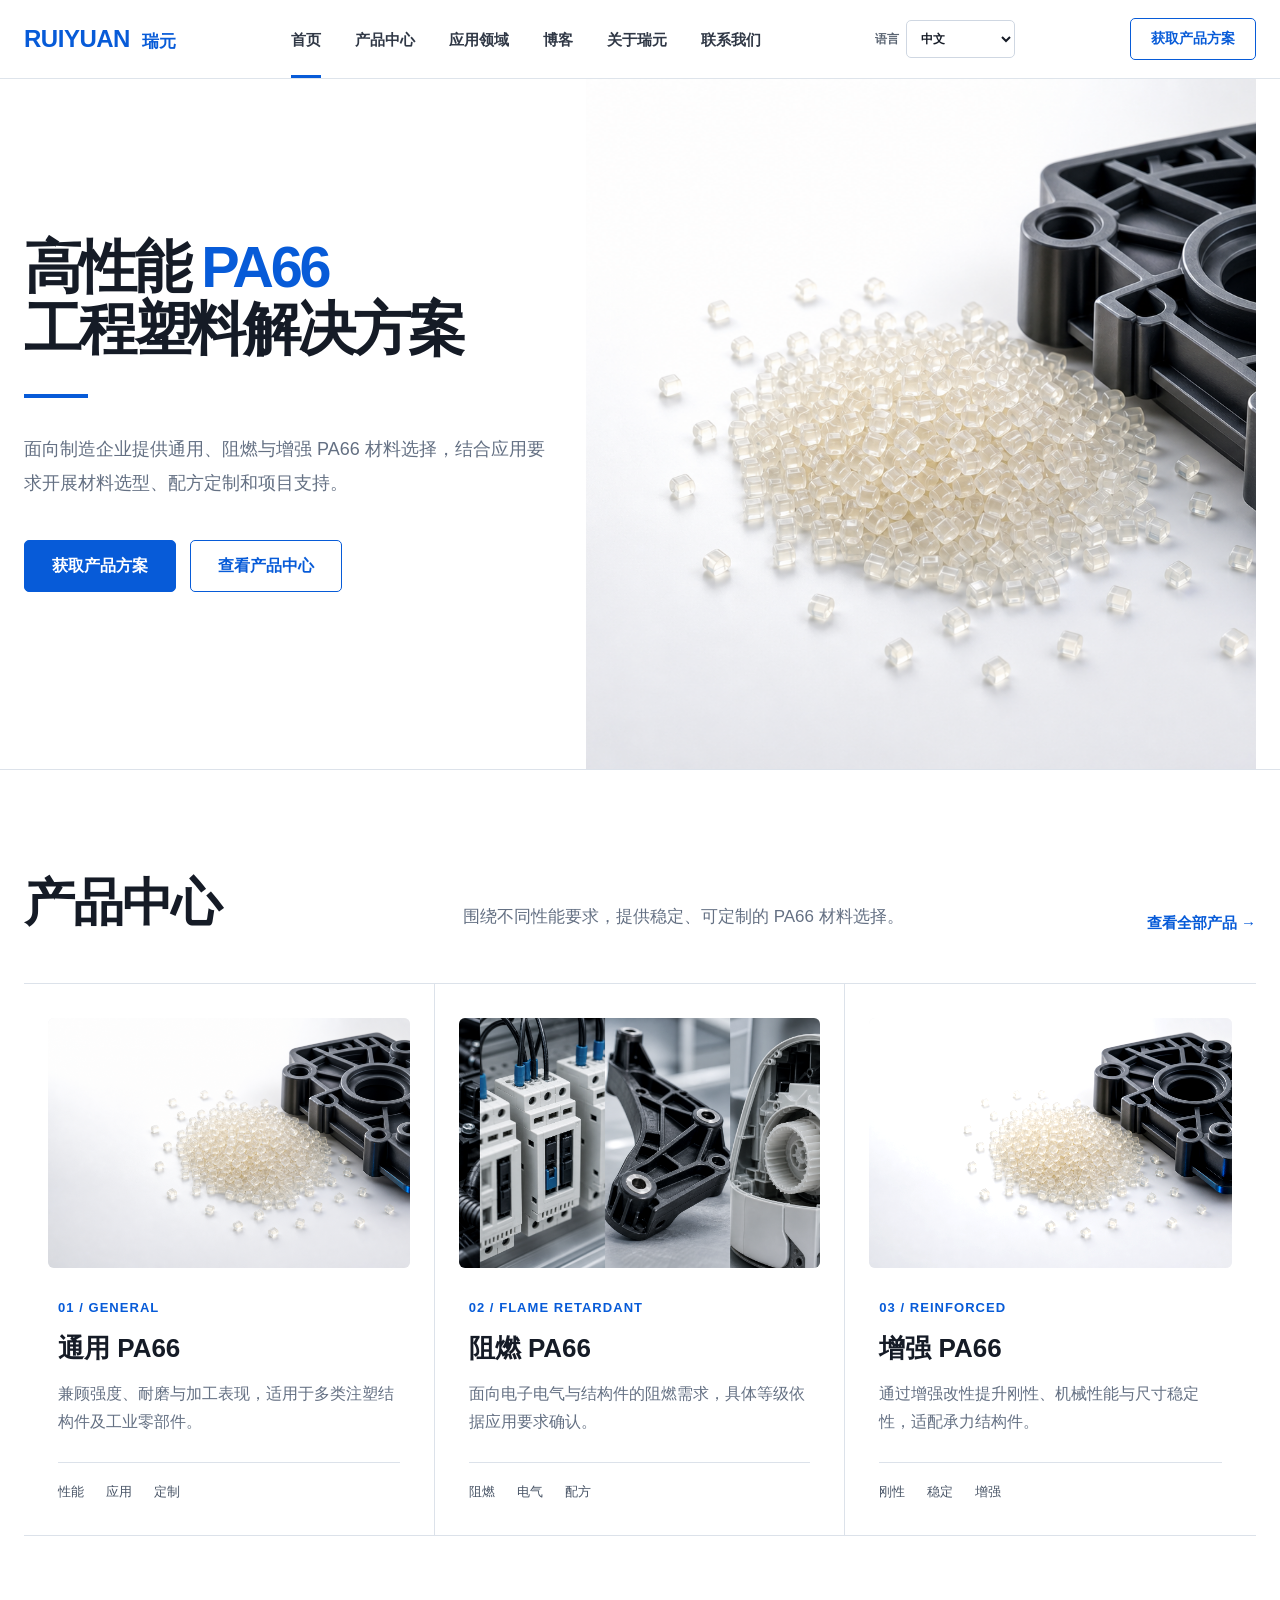
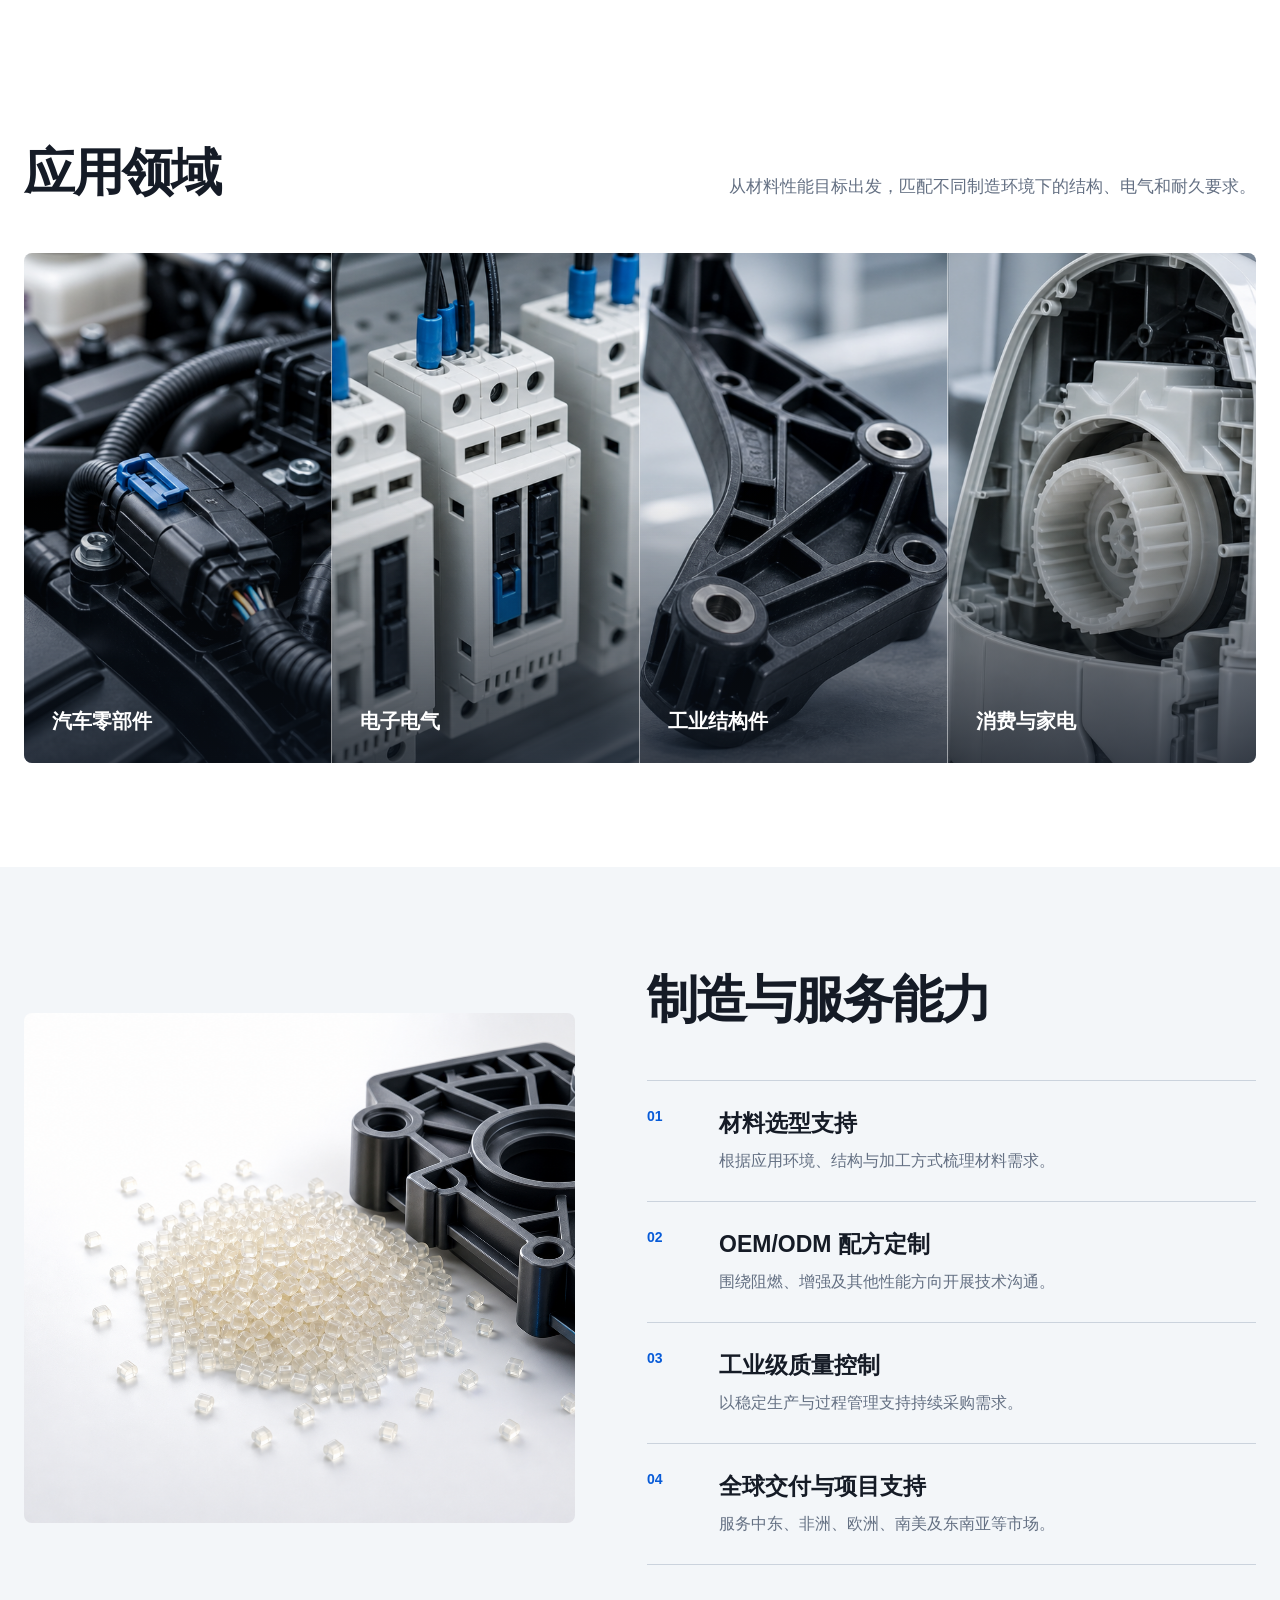
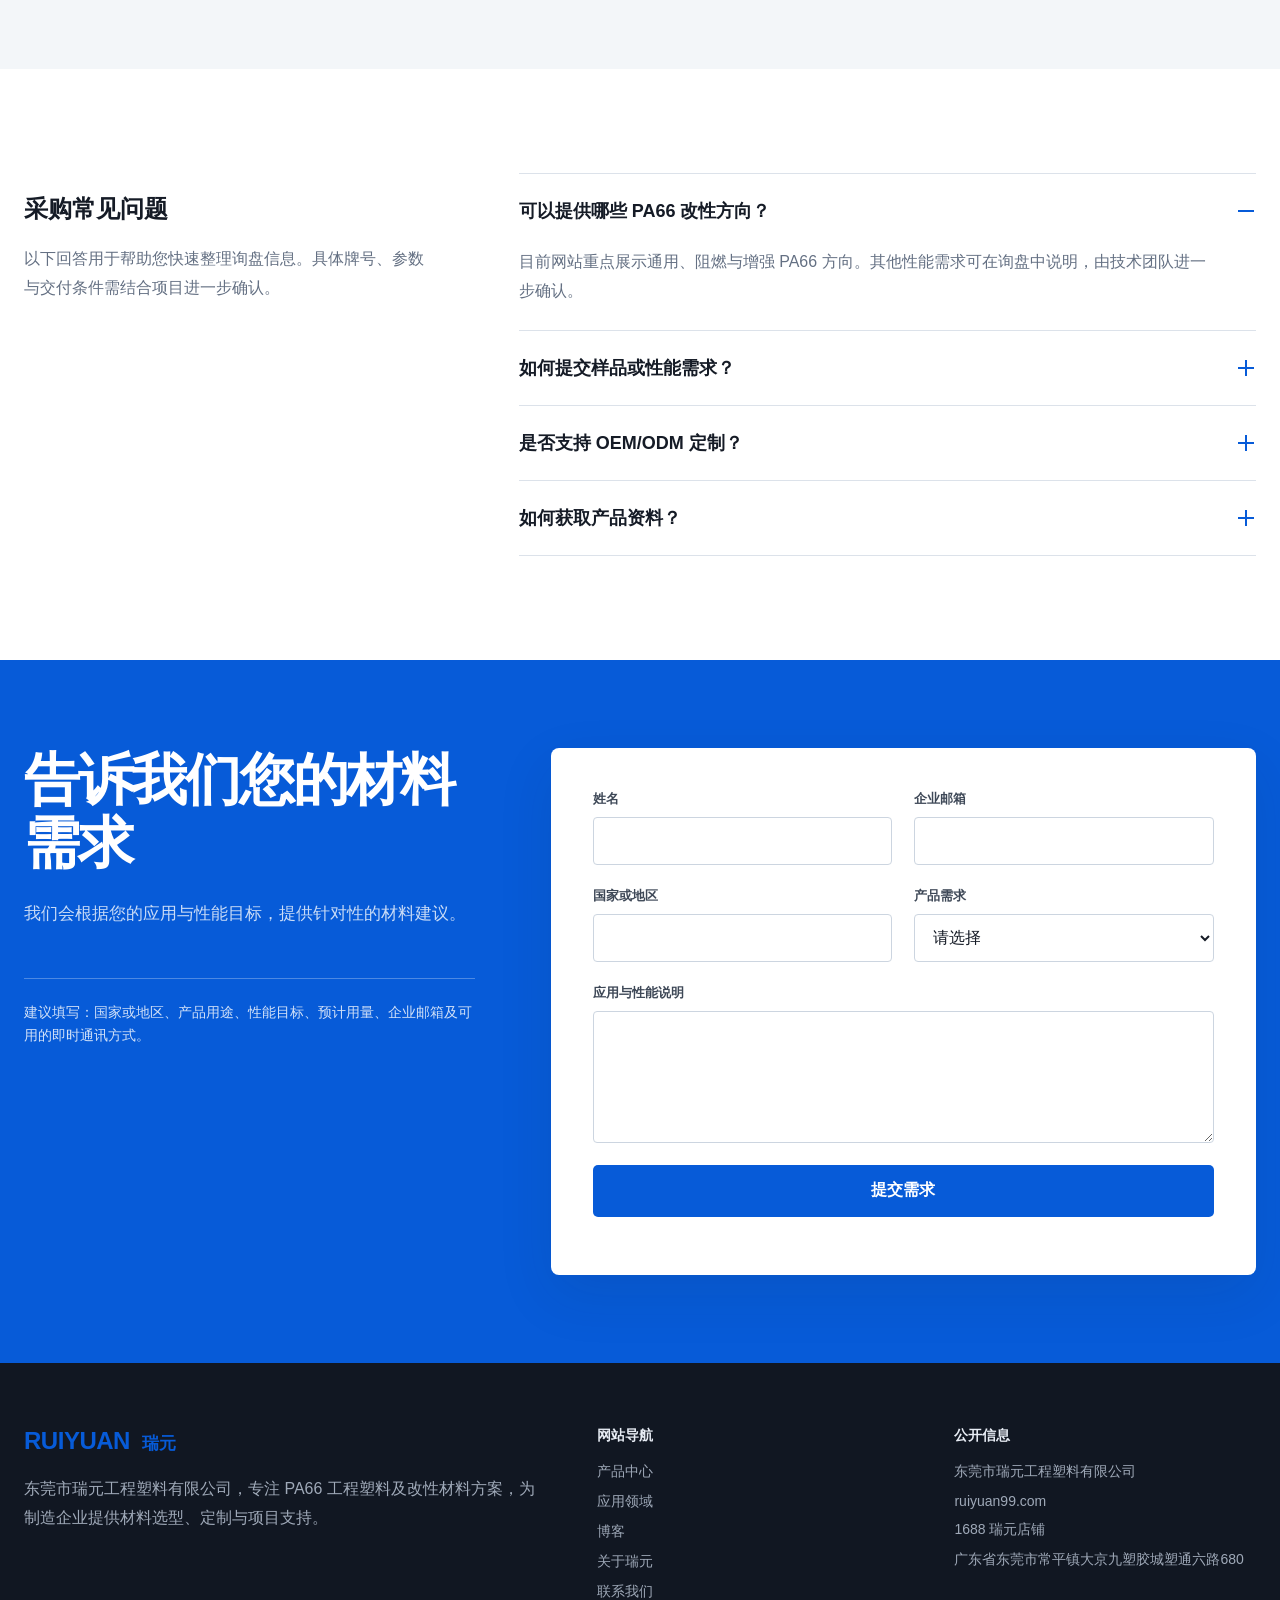
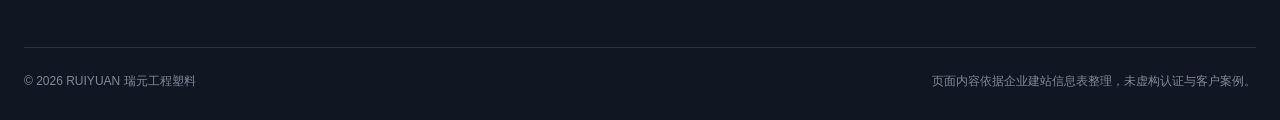
<file: index.html>
<!doctype html>
<html lang="zh-CN">
  <head>
    <meta charset="UTF-8" />
    <meta name="viewport" content="width=device-width, initial-scale=1.0" />
    <meta name="description" content="RUIYUAN 瑞元 PA66 工程塑料中文网站，提供通用、阻燃、增强 PA66 材料方案与定制支持。" />
    <title>RUIYUAN 瑞元 | PA66 工程塑料解决方案</title>
    <link rel="icon" href="data:," />
    <link rel="stylesheet" href="assets/styles.css" />
    <script src="assets/app.js" defer></script>
  </head>
  <body data-page="home">
    <div data-site-header></div>
    <main>
      <section class="hero">
        <div class="container hero-grid">
          <div class="hero-copy">
            <h1>高性能 <em>PA66</em><br />工程塑料解决方案</h1>
            <div class="hero-rule"></div>
            <p>
              面向制造企业提供通用、阻燃与增强 PA66 材料选择，结合应用要求开展材料选型、配方定制和项目支持。
            </p>
            <div class="hero-actions">
              <a class="btn" href="contact.html">获取产品方案</a>
              <a class="btn btn-secondary" href="products.html">查看产品中心</a>
            </div>
          </div>
          <div class="hero-media">
            <img src="assets/hero-pa66.png" alt="PA66 尼龙颗粒与精密注塑工业部件" />
          </div>
        </div>
      </section>

      <section class="section" id="products">
        <div class="container">
          <div class="section-head reveal">
            <div>
              <h2>产品中心</h2>
            </div>
            <p>围绕不同性能要求，提供稳定、可定制的 PA66 材料选择。</p>
            <a class="text-link" href="products.html">查看全部产品</a>
          </div>
          <div class="products-grid reveal">
            <article class="product-card">
              <div class="product-visual"><img src="assets/hero-pa66.png" alt="" /></div>
              <span class="product-index">01 / GENERAL</span>
              <h3>通用 PA66</h3>
              <p>兼顾强度、耐磨与加工表现，适用于多类注塑结构件及工业零部件。</p>
              <div class="spec-rail"><span>性能</span><span>应用</span><span>定制</span></div>
            </article>
            <article class="product-card">
              <div class="product-visual"><img src="assets/applications.png" alt="" /></div>
              <span class="product-index">02 / FLAME RETARDANT</span>
              <h3>阻燃 PA66</h3>
              <p>面向电子电气与结构件的阻燃需求，具体等级依据应用要求确认。</p>
              <div class="spec-rail"><span>阻燃</span><span>电气</span><span>配方</span></div>
            </article>
            <article class="product-card">
              <div class="product-visual"><img src="assets/hero-pa66.png" alt="" /></div>
              <span class="product-index">03 / REINFORCED</span>
              <h3>增强 PA66</h3>
              <p>通过增强改性提升刚性、机械性能与尺寸稳定性，适配承力结构件。</p>
              <div class="spec-rail"><span>刚性</span><span>稳定</span><span>增强</span></div>
            </article>
          </div>
        </div>
      </section>

      <section class="section" id="applications">
        <div class="container">
          <div class="section-head reveal">
            <h2>应用领域</h2>
            <p>从材料性能目标出发，匹配不同制造环境下的结构、电气和耐久要求。</p>
          </div>
          <div class="application-strip reveal" aria-label="PA66 应用领域">
            <div class="application-item"><span>汽车零部件</span></div>
            <div class="application-item"><span>电子电气</span></div>
            <div class="application-item"><span>工业结构件</span></div>
            <div class="application-item"><span>消费与家电</span></div>
          </div>
        </div>
      </section>

      <section class="section section-soft">
        <div class="container capability-grid">
          <div class="capability-media reveal">
            <img src="assets/hero-pa66.png" alt="PA66 材料与注塑结构件" />
          </div>
          <div class="reveal">
            <div class="section-head">
              <h2>制造与服务能力</h2>
            </div>
            <div class="capability-list">
              <div class="capability-item">
                <strong>01</strong>
                <div><h3>材料选型支持</h3><p>根据应用环境、结构与加工方式梳理材料需求。</p></div>
              </div>
              <div class="capability-item">
                <strong>02</strong>
                <div><h3>OEM/ODM 配方定制</h3><p>围绕阻燃、增强及其他性能方向开展技术沟通。</p></div>
              </div>
              <div class="capability-item">
                <strong>03</strong>
                <div><h3>工业级质量控制</h3><p>以稳定生产与过程管理支持持续采购需求。</p></div>
              </div>
              <div class="capability-item">
                <strong>04</strong>
                <div><h3>全球交付与项目支持</h3><p>服务中东、非洲、欧洲、南美及东南亚等市场。</p></div>
              </div>
            </div>
          </div>
        </div>
      </section>

      <section class="section">
        <div class="container faq-grid">
          <div class="faq-intro reveal">
            <h2>采购常见问题</h2>
            <p>以下回答用于帮助您快速整理询盘信息。具体牌号、参数与交付条件需结合项目进一步确认。</p>
          </div>
          <div class="faq-list reveal">
            <div class="faq-item open">
              <button class="faq-question" aria-expanded="true">可以提供哪些 PA66 改性方向？<span class="faq-plus"></span></button>
              <div class="faq-answer">目前网站重点展示通用、阻燃与增强 PA66 方向。其他性能需求可在询盘中说明，由技术团队进一步确认。</div>
            </div>
            <div class="faq-item">
              <button class="faq-question" aria-expanded="false">如何提交样品或性能需求？<span class="faq-plus"></span></button>
              <div class="faq-answer">建议提供应用场景、目标性能、加工方式、颜色、预计用量及现用材料信息，便于提高沟通效率。</div>
            </div>
            <div class="faq-item">
              <button class="faq-question" aria-expanded="false">是否支持 OEM/ODM 定制？<span class="faq-plus"></span></button>
              <div class="faq-answer">企业信息表注明支持 OEM/ODM。可围绕具体应用与性能目标沟通配方和供货方案。</div>
            </div>
            <div class="faq-item">
              <button class="faq-question" aria-expanded="false">如何获取产品资料？<span class="faq-plus"></span></button>
              <div class="faq-answer">请通过询盘表单留下企业邮箱、国家或地区和产品需求。正式产品资料需由企业确认后发送。</div>
            </div>
          </div>
        </div>
      </section>

      <section class="inquiry">
        <div class="container inquiry-grid">
          <div class="inquiry-copy reveal">
            <h2>告诉我们您的材料需求</h2>
            <p>我们会根据您的应用与性能目标，提供针对性的材料建议。</p>
            <div class="inquiry-note">建议填写：国家或地区、产品用途、性能目标、预计用量、企业邮箱及可用的即时通讯方式。</div>
          </div>
          <form class="inquiry-form reveal" data-inquiry-form>
            <div class="form-grid">
              <div class="field"><label for="home-name">姓名</label><input id="home-name" name="name" required /></div>
              <div class="field"><label for="home-email">企业邮箱</label><input id="home-email" name="email" type="email" required /></div>
              <div class="field"><label for="home-country">国家或地区</label><input id="home-country" name="country" required /></div>
              <div class="field">
                <label for="home-product">产品需求</label>
                <select id="home-product" name="product" required>
                  <option value="">请选择</option>
                  <option>通用 PA66</option><option>阻燃 PA66</option><option>增强 PA66</option><option>其他需求</option>
                </select>
              </div>
              <div class="field field-full"><label for="home-message">应用与性能说明</label><textarea id="home-message" name="message" required></textarea></div>
            </div>
            <button class="btn form-submit" type="submit">提交需求</button>
            <p class="form-status" aria-live="polite"></p>
          </form>
        </div>
      </section>
    </main>
    <div data-site-footer></div>
  </body>
</html>
</file>
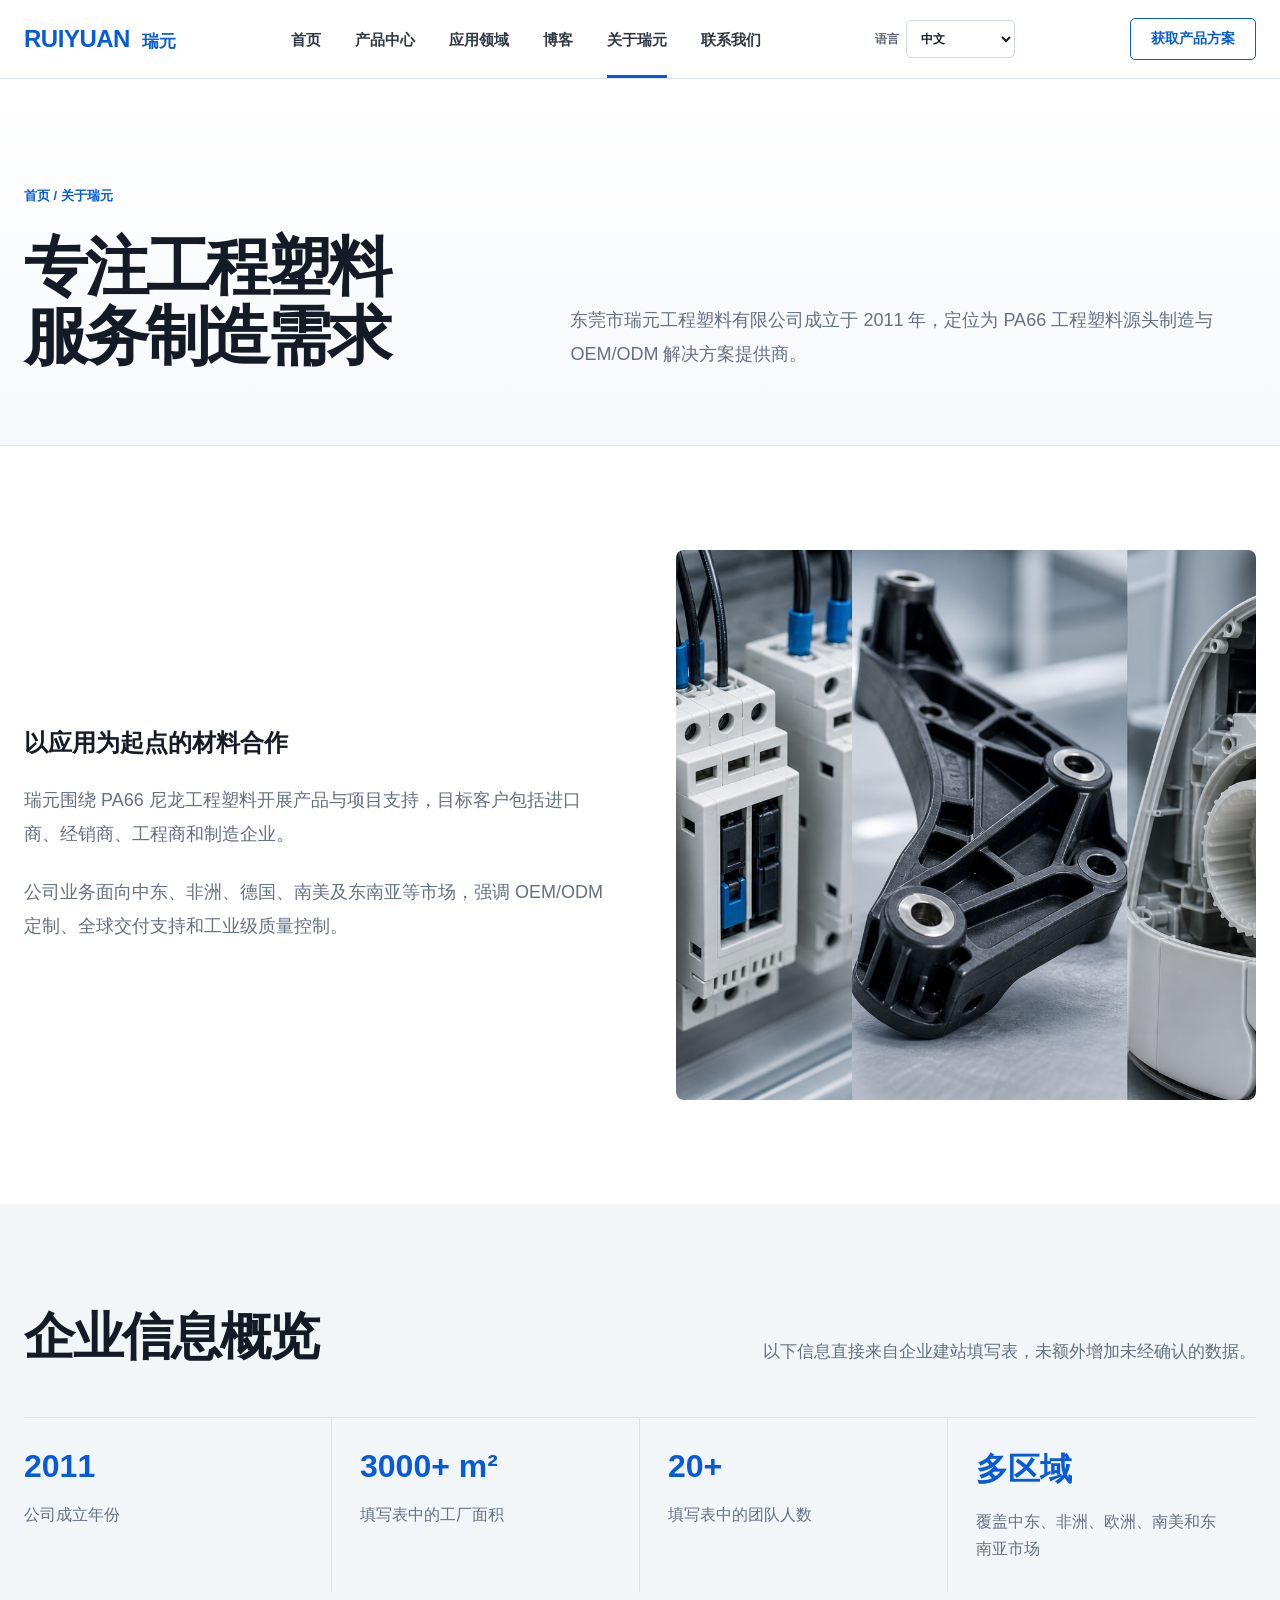
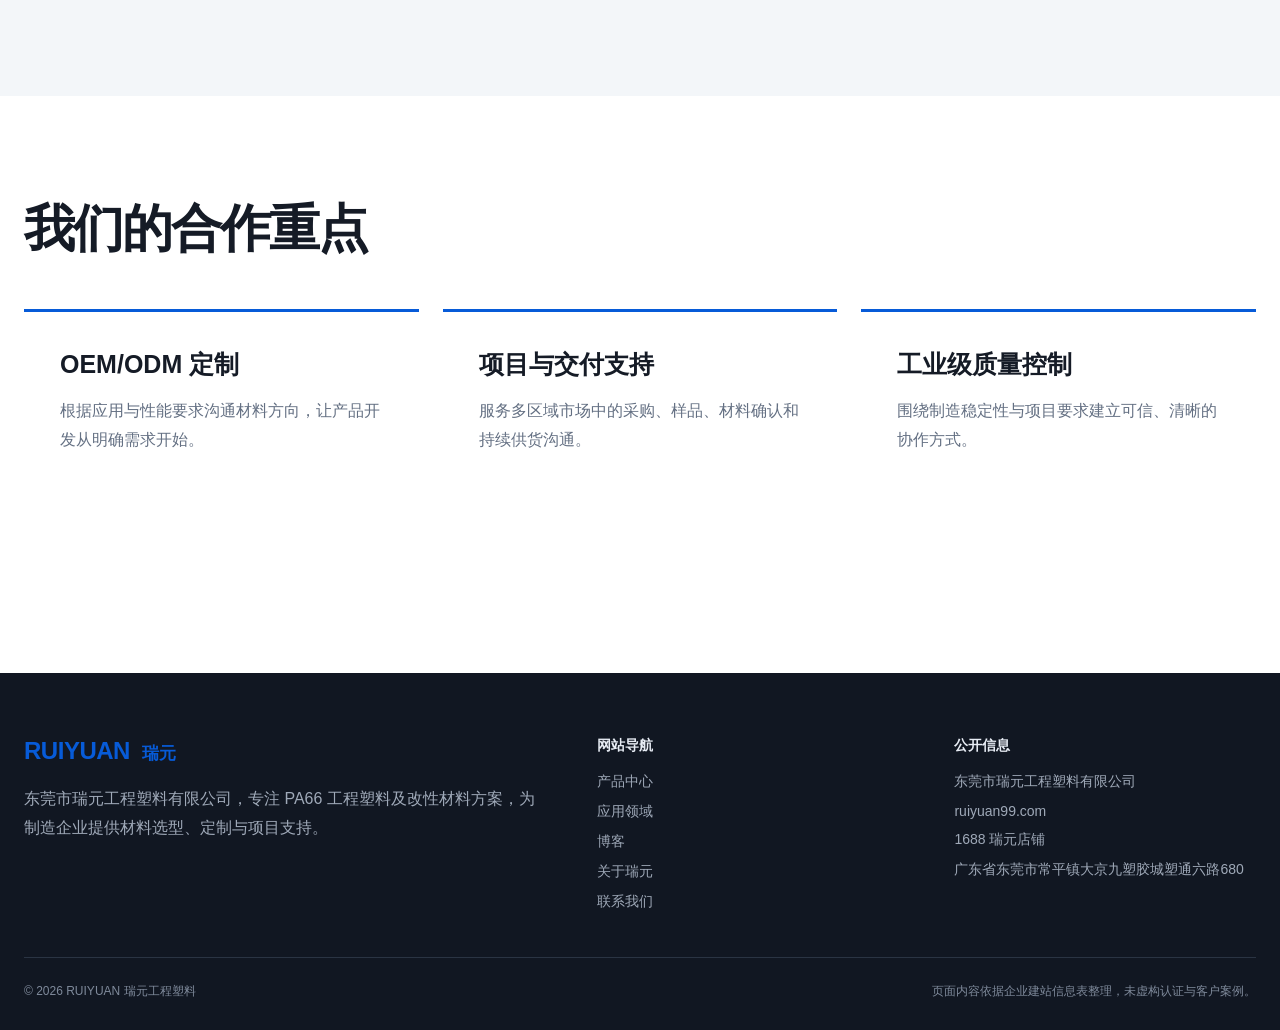
<file: about.html>
<!doctype html>
<html lang="zh-CN">
  <head>
    <meta charset="UTF-8" />
    <meta name="viewport" content="width=device-width, initial-scale=1.0" />
    <meta name="description" content="了解东莞市瑞元工程塑料有限公司与 RUIYUAN 品牌。" />
    <title>关于瑞元 | RUIYUAN 瑞元</title>
    <link rel="icon" href="data:," />
    <link rel="stylesheet" href="assets/styles.css" />
    <script src="assets/app.js" defer></script>
  </head>
  <body data-page="about">
    <div data-site-header></div>
    <main>
      <section class="page-hero">
        <div class="container page-hero-grid">
          <div>
            <div class="breadcrumbs">首页 / 关于瑞元</div>
            <h1>专注工程塑料<br />服务制造需求</h1>
          </div>
          <p>东莞市瑞元工程塑料有限公司成立于 2011 年，定位为 PA66 工程塑料源头制造与 OEM/ODM 解决方案提供商。</p>
        </div>
      </section>

      <section class="section">
        <div class="container detail-grid">
          <div class="detail-copy reveal">
            <h2>以应用为起点的材料合作</h2>
            <p class="lead">瑞元围绕 PA66 尼龙工程塑料开展产品与项目支持，目标客户包括进口商、经销商、工程商和制造企业。</p>
            <p class="lead">公司业务面向中东、非洲、德国、南美及东南亚等市场，强调 OEM/ODM 定制、全球交付支持和工业级质量控制。</p>
          </div>
          <div class="detail-media reveal">
            <img src="assets/applications.png" alt="PA66 工程塑料应用场景" />
          </div>
        </div>
      </section>

      <section class="section section-soft">
        <div class="container">
          <div class="section-head reveal">
            <h2>企业信息概览</h2>
            <p>以下信息直接来自企业建站填写表，未额外增加未经确认的数据。</p>
          </div>
          <div class="timeline reveal">
            <div class="timeline-item"><strong>2011</strong><p>公司成立年份</p></div>
            <div class="timeline-item"><strong>3000+ m²</strong><p>填写表中的工厂面积</p></div>
            <div class="timeline-item"><strong>20+</strong><p>填写表中的团队人数</p></div>
            <div class="timeline-item"><strong>多区域</strong><p>覆盖中东、非洲、欧洲、南美和东南亚市场</p></div>
          </div>
        </div>
      </section>

      <section class="section">
        <div class="container">
          <div class="section-head reveal"><h2>我们的合作重点</h2></div>
          <div class="value-grid">
            <article class="value-item reveal"><h3>OEM/ODM 定制</h3><p>根据应用与性能要求沟通材料方向，让产品开发从明确需求开始。</p></article>
            <article class="value-item reveal"><h3>项目与交付支持</h3><p>服务多区域市场中的采购、样品、材料确认和持续供货沟通。</p></article>
            <article class="value-item reveal"><h3>工业级质量控制</h3><p>围绕制造稳定性与项目要求建立可信、清晰的协作方式。</p></article>
          </div>
        </div>
      </section>
    </main>
    <div data-site-footer></div>
  </body>
</html>
</file>
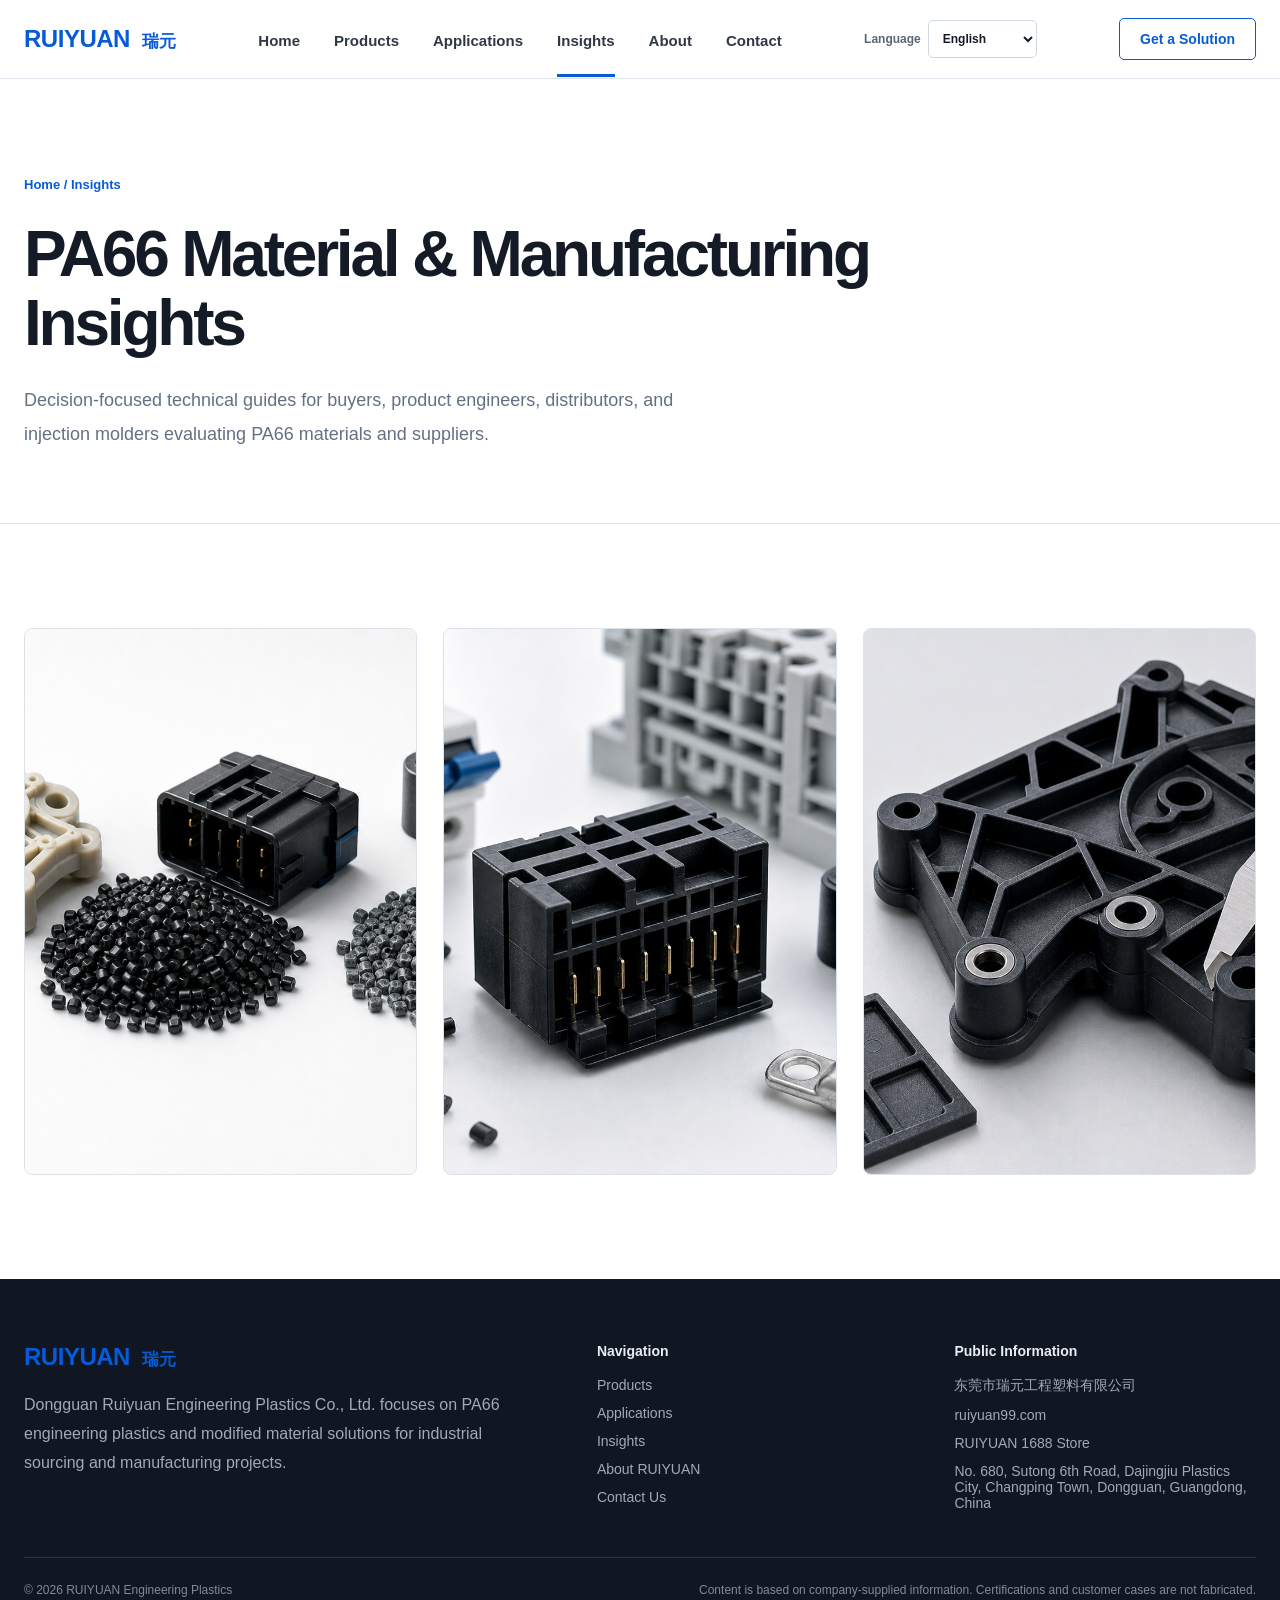
<file: blog-en.html>
<!doctype html>
<html lang="en">
  <head>
    <meta charset="UTF-8" />
    <meta name="viewport" content="width=device-width, initial-scale=1.0" />
    <meta name="description" content="Practical PA66 engineering plastic guides for overseas buyers, engineers, importers, distributors, and injection molding manufacturers." />
    <meta name="keywords" content="PA66 blog, PA66 supplier, nylon 66 material selection, flame retardant PA66, glass filled PA66" />
    <link rel="canonical" href="https://ruiyuan99.com/blog-en.html" />
    <title>PA66 Engineering Plastics Insights | RUIYUAN</title>
    <link rel="icon" href="data:," />
    <link rel="stylesheet" href="assets/styles.css" />
    <script src="assets/app.js" defer></script>
  </head>
  <body data-page="blog">
    <div data-site-header></div>
    <main>
      <section class="blog-hero">
        <div class="container">
          <div class="breadcrumbs">Home / Insights</div>
          <h1>PA66 Material &amp; Manufacturing Insights</h1>
          <p>Decision-focused technical guides for buyers, product engineers, distributors, and injection molders evaluating PA66 materials and suppliers.</p>
        </div>
      </section>
      <section class="section">
        <div class="container blog-grid">
          <article class="blog-card reveal">
            <a class="blog-card-image" href="pa6-vs-pa66-material-selection-guide.html">
              <img src="assets/blog-pa66-selection.png" alt="PA6 and PA66 resin and molded component comparison" />
            </a>
            <div class="blog-card-body">
              <div class="article-meta"><span>Material Selection</span><span>Buyer Guide</span></div>
              <h2><a href="pa6-vs-pa66-material-selection-guide.html">PA6 vs PA66: How to Choose the Right Nylon for Injection-Molded Parts</a></h2>
              <p>Compare thermal margin, moisture, strength, processing, factory validation, shipment inspection, and total project cost.</p>
              <a class="text-link" href="pa6-vs-pa66-material-selection-guide.html">Read the full guide</a>
            </div>
          </article>
          <article class="blog-card reveal">
            <a class="blog-card-image" href="flame-retardant-pa66-electrical-connectors-guide.html">
              <img src="assets/blog-flame-retardant-pa66.png" alt="Flame-retardant PA66 electrical connector materials" />
            </a>
            <div class="blog-card-body">
              <div class="article-meta"><span>Electrical Materials</span><span>Specification Guide</span></div>
              <h2><a href="flame-retardant-pa66-electrical-connectors-guide.html">How to Specify Flame-Retardant PA66 for Electrical Connectors</a></h2>
              <p>Turn UL 94, thickness, CTI, glow-wire, color, processing, and documentation into a usable procurement specification.</p>
              <a class="text-link" href="flame-retardant-pa66-electrical-connectors-guide.html">Read the full guide</a>
            </div>
          </article>
          <article class="blog-card reveal">
            <a class="blog-card-image" href="glass-filled-pa66-injection-molding-guide.html">
              <img src="assets/blog-reinforced-pa66-molding.png" alt="Glass-filled PA66 molding and dimensional inspection" />
            </a>
            <div class="blog-card-body">
              <div class="article-meta"><span>Injection Molding</span><span>Problem-Solving Guide</span></div>
              <h2><a href="glass-filled-pa66-injection-molding-guide.html">Glass-Filled PA66 Injection Molding: Defect Guide for Buyers and Molders</a></h2>
              <p>Troubleshoot warpage, exposed fiber, brittle parts, dimensional drift, short shots, tooling, drying, and shipment controls.</p>
              <a class="text-link" href="glass-filled-pa66-injection-molding-guide.html">Read the full guide</a>
            </div>
          </article>
        </div>
      </section>
    </main>
    <div data-site-footer></div>
  </body>
</html>
</file>
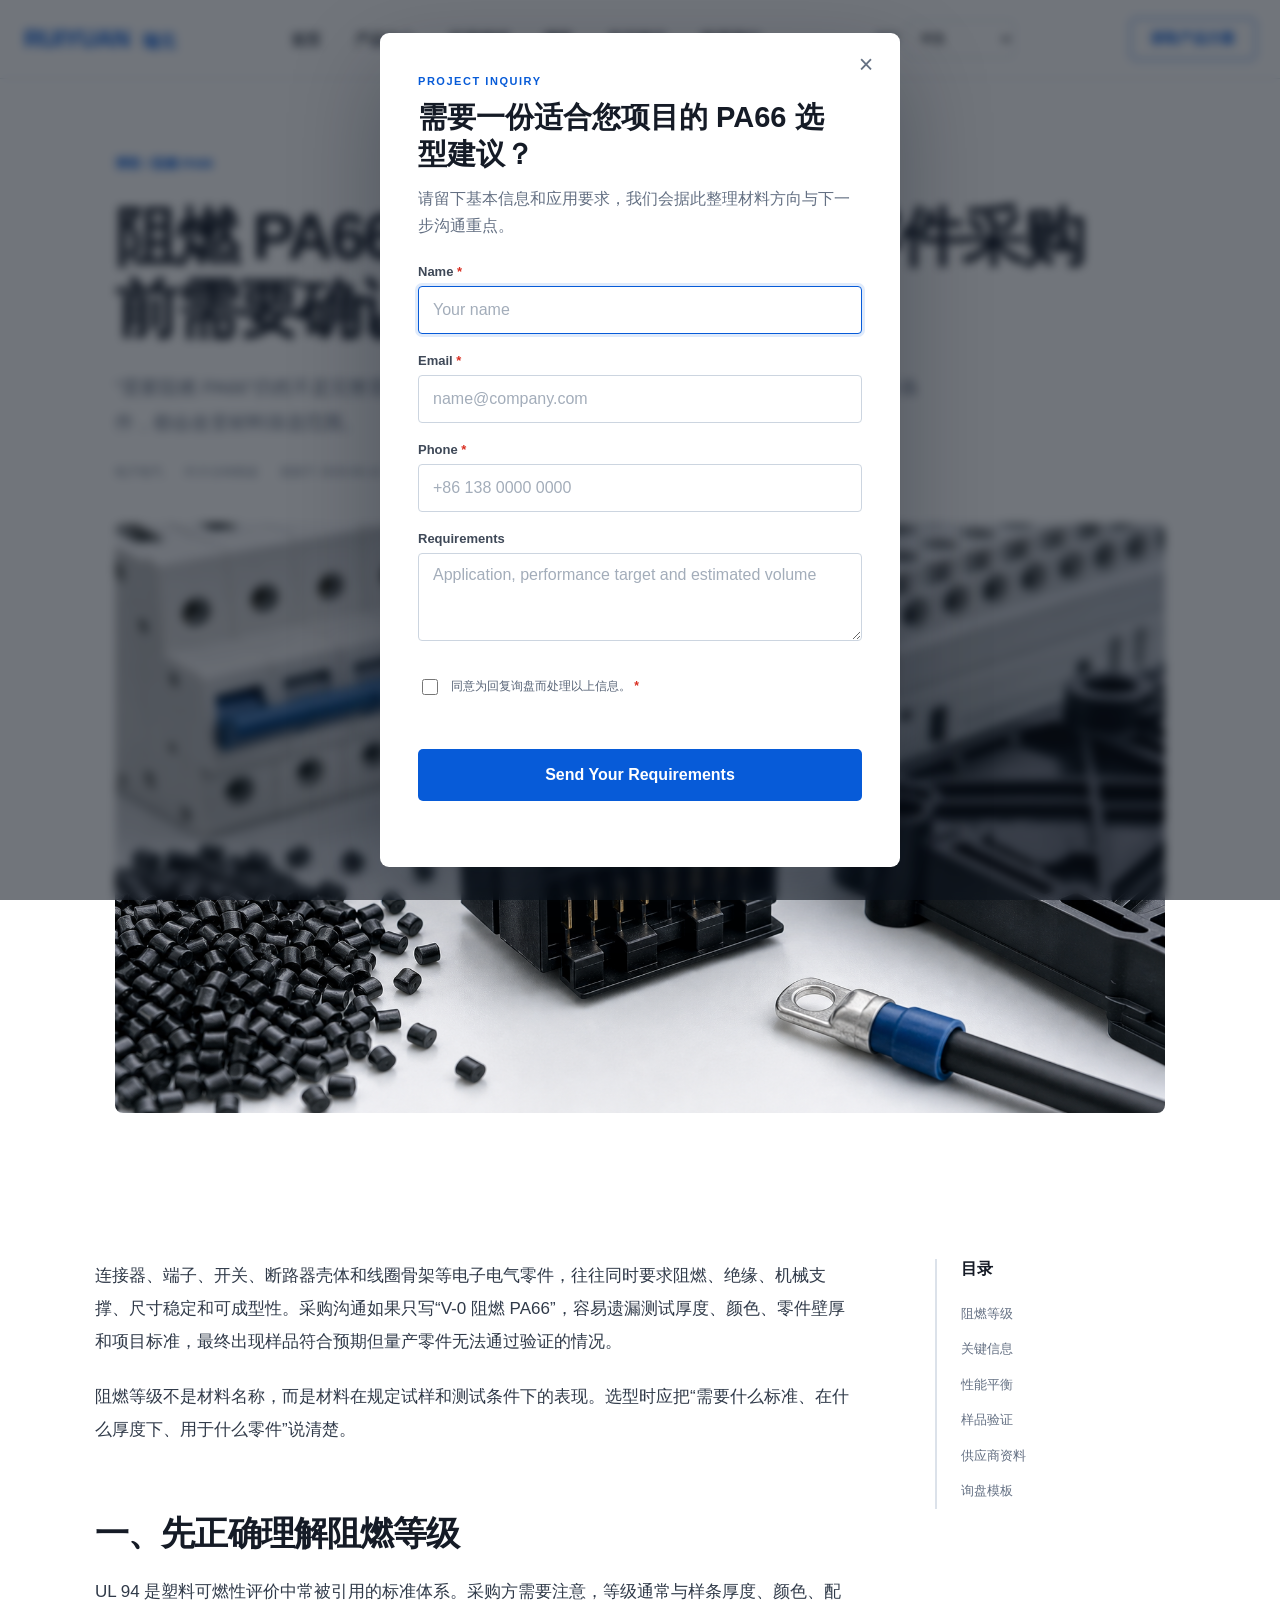
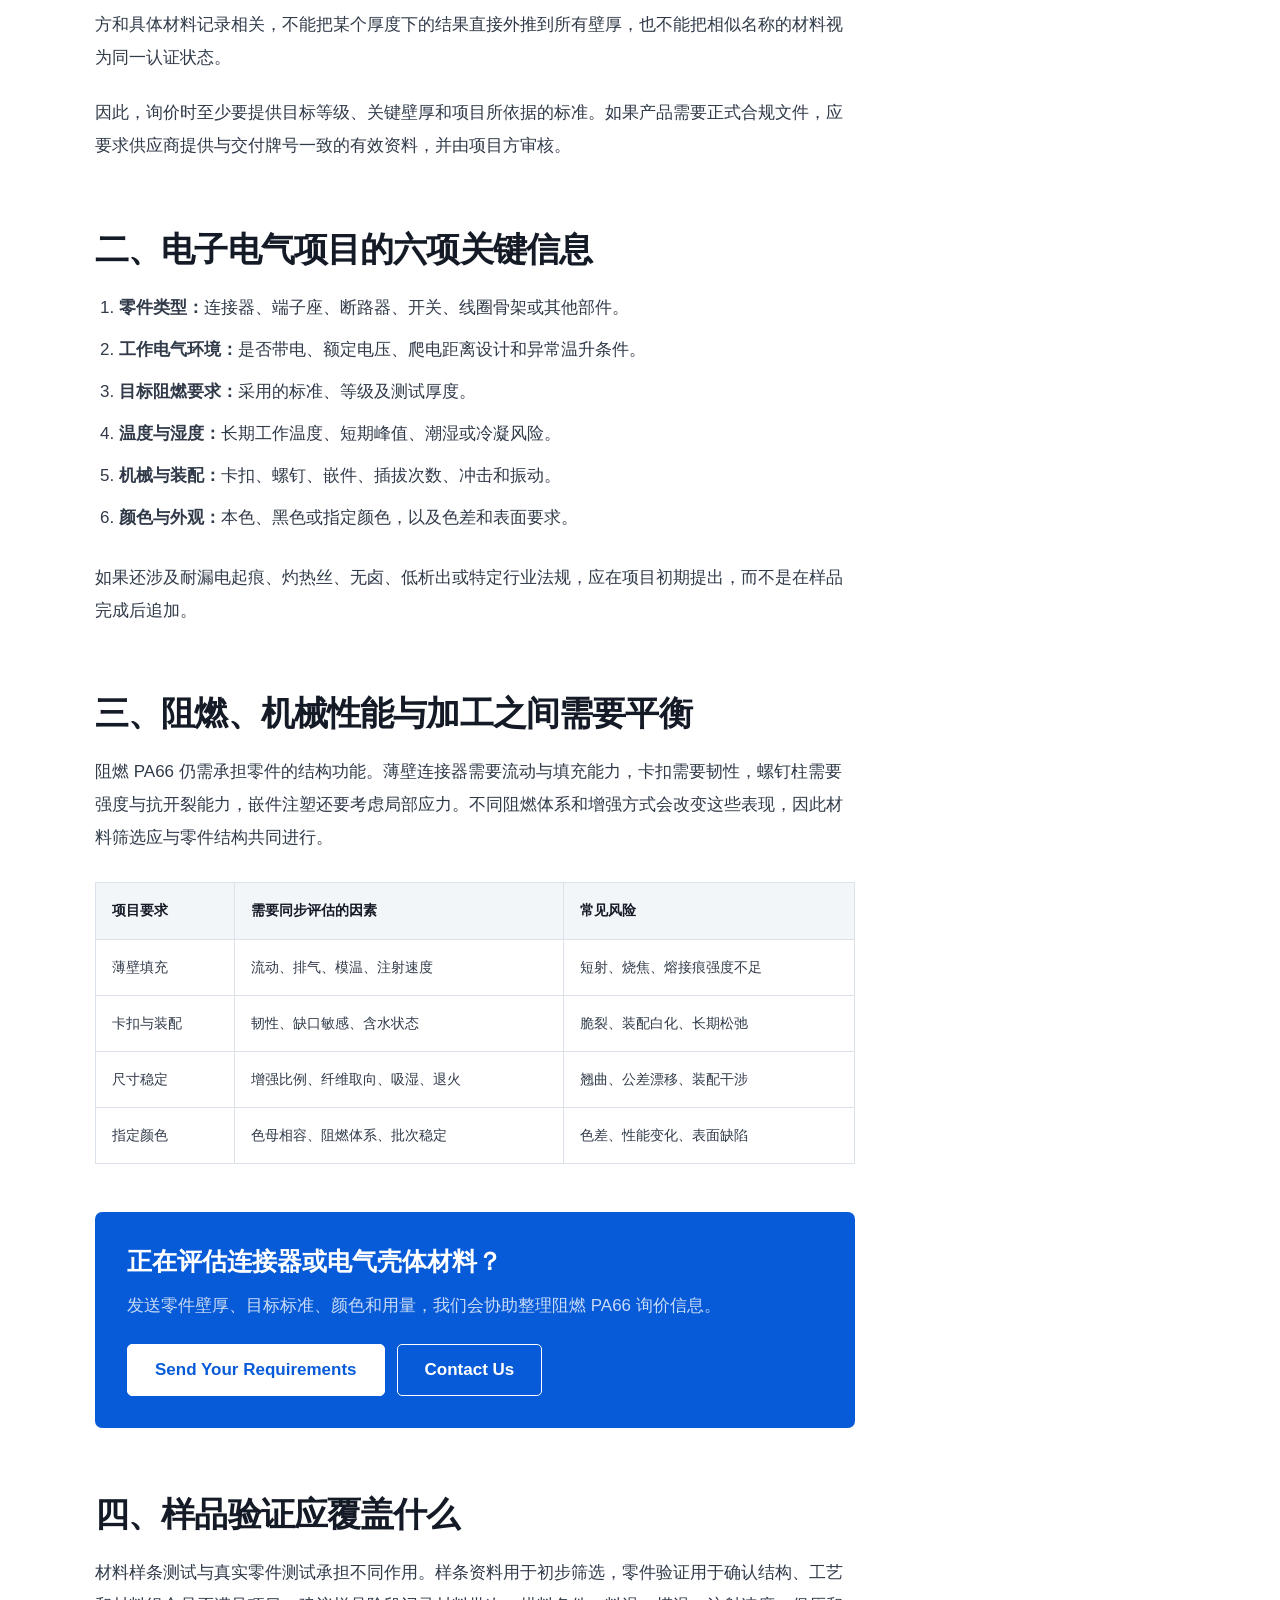
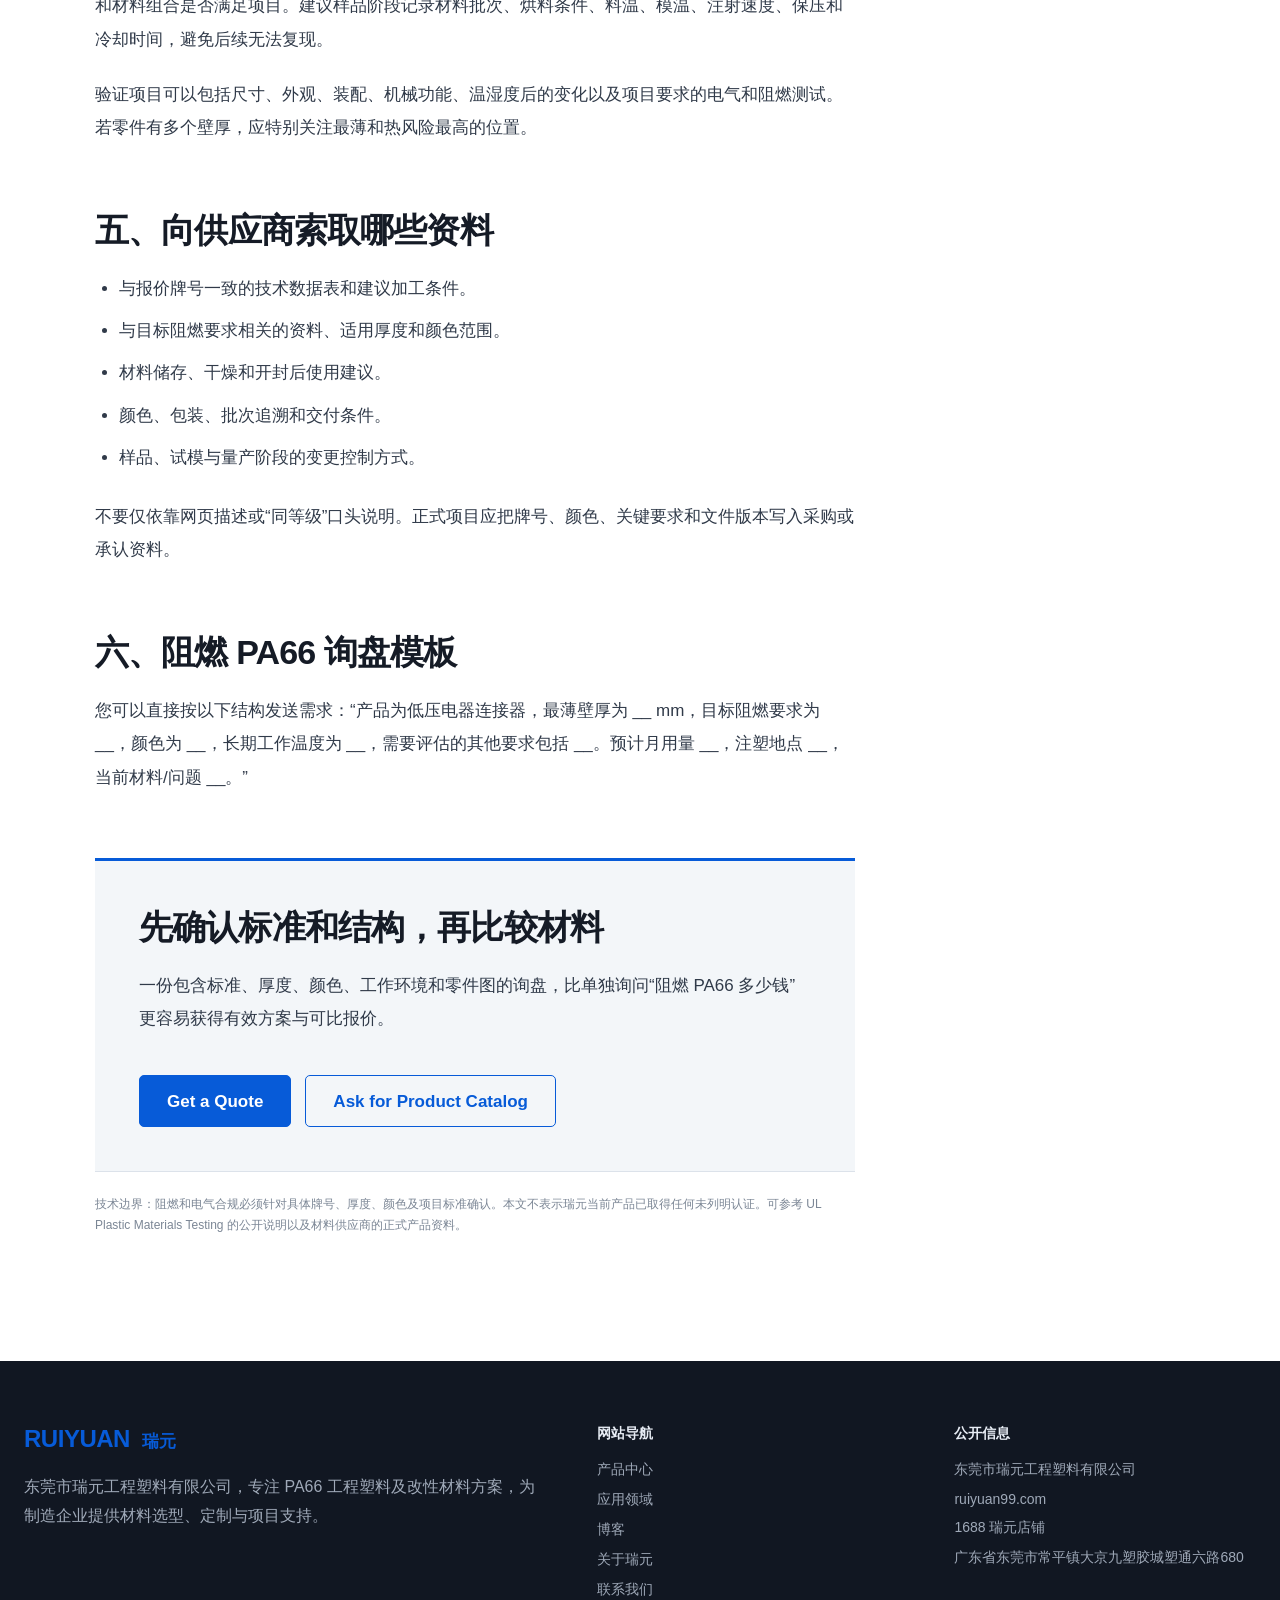
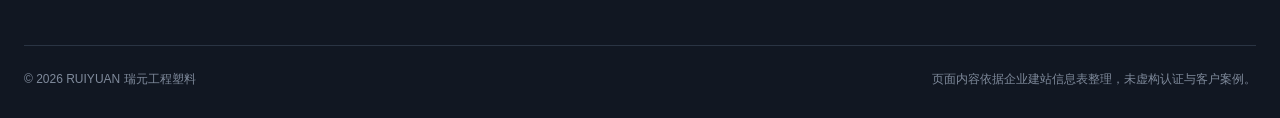
<file: blog-flame-retardant-pa66.html>
<!doctype html>
<html lang="zh-CN">
  <head>
    <meta charset="UTF-8" />
    <meta name="viewport" content="width=device-width, initial-scale=1.0" />
    <meta name="description" content="阻燃 PA66 选型指南：说明电子电气零件采购时需要确认的阻燃等级、测试厚度、颜色、结构与验证信息。" />
    <meta name="keywords" content="阻燃PA66,电子电气PA66,PA66阻燃等级,连接器材料,断路器塑料" />
    <meta property="og:title" content="阻燃 PA66 选型：电子电气零件采购前需要确认什么" />
    <meta property="og:description" content="从标准、厚度、电气环境和注塑结构出发，提高阻燃 PA66 询价与打样效率。" />
    <meta property="og:image" content="assets/blog-flame-retardant-pa66.png" />
    <title>阻燃 PA66 选型：电子电气零件采购前需要确认什么 | 瑞元</title>
    <link rel="icon" href="data:," />
    <link rel="stylesheet" href="assets/styles.css" />
    <script src="assets/app.js" defer></script>
  </head>
  <body data-page="blog" data-article="flame-retardant-pa66">
    <div data-site-header></div>
    <main>
      <article>
        <header class="article-hero">
          <div class="container article-hero-inner">
            <div class="breadcrumbs"><a href="blog.html">博客</a> / 阻燃 PA66</div>
            <h1>阻燃 PA66 选型：电子电气零件采购前需要确认什么</h1>
            <p class="article-deck">“需要阻燃 PA66”仍然不是完整需求。标准、测试厚度、颜色、电气环境、零件结构和长期工作条件，都会改变材料筛选范围。</p>
            <div class="article-meta"><span>电子电气</span><span>约 9 分钟阅读</span><span>更新于 2026-06-14</span></div>
            <img class="article-cover" src="assets/blog-flame-retardant-pa66.png" alt="阻燃 PA66 连接器、断路器和端子应用" />
          </div>
        </header>
        <section class="section">
          <div class="container article-layout">
            <div class="article-body">
              <p>连接器、端子、开关、断路器壳体和线圈骨架等电子电气零件，往往同时要求阻燃、绝缘、机械支撑、尺寸稳定和可成型性。采购沟通如果只写“V-0 阻燃 PA66”，容易遗漏测试厚度、颜色、零件壁厚和项目标准，最终出现样品符合预期但量产零件无法通过验证的情况。</p>
              <p>阻燃等级不是材料名称，而是材料在规定试样和测试条件下的表现。选型时应把“需要什么标准、在什么厚度下、用于什么零件”说清楚。</p>

              <h2 id="rating">一、先正确理解阻燃等级</h2>
              <p>UL 94 是塑料可燃性评价中常被引用的标准体系。采购方需要注意，等级通常与样条厚度、颜色、配方和具体材料记录相关，不能把某个厚度下的结果直接外推到所有壁厚，也不能把相似名称的材料视为同一认证状态。</p>
              <p>因此，询价时至少要提供目标等级、关键壁厚和项目所依据的标准。如果产品需要正式合规文件，应要求供应商提供与交付牌号一致的有效资料，并由项目方审核。</p>

              <h2 id="requirements">二、电子电气项目的六项关键信息</h2>
              <ol>
                <li><strong>零件类型：</strong>连接器、端子座、断路器、开关、线圈骨架或其他部件。</li>
                <li><strong>工作电气环境：</strong>是否带电、额定电压、爬电距离设计和异常温升条件。</li>
                <li><strong>目标阻燃要求：</strong>采用的标准、等级及测试厚度。</li>
                <li><strong>温度与湿度：</strong>长期工作温度、短期峰值、潮湿或冷凝风险。</li>
                <li><strong>机械与装配：</strong>卡扣、螺钉、嵌件、插拔次数、冲击和振动。</li>
                <li><strong>颜色与外观：</strong>本色、黑色或指定颜色，以及色差和表面要求。</li>
              </ol>
              <p>如果还涉及耐漏电起痕、灼热丝、无卤、低析出或特定行业法规，应在项目初期提出，而不是在样品完成后追加。</p>

              <h2 id="balance">三、阻燃、机械性能与加工之间需要平衡</h2>
              <p>阻燃 PA66 仍需承担零件的结构功能。薄壁连接器需要流动与填充能力，卡扣需要韧性，螺钉柱需要强度与抗开裂能力，嵌件注塑还要考虑局部应力。不同阻燃体系和增强方式会改变这些表现，因此材料筛选应与零件结构共同进行。</p>
              <table>
                <thead><tr><th>项目要求</th><th>需要同步评估的因素</th><th>常见风险</th></tr></thead>
                <tbody>
                  <tr><td>薄壁填充</td><td>流动、排气、模温、注射速度</td><td>短射、烧焦、熔接痕强度不足</td></tr>
                  <tr><td>卡扣与装配</td><td>韧性、缺口敏感、含水状态</td><td>脆裂、装配白化、长期松弛</td></tr>
                  <tr><td>尺寸稳定</td><td>增强比例、纤维取向、吸湿、退火</td><td>翘曲、公差漂移、装配干涉</td></tr>
                  <tr><td>指定颜色</td><td>色母相容、阻燃体系、批次稳定</td><td>色差、性能变化、表面缺陷</td></tr>
                </tbody>
              </table>

              <aside class="article-cta">
                <h3>正在评估连接器或电气壳体材料？</h3>
                <p>发送零件壁厚、目标标准、颜色和用量，我们会协助整理阻燃 PA66 询价信息。</p>
                <div class="article-cta-actions">
                  <button class="btn" type="button" data-open-inquiry>Send Your Requirements</button>
                  <a class="btn btn-secondary" href="contact.html">Contact Us</a>
                </div>
              </aside>

              <h2 id="samples">四、样品验证应覆盖什么</h2>
              <p>材料样条测试与真实零件测试承担不同作用。样条资料用于初步筛选，零件验证用于确认结构、工艺和材料组合是否满足项目。建议样品阶段记录材料批次、烘料条件、料温、模温、注射速度、保压和冷却时间，避免后续无法复现。</p>
              <p>验证项目可以包括尺寸、外观、装配、机械功能、温湿度后的变化以及项目要求的电气和阻燃测试。若零件有多个壁厚，应特别关注最薄和热风险最高的位置。</p>

              <h2 id="supplier">五、向供应商索取哪些资料</h2>
              <ul>
                <li>与报价牌号一致的技术数据表和建议加工条件。</li>
                <li>与目标阻燃要求相关的资料、适用厚度和颜色范围。</li>
                <li>材料储存、干燥和开封后使用建议。</li>
                <li>颜色、包装、批次追溯和交付条件。</li>
                <li>样品、试模与量产阶段的变更控制方式。</li>
              </ul>
              <p>不要仅依靠网页描述或“同等级”口头说明。正式项目应把牌号、颜色、关键要求和文件版本写入采购或承认资料。</p>

              <h2 id="brief">六、阻燃 PA66 询盘模板</h2>
              <p>您可以直接按以下结构发送需求：“产品为低压电器连接器，最薄壁厚为 __ mm，目标阻燃要求为 __，颜色为 __，长期工作温度为 __，需要评估的其他要求包括 __。预计月用量 __，注塑地点 __，当前材料/问题 __。”</p>

              <section class="article-end">
                <h2>先确认标准和结构，再比较材料</h2>
                <p>一份包含标准、厚度、颜色、工作环境和零件图的询盘，比单独询问“阻燃 PA66 多少钱”更容易获得有效方案与可比报价。</p>
                <div class="page-actions">
                  <button class="btn" type="button" data-open-inquiry>Get a Quote</button>
                  <a class="btn btn-secondary" href="contact.html">Ask for Product Catalog</a>
                </div>
              </section>
              <p class="source-note">技术边界：阻燃和电气合规必须针对具体牌号、厚度、颜色及项目标准确认。本文不表示瑞元当前产品已取得任何未列明认证。可参考 UL Plastic Materials Testing 的公开说明以及材料供应商的正式产品资料。</p>
            </div>
            <nav class="article-toc" aria-label="文章目录">
              <strong>目录</strong>
              <a href="#rating">阻燃等级</a>
              <a href="#requirements">关键信息</a>
              <a href="#balance">性能平衡</a>
              <a href="#samples">样品验证</a>
              <a href="#supplier">供应商资料</a>
              <a href="#brief">询盘模板</a>
            </nav>
          </div>
        </section>
      </article>
    </main>
    <div data-site-footer></div>
  </body>
</html>
</file>
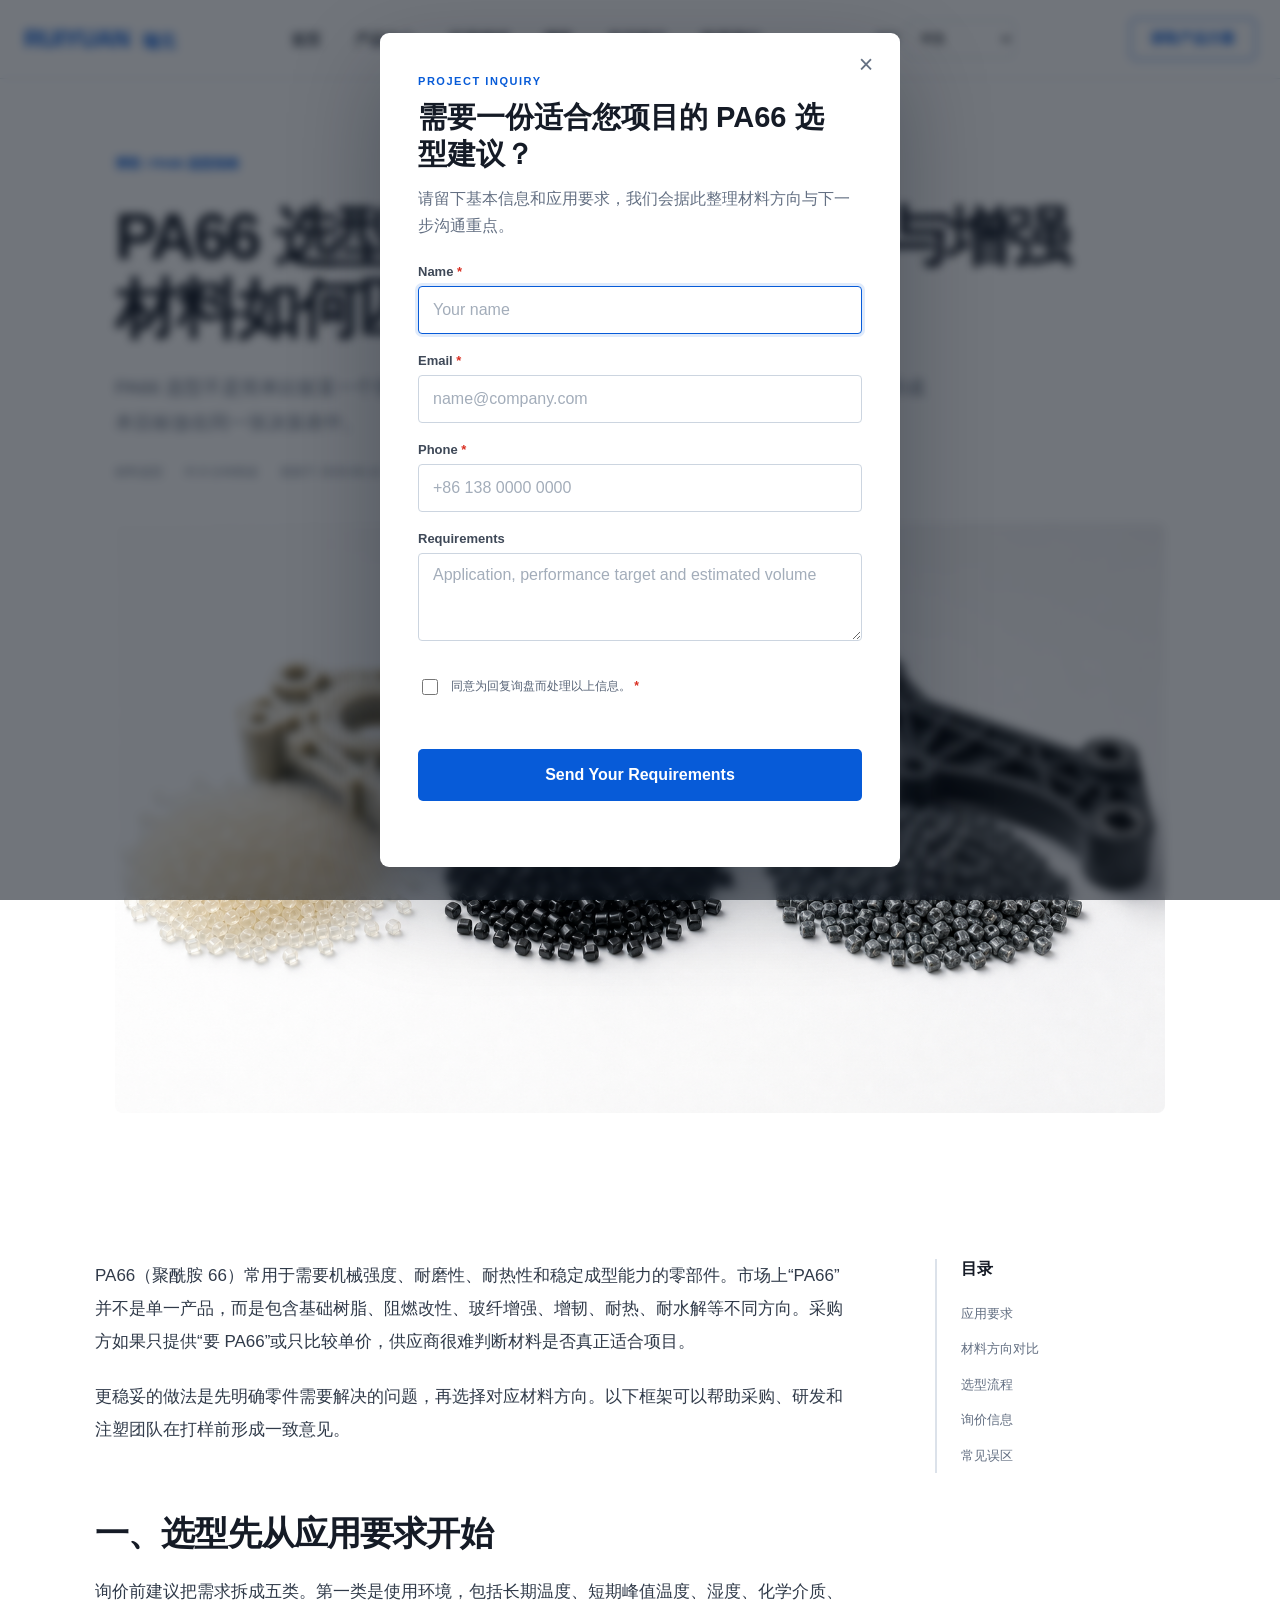
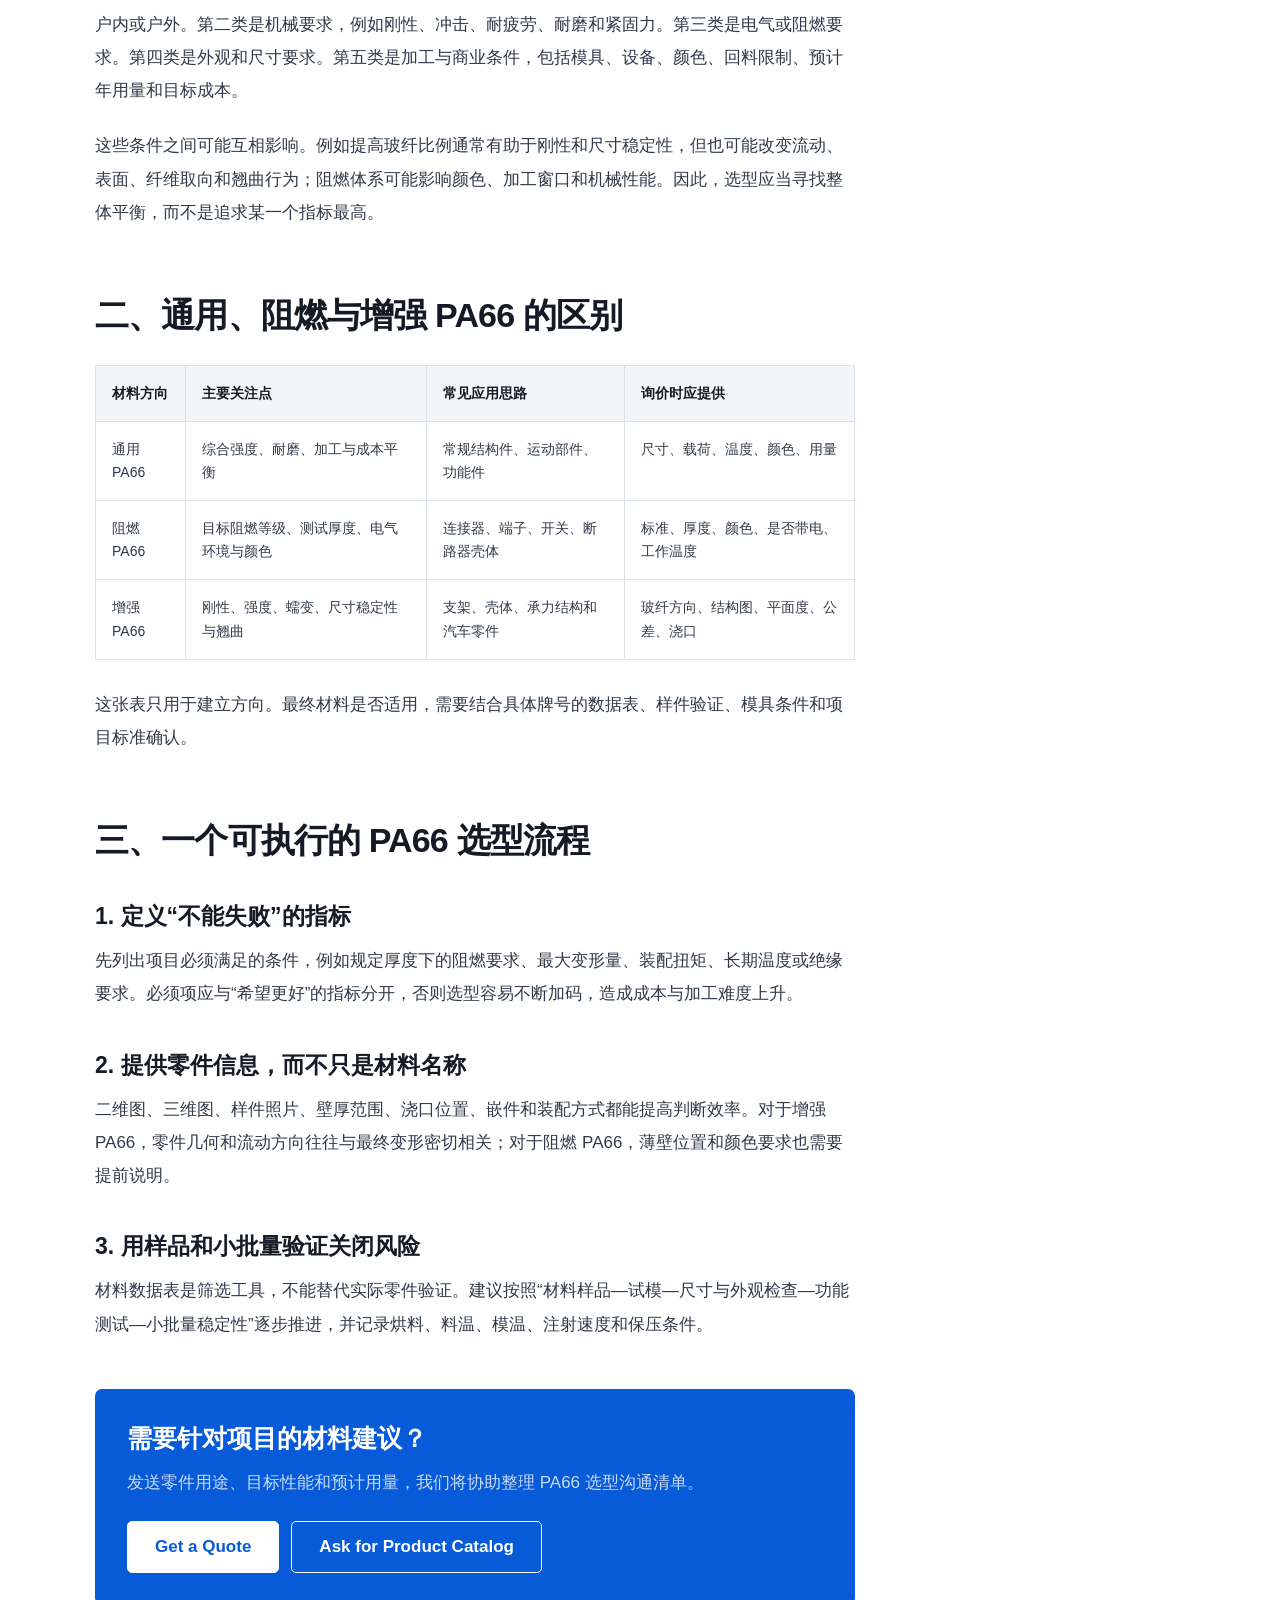
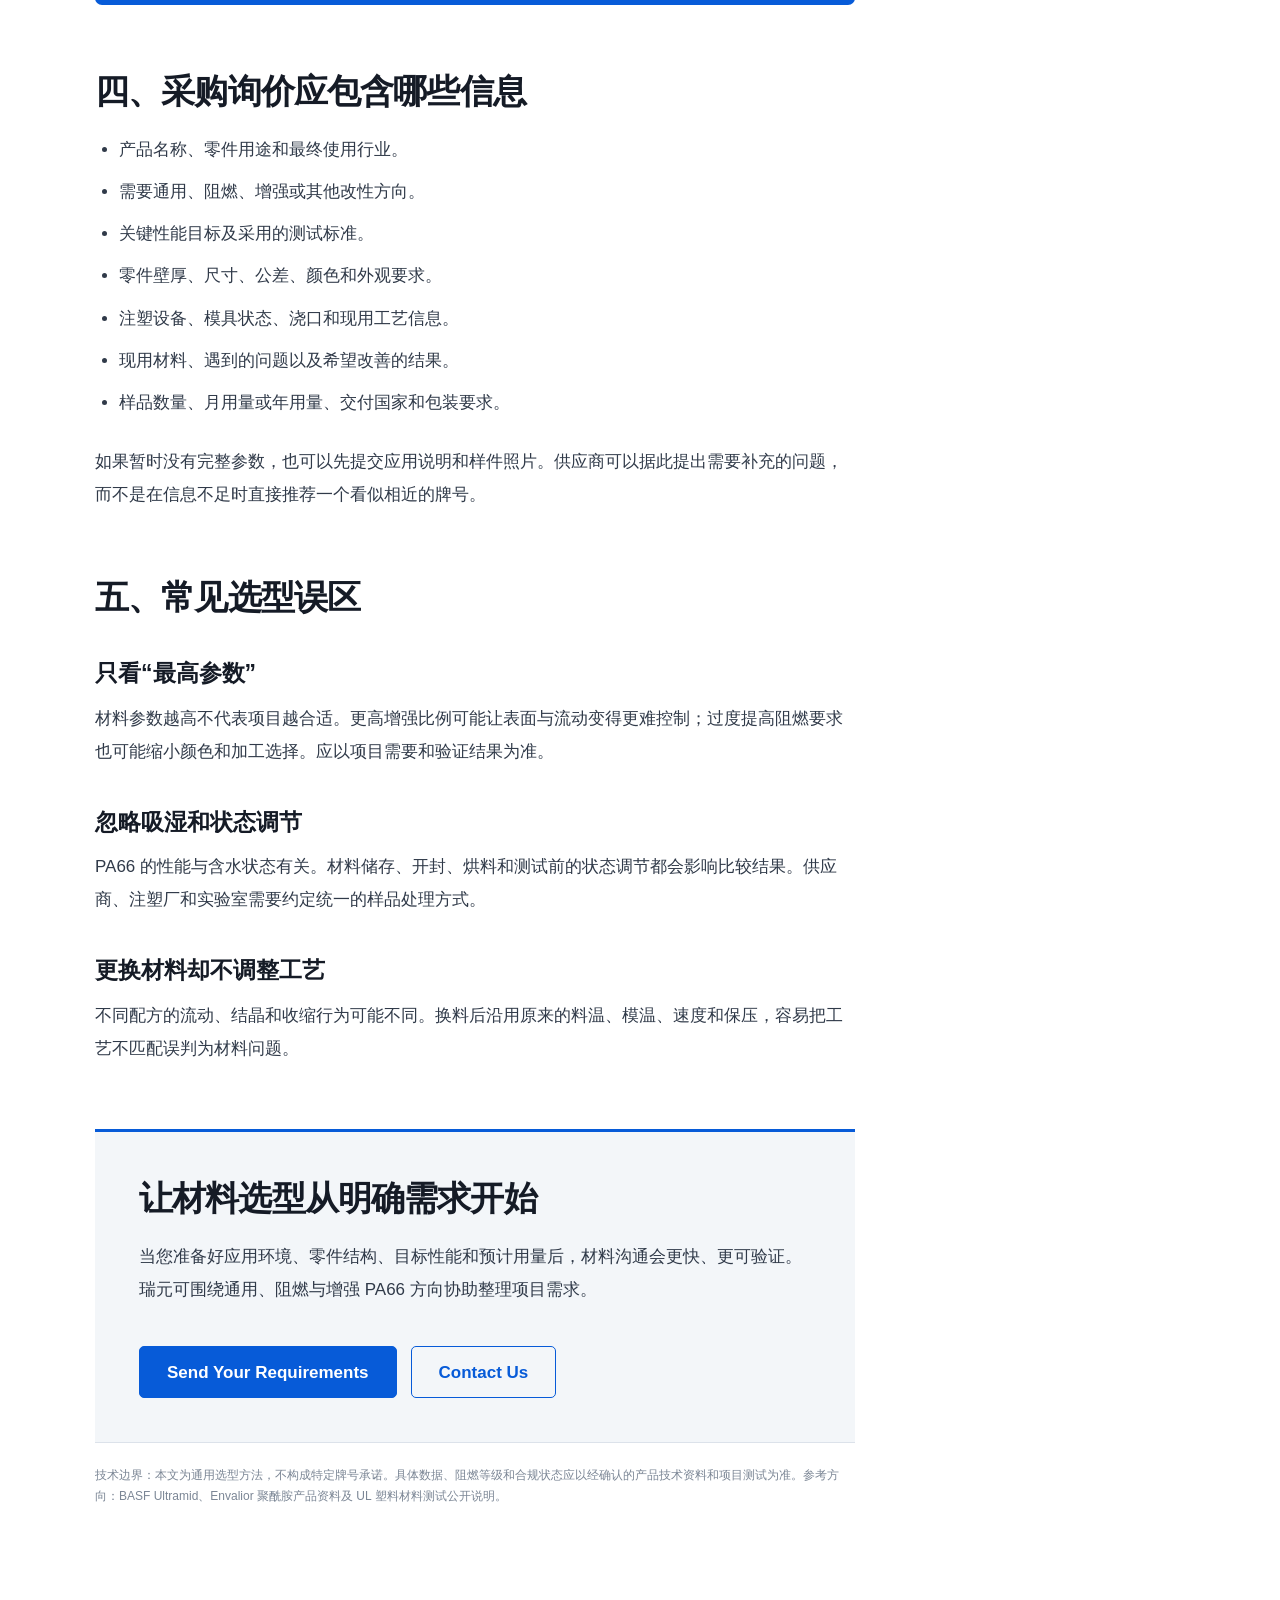
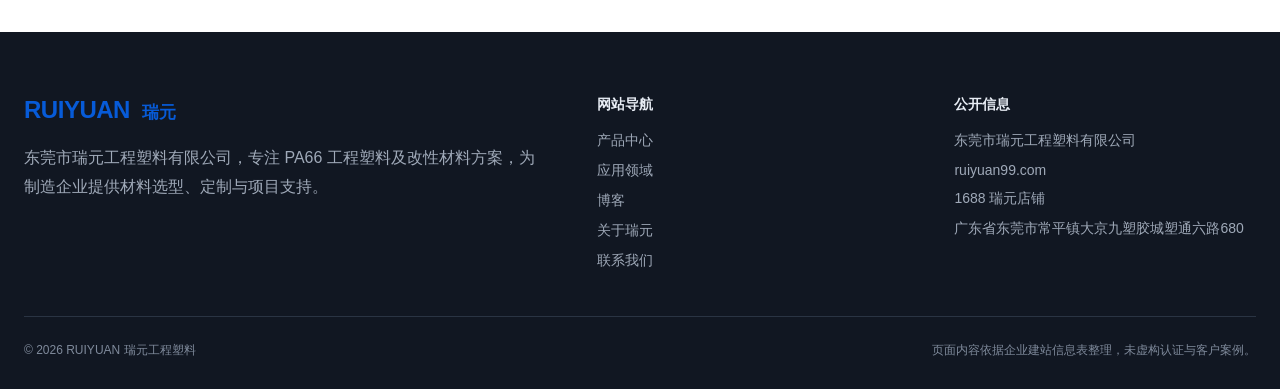
<file: blog-pa66-selection-guide.html>
<!doctype html>
<html lang="zh-CN">
  <head>
    <meta charset="UTF-8" />
    <meta name="viewport" content="width=device-width, initial-scale=1.0" />
    <meta name="description" content="PA66 选型指南：对比通用、阻燃和增强 PA66 的关注重点，并提供应用、加工与采购沟通清单。" />
    <meta name="keywords" content="PA66选型,通用PA66,阻燃PA66,增强PA66,尼龙66材料" />
    <meta property="og:title" content="PA66 选型指南：通用、阻燃与增强材料如何匹配应用" />
    <meta property="og:description" content="从应用环境、机械性能、阻燃与加工要求出发建立 PA66 选型流程。" />
    <meta property="og:image" content="assets/blog-pa66-selection.png" />
    <title>PA66 选型指南：通用、阻燃与增强材料如何匹配应用 | 瑞元</title>
    <link rel="icon" href="data:," />
    <link rel="stylesheet" href="assets/styles.css" />
    <script src="assets/app.js" defer></script>
  </head>
  <body data-page="blog" data-article="pa66-selection">
    <div data-site-header></div>
    <main>
      <article>
        <header class="article-hero">
          <div class="container article-hero-inner">
            <div class="breadcrumbs"><a href="blog.html">博客</a> / PA66 选型指南</div>
            <h1>PA66 选型指南：通用、阻燃与增强材料如何匹配应用</h1>
            <p class="article-deck">PA66 选型不是简单比较某一个强度数值，而是把使用环境、零件结构、法规要求、注塑条件和成本目标放在同一张决策表中。</p>
            <div class="article-meta"><span>材料选型</span><span>约 8 分钟阅读</span><span>更新于 2026-06-14</span></div>
            <img class="article-cover" src="assets/blog-pa66-selection.png" alt="通用、阻燃和增强 PA66 材料与注塑部件对比" />
          </div>
        </header>
        <section class="section">
          <div class="container article-layout">
            <div class="article-body">
              <p>PA66（聚酰胺 66）常用于需要机械强度、耐磨性、耐热性和稳定成型能力的零部件。市场上“PA66”并不是单一产品，而是包含基础树脂、阻燃改性、玻纤增强、增韧、耐热、耐水解等不同方向。采购方如果只提供“要 PA66”或只比较单价，供应商很难判断材料是否真正适合项目。</p>
              <p>更稳妥的做法是先明确零件需要解决的问题，再选择对应材料方向。以下框架可以帮助采购、研发和注塑团队在打样前形成一致意见。</p>

              <h2 id="requirements">一、选型先从应用要求开始</h2>
              <p>询价前建议把需求拆成五类。第一类是使用环境，包括长期温度、短期峰值温度、湿度、化学介质、户内或户外。第二类是机械要求，例如刚性、冲击、耐疲劳、耐磨和紧固力。第三类是电气或阻燃要求。第四类是外观和尺寸要求。第五类是加工与商业条件，包括模具、设备、颜色、回料限制、预计年用量和目标成本。</p>
              <p>这些条件之间可能互相影响。例如提高玻纤比例通常有助于刚性和尺寸稳定性，但也可能改变流动、表面、纤维取向和翘曲行为；阻燃体系可能影响颜色、加工窗口和机械性能。因此，选型应当寻找整体平衡，而不是追求某一个指标最高。</p>

              <h2 id="comparison">二、通用、阻燃与增强 PA66 的区别</h2>
              <table>
                <thead><tr><th>材料方向</th><th>主要关注点</th><th>常见应用思路</th><th>询价时应提供</th></tr></thead>
                <tbody>
                  <tr><td>通用 PA66</td><td>综合强度、耐磨、加工与成本平衡</td><td>常规结构件、运动部件、功能件</td><td>尺寸、载荷、温度、颜色、用量</td></tr>
                  <tr><td>阻燃 PA66</td><td>目标阻燃等级、测试厚度、电气环境与颜色</td><td>连接器、端子、开关、断路器壳体</td><td>标准、厚度、颜色、是否带电、工作温度</td></tr>
                  <tr><td>增强 PA66</td><td>刚性、强度、蠕变、尺寸稳定性与翘曲</td><td>支架、壳体、承力结构和汽车零件</td><td>玻纤方向、结构图、平面度、公差、浇口</td></tr>
                </tbody>
              </table>
              <p>这张表只用于建立方向。最终材料是否适用，需要结合具体牌号的数据表、样件验证、模具条件和项目标准确认。</p>

              <h2 id="process">三、一个可执行的 PA66 选型流程</h2>
              <h3>1. 定义“不能失败”的指标</h3>
              <p>先列出项目必须满足的条件，例如规定厚度下的阻燃要求、最大变形量、装配扭矩、长期温度或绝缘要求。必须项应与“希望更好”的指标分开，否则选型容易不断加码，造成成本与加工难度上升。</p>
              <h3>2. 提供零件信息，而不只是材料名称</h3>
              <p>二维图、三维图、样件照片、壁厚范围、浇口位置、嵌件和装配方式都能提高判断效率。对于增强 PA66，零件几何和流动方向往往与最终变形密切相关；对于阻燃 PA66，薄壁位置和颜色要求也需要提前说明。</p>
              <h3>3. 用样品和小批量验证关闭风险</h3>
              <p>材料数据表是筛选工具，不能替代实际零件验证。建议按照“材料样品—试模—尺寸与外观检查—功能测试—小批量稳定性”逐步推进，并记录烘料、料温、模温、注射速度和保压条件。</p>

              <aside class="article-cta">
                <h3>需要针对项目的材料建议？</h3>
                <p>发送零件用途、目标性能和预计用量，我们将协助整理 PA66 选型沟通清单。</p>
                <div class="article-cta-actions">
                  <button class="btn" type="button" data-open-inquiry>Get a Quote</button>
                  <a class="btn btn-secondary" href="contact.html">Ask for Product Catalog</a>
                </div>
              </aside>

              <h2 id="purchasing">四、采购询价应包含哪些信息</h2>
              <ul>
                <li>产品名称、零件用途和最终使用行业。</li>
                <li>需要通用、阻燃、增强或其他改性方向。</li>
                <li>关键性能目标及采用的测试标准。</li>
                <li>零件壁厚、尺寸、公差、颜色和外观要求。</li>
                <li>注塑设备、模具状态、浇口和现用工艺信息。</li>
                <li>现用材料、遇到的问题以及希望改善的结果。</li>
                <li>样品数量、月用量或年用量、交付国家和包装要求。</li>
              </ul>
              <p>如果暂时没有完整参数，也可以先提交应用说明和样件照片。供应商可以据此提出需要补充的问题，而不是在信息不足时直接推荐一个看似相近的牌号。</p>

              <h2 id="mistakes">五、常见选型误区</h2>
              <h3>只看“最高参数”</h3>
              <p>材料参数越高不代表项目越合适。更高增强比例可能让表面与流动变得更难控制；过度提高阻燃要求也可能缩小颜色和加工选择。应以项目需要和验证结果为准。</p>
              <h3>忽略吸湿和状态调节</h3>
              <p>PA66 的性能与含水状态有关。材料储存、开封、烘料和测试前的状态调节都会影响比较结果。供应商、注塑厂和实验室需要约定统一的样品处理方式。</p>
              <h3>更换材料却不调整工艺</h3>
              <p>不同配方的流动、结晶和收缩行为可能不同。换料后沿用原来的料温、模温、速度和保压，容易把工艺不匹配误判为材料问题。</p>

              <section class="article-end">
                <h2>让材料选型从明确需求开始</h2>
                <p>当您准备好应用环境、零件结构、目标性能和预计用量后，材料沟通会更快、更可验证。瑞元可围绕通用、阻燃与增强 PA66 方向协助整理项目需求。</p>
                <div class="page-actions">
                  <button class="btn" type="button" data-open-inquiry>Send Your Requirements</button>
                  <a class="btn btn-secondary" href="contact.html">Contact Us</a>
                </div>
              </section>
              <p class="source-note">技术边界：本文为通用选型方法，不构成特定牌号承诺。具体数据、阻燃等级和合规状态应以经确认的产品技术资料和项目测试为准。参考方向：BASF Ultramid、Envalior 聚酰胺产品资料及 UL 塑料材料测试公开说明。</p>
            </div>
            <nav class="article-toc" aria-label="文章目录">
              <strong>目录</strong>
              <a href="#requirements">应用要求</a>
              <a href="#comparison">材料方向对比</a>
              <a href="#process">选型流程</a>
              <a href="#purchasing">询价信息</a>
              <a href="#mistakes">常见误区</a>
            </nav>
          </div>
        </section>
      </article>
    </main>
    <div data-site-footer></div>
  </body>
</html>
</file>
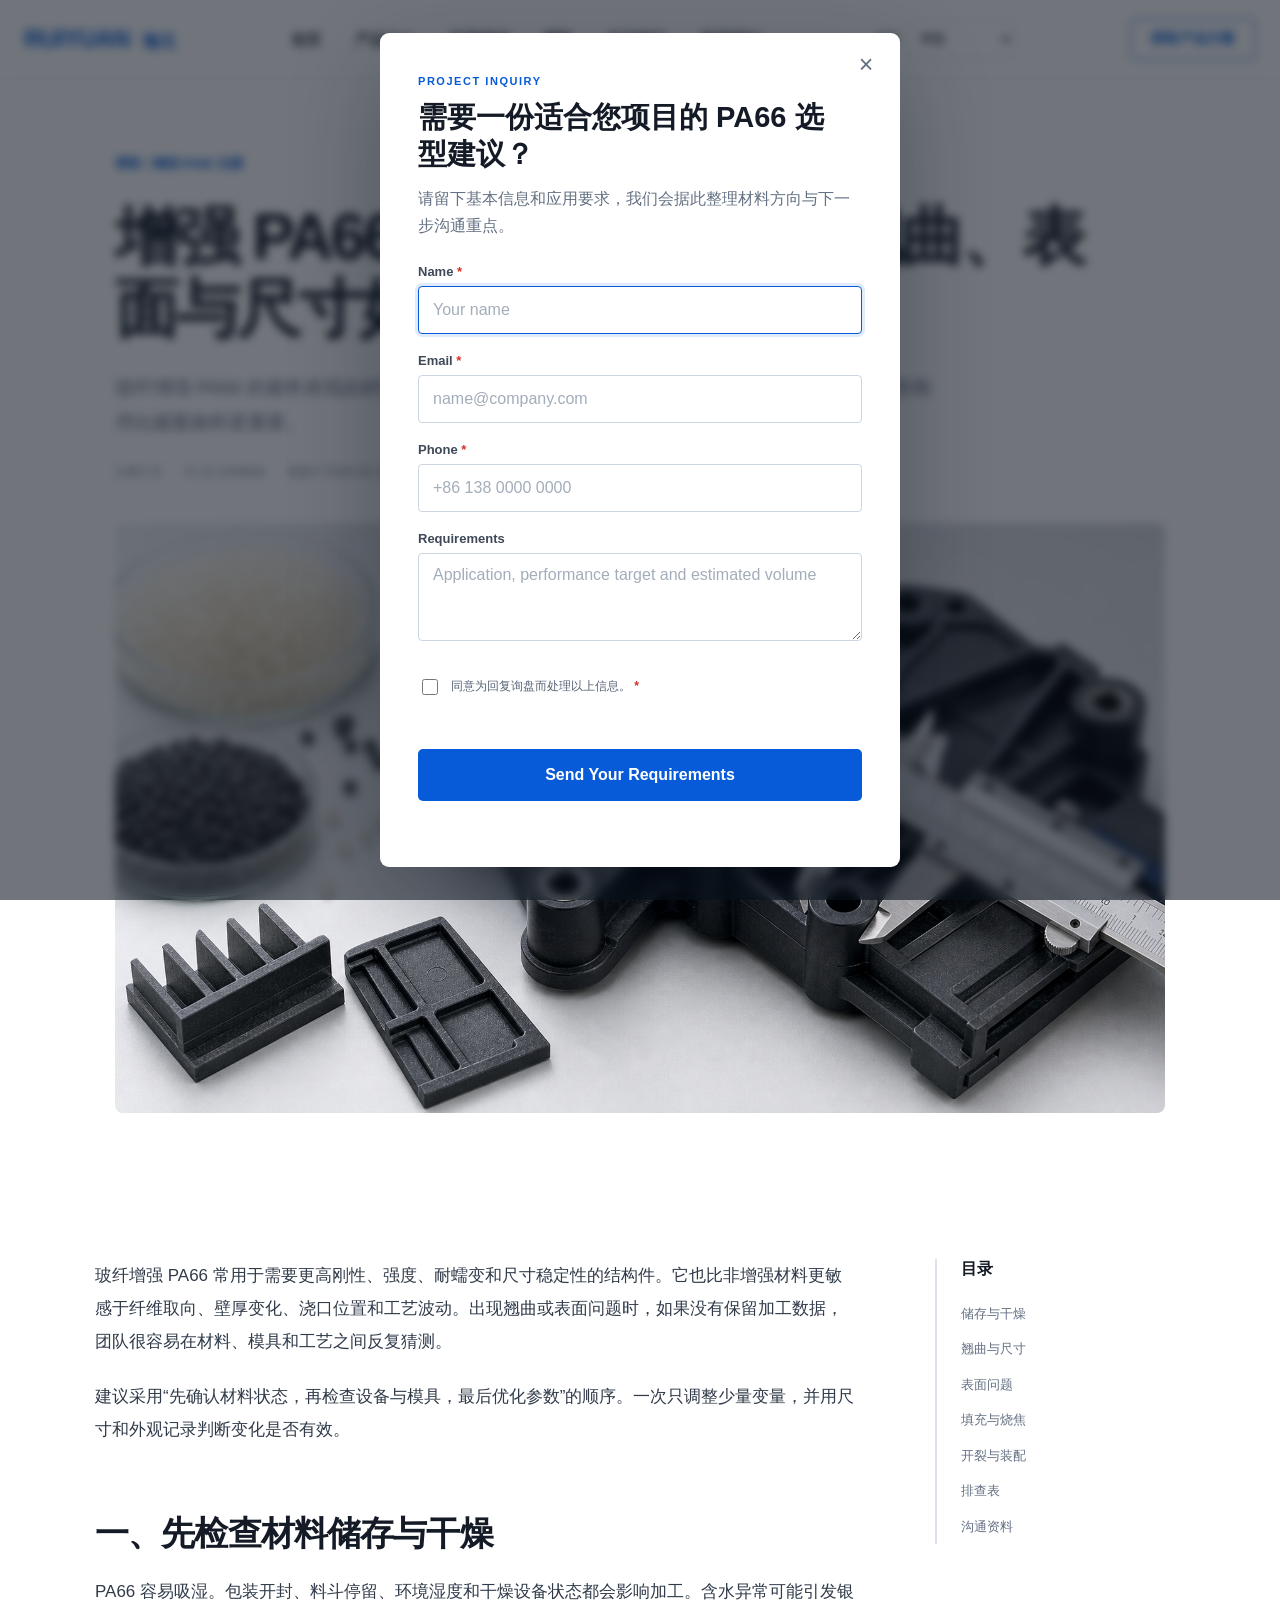
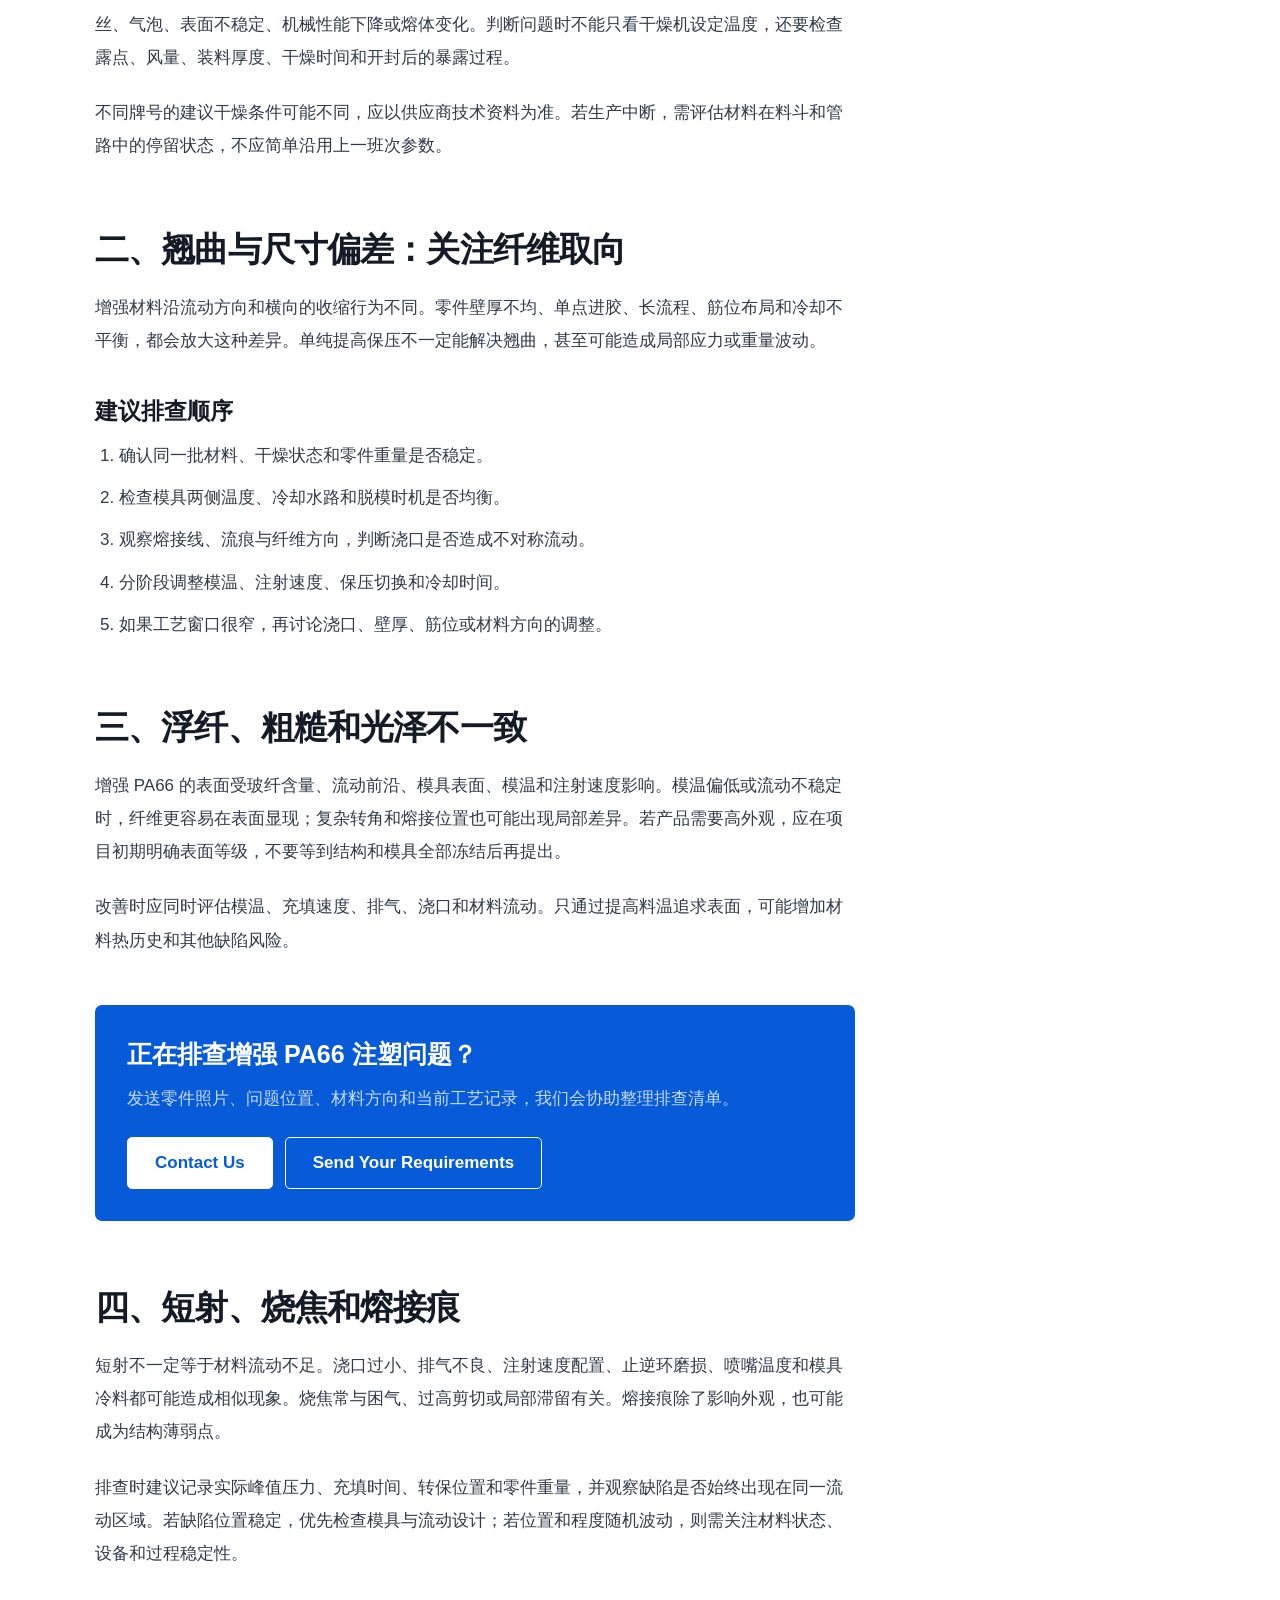
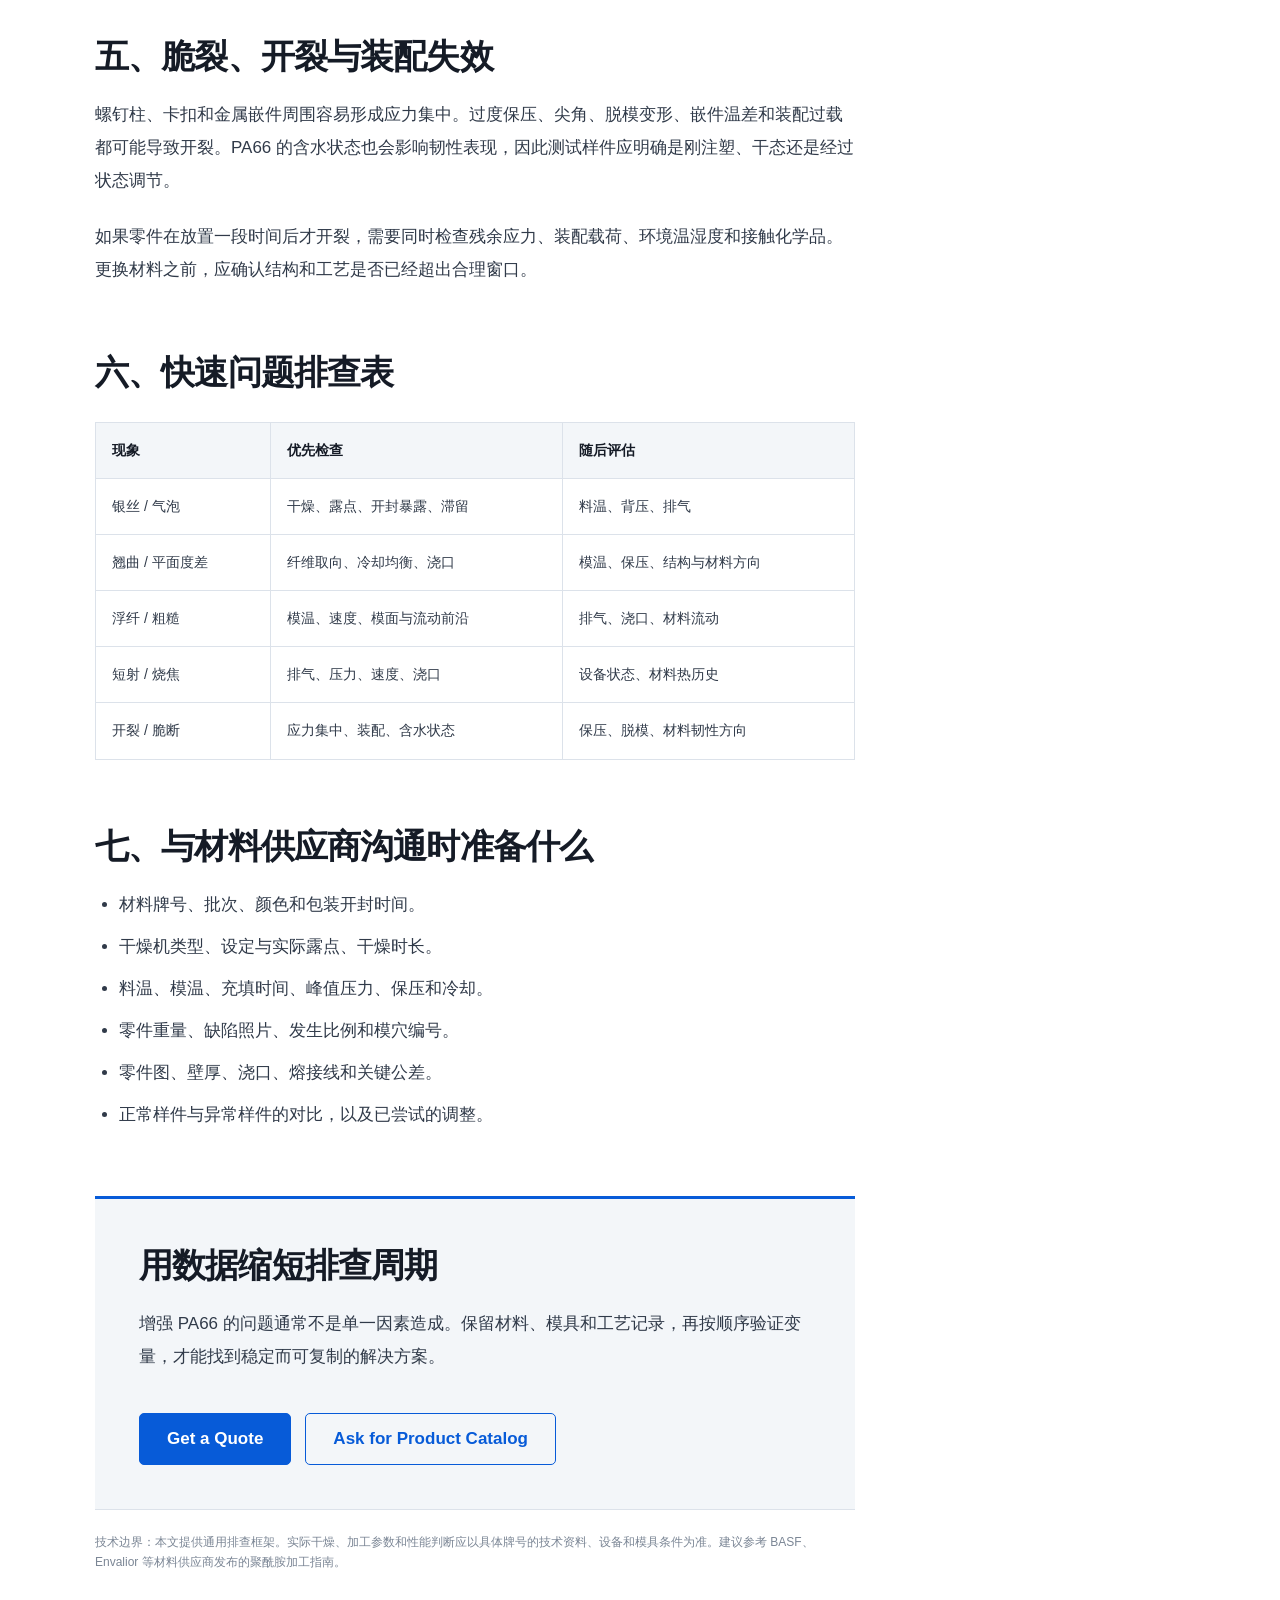
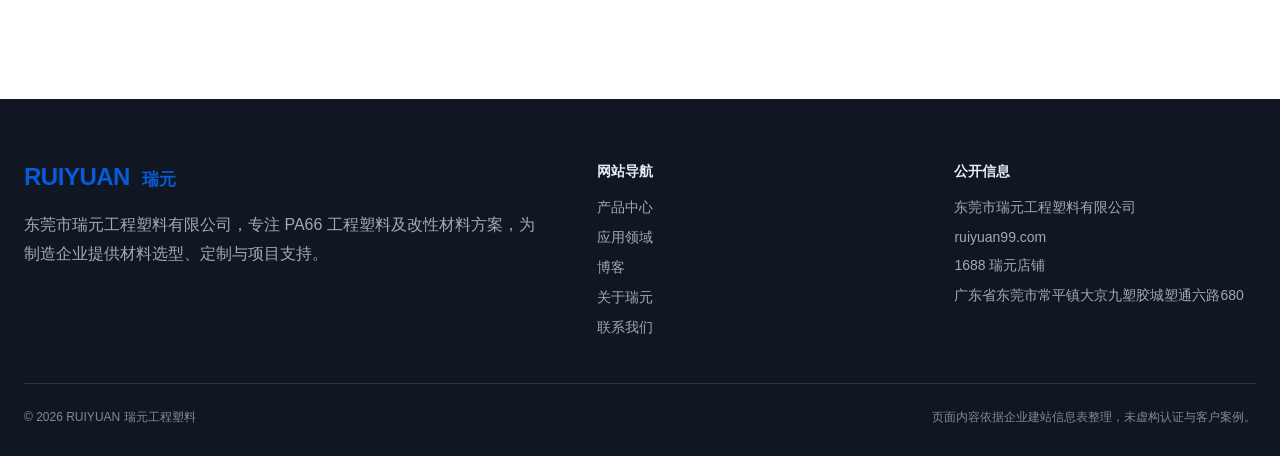
<file: blog-reinforced-pa66-molding.html>
<!doctype html>
<html lang="zh-CN">
  <head>
    <meta charset="UTF-8" />
    <meta name="viewport" content="width=device-width, initial-scale=1.0" />
    <meta name="description" content="增强 PA66 注塑问题排查指南：分析翘曲、尺寸、表面、短射与脆裂的材料、干燥、模具和工艺因素。" />
    <meta name="keywords" content="增强PA66注塑,玻纤增强PA66,PA66翘曲,PA66烘料,尼龙注塑问题" />
    <meta property="og:title" content="增强 PA66 注塑常见问题：翘曲、表面与尺寸如何排查" />
    <meta property="og:description" content="从含水率、纤维取向、浇口、模温和保压建立增强 PA66 问题排查顺序。" />
    <meta property="og:image" content="assets/blog-reinforced-pa66-molding.png" />
    <title>增强 PA66 注塑常见问题：翘曲、表面与尺寸如何排查 | 瑞元</title>
    <link rel="icon" href="data:," />
    <link rel="stylesheet" href="assets/styles.css" />
    <script src="assets/app.js" defer></script>
  </head>
  <body data-page="blog" data-article="reinforced-pa66-molding">
    <div data-site-header></div>
    <main>
      <article>
        <header class="article-hero">
          <div class="container article-hero-inner">
            <div class="breadcrumbs"><a href="blog.html">博客</a> / 增强 PA66 注塑</div>
            <h1>增强 PA66 注塑常见问题：翘曲、表面与尺寸如何排查</h1>
            <p class="article-deck">玻纤增强 PA66 的最终表现由材料、含水率、零件结构、模具和注塑工艺共同决定。正确的排查顺序比频繁换料更重要。</p>
            <div class="article-meta"><span>注塑工艺</span><span>约 10 分钟阅读</span><span>更新于 2026-06-14</span></div>
            <img class="article-cover" src="assets/blog-reinforced-pa66-molding.png" alt="增强 PA66 注塑结构件、颗粒与尺寸检测" />
          </div>
        </header>
        <section class="section">
          <div class="container article-layout">
            <div class="article-body">
              <p>玻纤增强 PA66 常用于需要更高刚性、强度、耐蠕变和尺寸稳定性的结构件。它也比非增强材料更敏感于纤维取向、壁厚变化、浇口位置和工艺波动。出现翘曲或表面问题时，如果没有保留加工数据，团队很容易在材料、模具和工艺之间反复猜测。</p>
              <p>建议采用“先确认材料状态，再检查设备与模具，最后优化参数”的顺序。一次只调整少量变量，并用尺寸和外观记录判断变化是否有效。</p>

              <h2 id="moisture">一、先检查材料储存与干燥</h2>
              <p>PA66 容易吸湿。包装开封、料斗停留、环境湿度和干燥设备状态都会影响加工。含水异常可能引发银丝、气泡、表面不稳定、机械性能下降或熔体变化。判断问题时不能只看干燥机设定温度，还要检查露点、风量、装料厚度、干燥时间和开封后的暴露过程。</p>
              <p>不同牌号的建议干燥条件可能不同，应以供应商技术资料为准。若生产中断，需评估材料在料斗和管路中的停留状态，不应简单沿用上一班次参数。</p>

              <h2 id="warpage">二、翘曲与尺寸偏差：关注纤维取向</h2>
              <p>增强材料沿流动方向和横向的收缩行为不同。零件壁厚不均、单点进胶、长流程、筋位布局和冷却不平衡，都会放大这种差异。单纯提高保压不一定能解决翘曲，甚至可能造成局部应力或重量波动。</p>
              <h3>建议排查顺序</h3>
              <ol>
                <li>确认同一批材料、干燥状态和零件重量是否稳定。</li>
                <li>检查模具两侧温度、冷却水路和脱模时机是否均衡。</li>
                <li>观察熔接线、流痕与纤维方向，判断浇口是否造成不对称流动。</li>
                <li>分阶段调整模温、注射速度、保压切换和冷却时间。</li>
                <li>如果工艺窗口很窄，再讨论浇口、壁厚、筋位或材料方向的调整。</li>
              </ol>

              <h2 id="surface">三、浮纤、粗糙和光泽不一致</h2>
              <p>增强 PA66 的表面受玻纤含量、流动前沿、模具表面、模温和注射速度影响。模温偏低或流动不稳定时，纤维更容易在表面显现；复杂转角和熔接位置也可能出现局部差异。若产品需要高外观，应在项目初期明确表面等级，不要等到结构和模具全部冻结后再提出。</p>
              <p>改善时应同时评估模温、充填速度、排气、浇口和材料流动。只通过提高料温追求表面，可能增加材料热历史和其他缺陷风险。</p>

              <aside class="article-cta">
                <h3>正在排查增强 PA66 注塑问题？</h3>
                <p>发送零件照片、问题位置、材料方向和当前工艺记录，我们会协助整理排查清单。</p>
                <div class="article-cta-actions">
                  <button class="btn" type="button" data-open-inquiry>Contact Us</button>
                  <a class="btn btn-secondary" href="contact.html">Send Your Requirements</a>
                </div>
              </aside>

              <h2 id="filling">四、短射、烧焦和熔接痕</h2>
              <p>短射不一定等于材料流动不足。浇口过小、排气不良、注射速度配置、止逆环磨损、喷嘴温度和模具冷料都可能造成相似现象。烧焦常与困气、过高剪切或局部滞留有关。熔接痕除了影响外观，也可能成为结构薄弱点。</p>
              <p>排查时建议记录实际峰值压力、充填时间、转保位置和零件重量，并观察缺陷是否始终出现在同一流动区域。若缺陷位置稳定，优先检查模具与流动设计；若位置和程度随机波动，则需关注材料状态、设备和过程稳定性。</p>

              <h2 id="cracking">五、脆裂、开裂与装配失效</h2>
              <p>螺钉柱、卡扣和金属嵌件周围容易形成应力集中。过度保压、尖角、脱模变形、嵌件温差和装配过载都可能导致开裂。PA66 的含水状态也会影响韧性表现，因此测试样件应明确是刚注塑、干态还是经过状态调节。</p>
              <p>如果零件在放置一段时间后才开裂，需要同时检查残余应力、装配载荷、环境温湿度和接触化学品。更换材料之前，应确认结构和工艺是否已经超出合理窗口。</p>

              <h2 id="matrix">六、快速问题排查表</h2>
              <table>
                <thead><tr><th>现象</th><th>优先检查</th><th>随后评估</th></tr></thead>
                <tbody>
                  <tr><td>银丝 / 气泡</td><td>干燥、露点、开封暴露、滞留</td><td>料温、背压、排气</td></tr>
                  <tr><td>翘曲 / 平面度差</td><td>纤维取向、冷却均衡、浇口</td><td>模温、保压、结构与材料方向</td></tr>
                  <tr><td>浮纤 / 粗糙</td><td>模温、速度、模面与流动前沿</td><td>排气、浇口、材料流动</td></tr>
                  <tr><td>短射 / 烧焦</td><td>排气、压力、速度、浇口</td><td>设备状态、材料热历史</td></tr>
                  <tr><td>开裂 / 脆断</td><td>应力集中、装配、含水状态</td><td>保压、脱模、材料韧性方向</td></tr>
                </tbody>
              </table>

              <h2 id="data">七、与材料供应商沟通时准备什么</h2>
              <ul>
                <li>材料牌号、批次、颜色和包装开封时间。</li>
                <li>干燥机类型、设定与实际露点、干燥时长。</li>
                <li>料温、模温、充填时间、峰值压力、保压和冷却。</li>
                <li>零件重量、缺陷照片、发生比例和模穴编号。</li>
                <li>零件图、壁厚、浇口、熔接线和关键公差。</li>
                <li>正常样件与异常样件的对比，以及已尝试的调整。</li>
              </ul>

              <section class="article-end">
                <h2>用数据缩短排查周期</h2>
                <p>增强 PA66 的问题通常不是单一因素造成。保留材料、模具和工艺记录，再按顺序验证变量，才能找到稳定而可复制的解决方案。</p>
                <div class="page-actions">
                  <button class="btn" type="button" data-open-inquiry>Get a Quote</button>
                  <a class="btn btn-secondary" href="contact.html">Ask for Product Catalog</a>
                </div>
              </section>
              <p class="source-note">技术边界：本文提供通用排查框架。实际干燥、加工参数和性能判断应以具体牌号的技术资料、设备和模具条件为准。建议参考 BASF、Envalior 等材料供应商发布的聚酰胺加工指南。</p>
            </div>
            <nav class="article-toc" aria-label="文章目录">
              <strong>目录</strong>
              <a href="#moisture">储存与干燥</a>
              <a href="#warpage">翘曲与尺寸</a>
              <a href="#surface">表面问题</a>
              <a href="#filling">填充与烧焦</a>
              <a href="#cracking">开裂与装配</a>
              <a href="#matrix">排查表</a>
              <a href="#data">沟通资料</a>
            </nav>
          </div>
        </section>
      </article>
    </main>
    <div data-site-footer></div>
  </body>
</html>
</file>
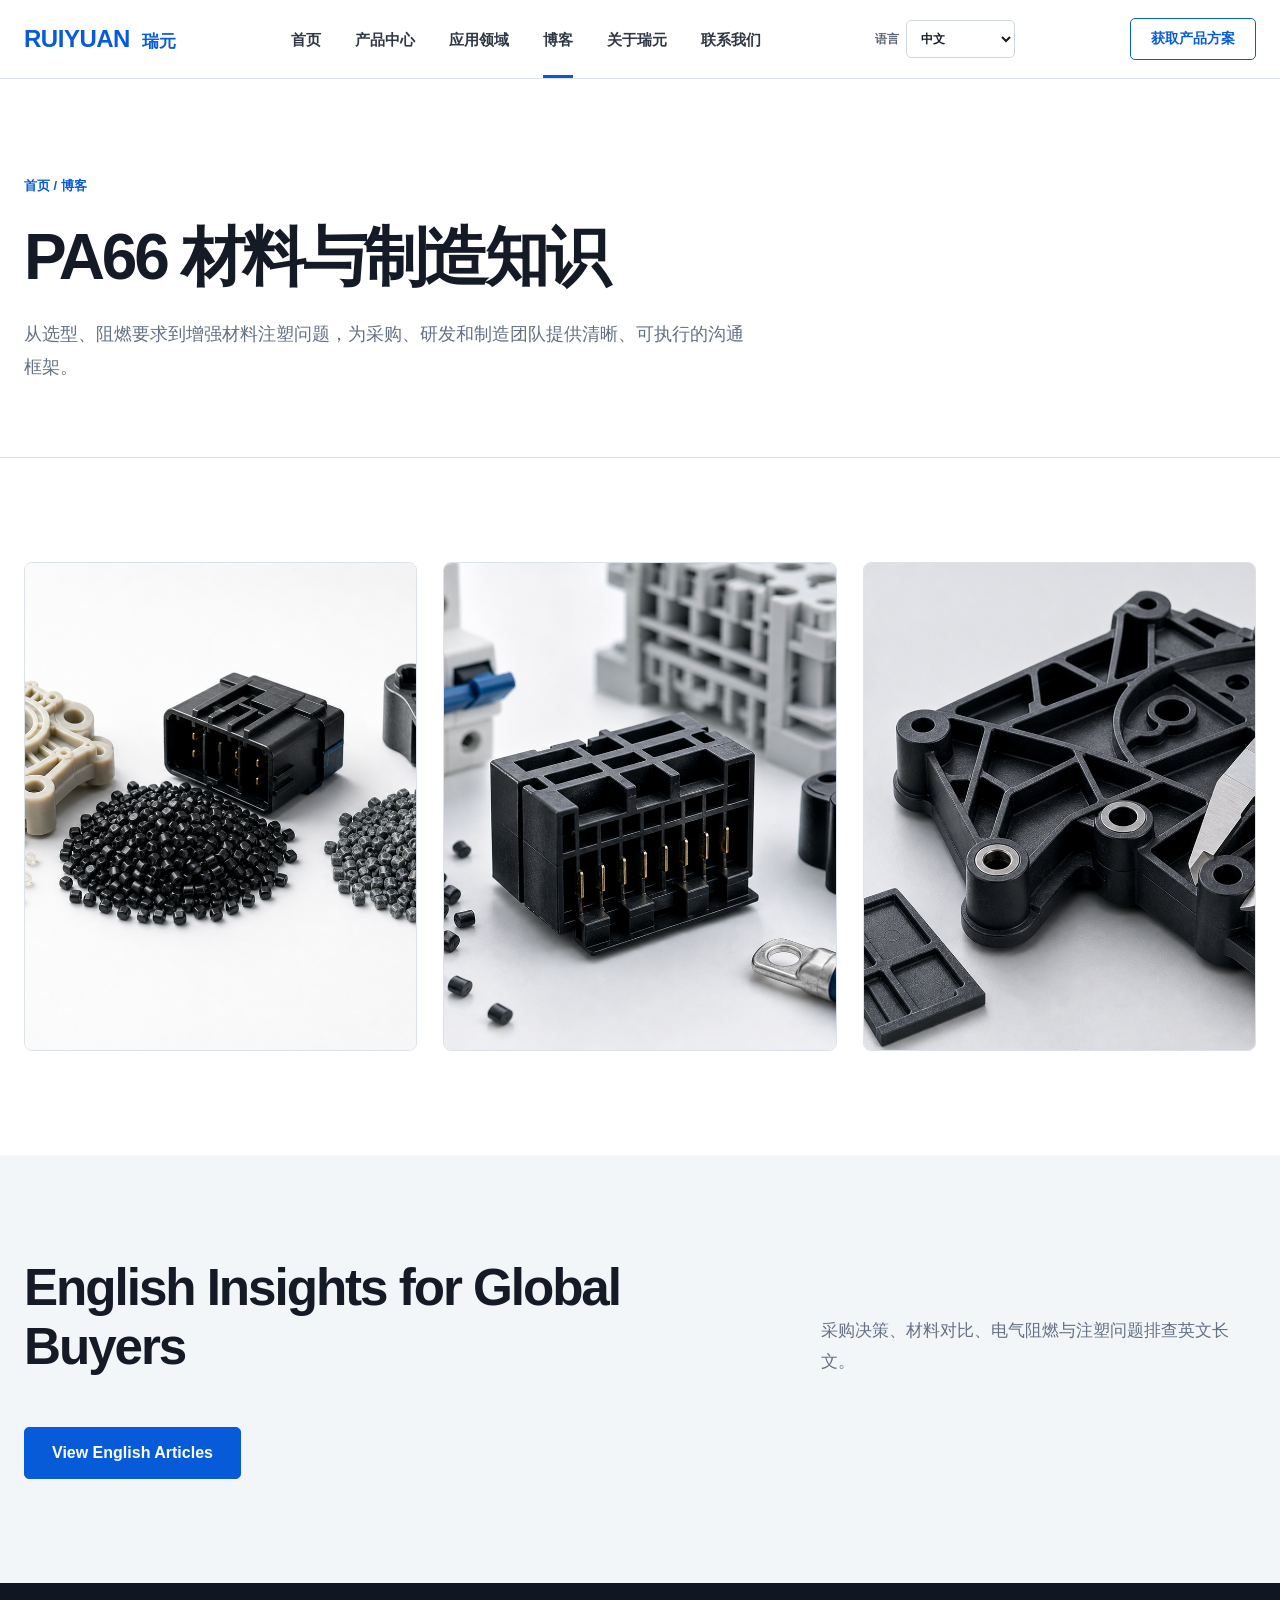
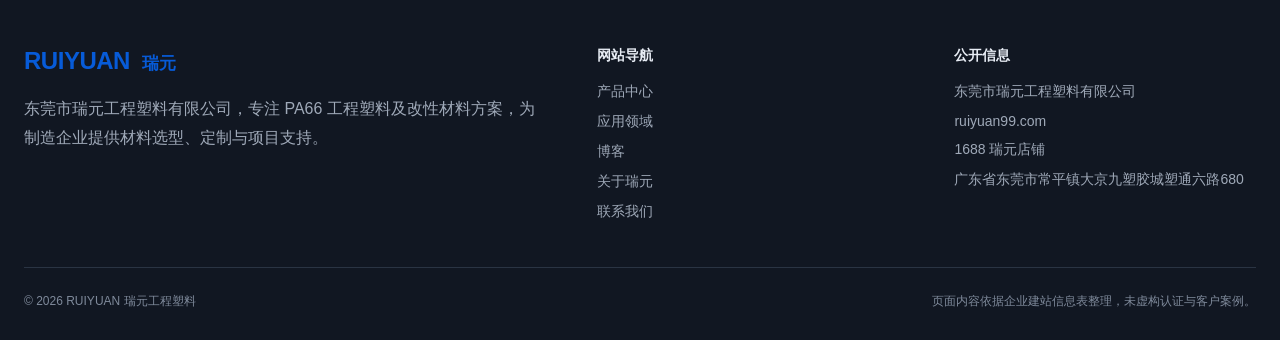
<file: blog.html>
<!doctype html>
<html lang="zh-CN">
  <head>
    <meta charset="UTF-8" />
    <meta name="viewport" content="width=device-width, initial-scale=1.0" />
    <meta name="description" content="瑞元 PA66 工程塑料博客，分享材料选型、阻燃 PA66、增强 PA66 注塑与采购沟通知识。" />
    <meta name="keywords" content="PA66博客,PA66选型,阻燃PA66,增强PA66,尼龙工程塑料" />
    <title>PA66 工程塑料博客 | RUIYUAN 瑞元</title>
    <link rel="icon" href="data:," />
    <link rel="stylesheet" href="assets/styles.css" />
    <script src="assets/app.js" defer></script>
  </head>
  <body data-page="blog">
    <div data-site-header></div>
    <main>
      <section class="blog-hero">
        <div class="container">
          <div class="breadcrumbs">首页 / 博客</div>
          <h1>PA66 材料与制造知识</h1>
          <p>从选型、阻燃要求到增强材料注塑问题，为采购、研发和制造团队提供清晰、可执行的沟通框架。</p>
        </div>
      </section>
      <section class="section">
        <div class="container blog-grid">
          <article class="blog-card reveal">
            <a class="blog-card-image" href="blog-pa66-selection-guide.html">
              <img src="assets/blog-pa66-selection.png" alt="通用、阻燃和增强 PA66 材料与注塑部件对比" />
            </a>
            <div class="blog-card-body">
              <div class="article-meta"><span>材料选型</span><span>约 8 分钟阅读</span></div>
              <h2><a href="blog-pa66-selection-guide.html">PA66 选型指南：通用、阻燃与增强材料如何匹配应用</a></h2>
              <p>从使用环境、机械性能、阻燃要求和加工方式出发，建立更高效的 PA66 选型流程。</p>
              <a class="text-link" href="blog-pa66-selection-guide.html">阅读全文</a>
            </div>
          </article>
          <article class="blog-card reveal">
            <a class="blog-card-image" href="blog-flame-retardant-pa66.html">
              <img src="assets/blog-flame-retardant-pa66.png" alt="阻燃 PA66 连接器、断路器和端子应用" />
            </a>
            <div class="blog-card-body">
              <div class="article-meta"><span>电子电气</span><span>约 9 分钟阅读</span></div>
              <h2><a href="blog-flame-retardant-pa66.html">阻燃 PA66 选型：电子电气零件采购前需要确认什么</a></h2>
              <p>正确理解阻燃等级、测试厚度、颜色、结构和电气应用条件，减少样品与量产偏差。</p>
              <a class="text-link" href="blog-flame-retardant-pa66.html">阅读全文</a>
            </div>
          </article>
          <article class="blog-card reveal">
            <a class="blog-card-image" href="blog-reinforced-pa66-molding.html">
              <img src="assets/blog-reinforced-pa66-molding.png" alt="增强 PA66 注塑结构件、颗粒与尺寸检测" />
            </a>
            <div class="blog-card-body">
              <div class="article-meta"><span>注塑工艺</span><span>约 10 分钟阅读</span></div>
              <h2><a href="blog-reinforced-pa66-molding.html">增强 PA66 注塑常见问题：翘曲、表面与尺寸如何排查</a></h2>
              <p>从含水率、纤维取向、浇口、模温和保压入手，建立问题排查顺序与供应商沟通清单。</p>
              <a class="text-link" href="blog-reinforced-pa66-molding.html">阅读全文</a>
            </div>
          </article>
        </div>
      </section>
      <section class="section section-soft">
        <div class="container">
          <div class="section-head reveal">
            <h2>English Insights for Global Buyers</h2>
            <p>采购决策、材料对比、电气阻燃与注塑问题排查英文长文。</p>
          </div>
          <div class="page-actions reveal">
            <a class="btn" href="blog-en.html">View English Articles</a>
          </div>
        </div>
      </section>
    </main>
    <div data-site-footer></div>
  </body>
</html>
</file>
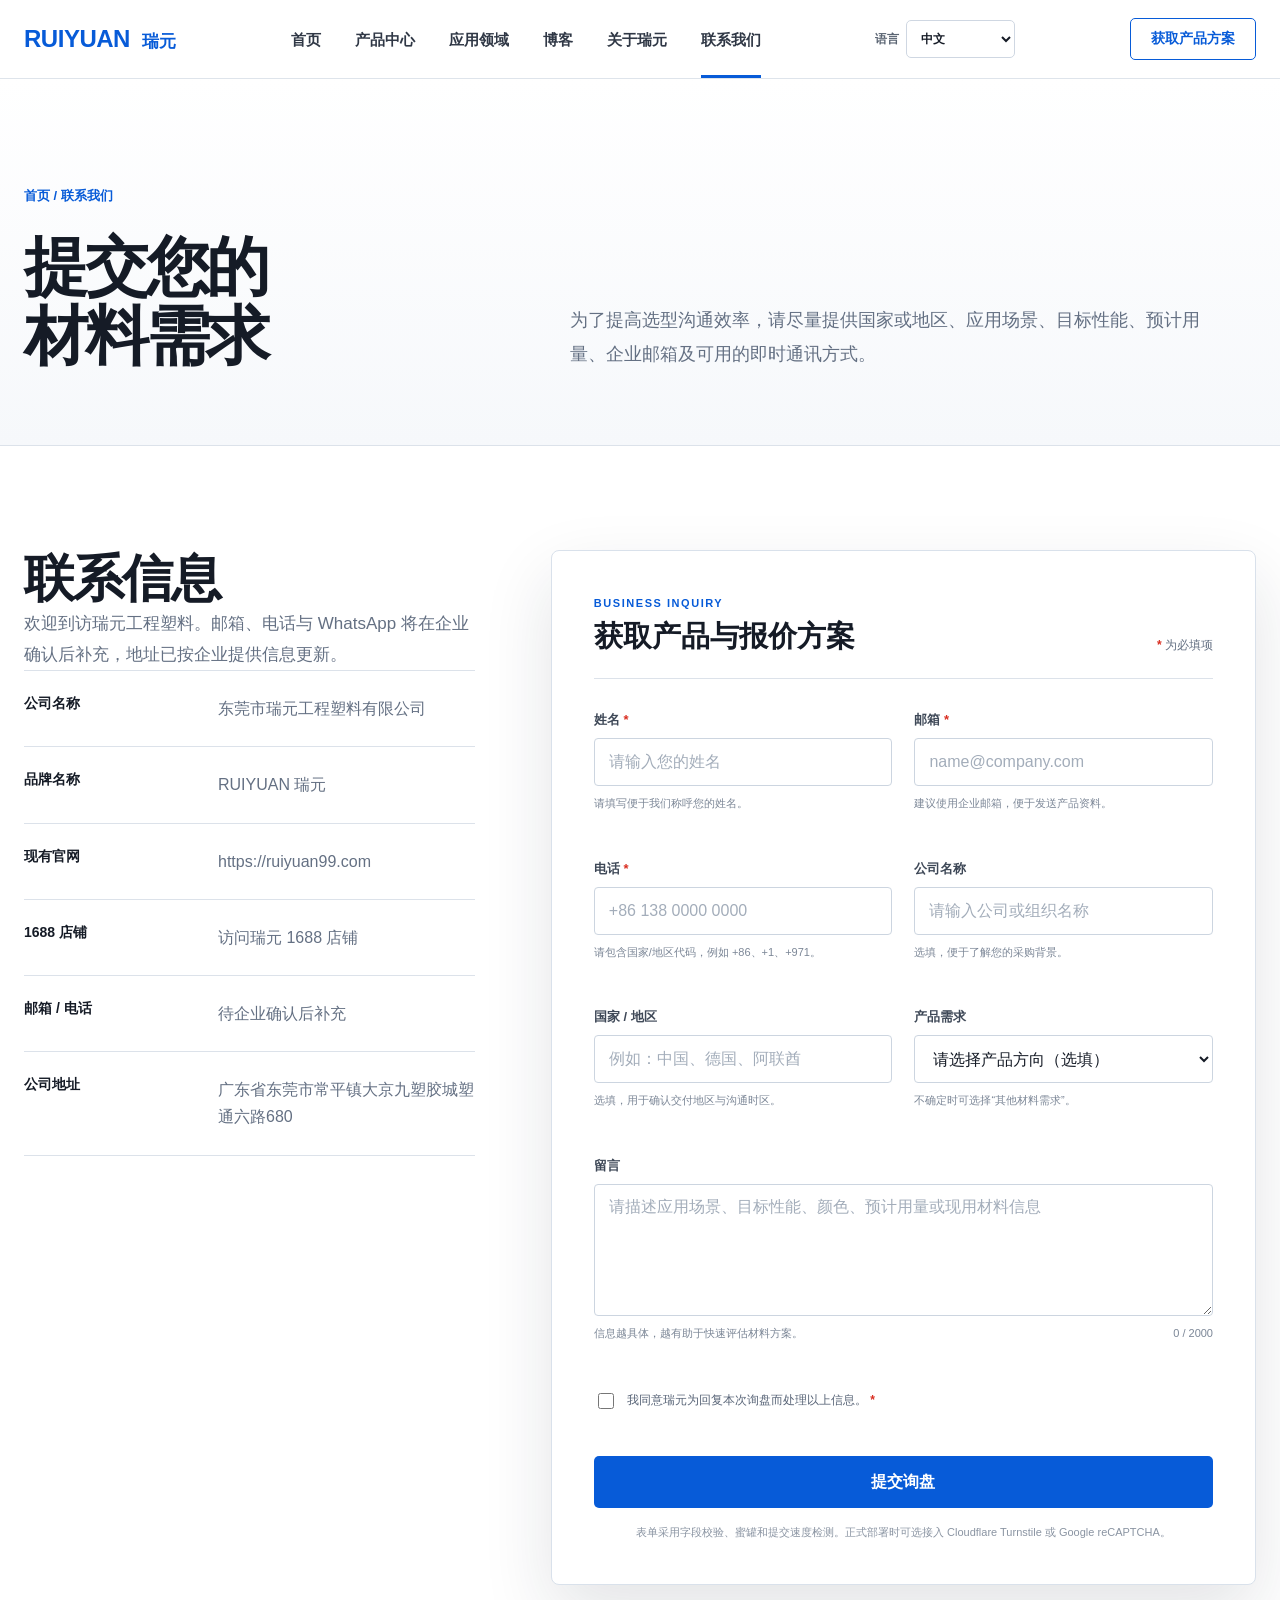
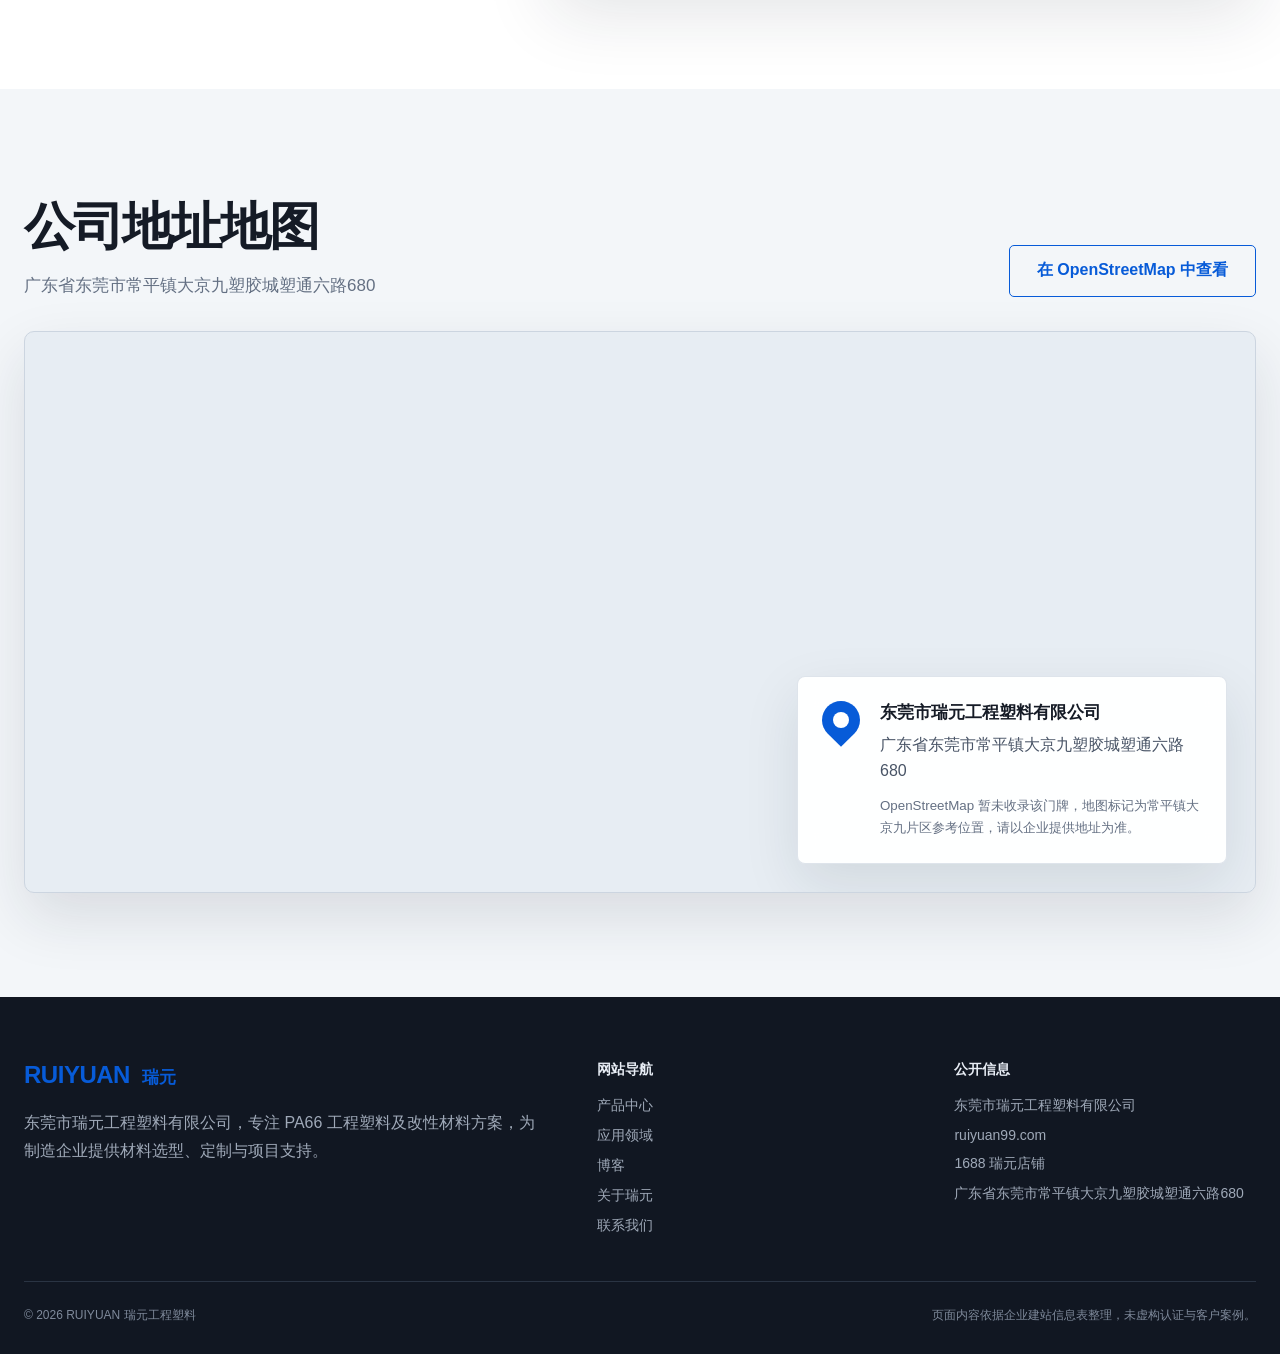
<file: contact.html>
<!doctype html>
<html lang="zh-CN">
  <head>
    <meta charset="UTF-8" />
    <meta name="viewport" content="width=device-width, initial-scale=1.0" />
    <meta name="description" content="向 RUIYUAN 瑞元提交 PA66 材料需求。" />
    <title>联系我们 | RUIYUAN 瑞元</title>
    <link rel="icon" href="data:," />
    <link rel="stylesheet" href="assets/styles.css" />
    <script src="assets/app.js" defer></script>
  </head>
  <body data-page="contact">
    <div data-site-header></div>
    <main>
      <section class="page-hero">
        <div class="container page-hero-grid">
          <div>
            <div class="breadcrumbs">首页 / 联系我们</div>
            <h1>提交您的<br />材料需求</h1>
          </div>
          <p>为了提高选型沟通效率，请尽量提供国家或地区、应用场景、目标性能、预计用量、企业邮箱及可用的即时通讯方式。</p>
        </div>
      </section>

      <section class="section">
        <div class="container inquiry-grid">
          <div class="reveal">
            <div class="content-heading">
              <h2>联系信息</h2>
              <p>欢迎到访瑞元工程塑料。邮箱、电话与 WhatsApp 将在企业确认后补充，地址已按企业提供信息更新。</p>
            </div>
            <div class="contact-info">
              <div class="contact-row"><strong>公司名称</strong><span>东莞市瑞元工程塑料有限公司</span></div>
              <div class="contact-row"><strong>品牌名称</strong><span>RUIYUAN 瑞元</span></div>
              <div class="contact-row"><strong>现有官网</strong><a href="https://ruiyuan99.com" target="_blank" rel="noopener">https://ruiyuan99.com</a></div>
              <div class="contact-row"><strong>1688 店铺</strong><a href="https://dgdongheng.1688.com/?spm=a261y.7663282.shopNavigation.2.510cbceeBHTkzu&amp;offerId=1057130753514&amp;td_page_id=PC-UNLOGIN-GYP-2025" target="_blank" rel="noopener">访问瑞元 1688 店铺</a></div>
              <div class="contact-row"><strong>邮箱 / 电话</strong><span>待企业确认后补充</span></div>
              <div class="contact-row"><strong>公司地址</strong><span>广东省东莞市常平镇大京九塑胶城塑通六路680</span></div>
            </div>
          </div>
          <form
            class="inquiry-form inquiry-form-premium reveal"
            data-b2b-inquiry
            data-endpoint="/api/inquiry"
            novalidate
          >
            <div class="form-heading">
              <div>
                <span>BUSINESS INQUIRY</span>
                <h2>获取产品与报价方案</h2>
              </div>
              <p><strong>*</strong> 为必填项</p>
            </div>
            <div class="form-grid">
              <div class="field">
                <label for="contact-name">姓名 <span class="required-mark">*</span></label>
                <input id="contact-name" name="name" autocomplete="name" placeholder="请输入您的姓名" required />
                <span class="field-hint">请填写便于我们称呼您的姓名。</span>
                <span class="field-error" data-error-for="name"></span>
              </div>
              <div class="field">
                <label for="contact-email">邮箱 <span class="required-mark">*</span></label>
                <input id="contact-email" name="email" type="email" autocomplete="email" placeholder="name@company.com" required />
                <span class="field-hint">建议使用企业邮箱，便于发送产品资料。</span>
                <span class="field-error" data-error-for="email"></span>
              </div>
              <div class="field">
                <label for="contact-phone">电话 <span class="required-mark">*</span></label>
                <input
                  id="contact-phone"
                  name="phone"
                  type="tel"
                  autocomplete="tel"
                  inputmode="tel"
                  placeholder="+86 138 0000 0000"
                  required
                />
                <span class="field-hint">请包含国家/地区代码，例如 +86、+1、+971。</span>
                <span class="field-error" data-error-for="phone"></span>
              </div>
              <div class="field">
                <label for="contact-company">公司名称</label>
                <input id="contact-company" name="company" autocomplete="organization" placeholder="请输入公司或组织名称" />
                <span class="field-hint">选填，便于了解您的采购背景。</span>
                <span class="field-error" data-error-for="company"></span>
              </div>
              <div class="field">
                <label for="contact-country">国家 / 地区</label>
                <input id="contact-country" name="country" autocomplete="country-name" placeholder="例如：中国、德国、阿联酋" />
                <span class="field-hint">选填，用于确认交付地区与沟通时区。</span>
                <span class="field-error" data-error-for="country"></span>
              </div>
              <div class="field">
                <label for="contact-product">产品需求</label>
                <select id="contact-product" name="product">
                  <option value="">请选择产品方向（选填）</option>
                  <option>通用 PA66</option>
                  <option>阻燃 PA66</option>
                  <option>增强 PA66</option>
                  <option>OEM/ODM 定制</option>
                  <option>其他材料需求</option>
                </select>
                <span class="field-hint">不确定时可选择“其他材料需求”。</span>
                <span class="field-error" data-error-for="product"></span>
              </div>
              <div class="field field-full">
                <label for="contact-message">留言</label>
                <textarea
                  id="contact-message"
                  name="message"
                  maxlength="2000"
                  placeholder="请描述应用场景、目标性能、颜色、预计用量或现用材料信息"
                ></textarea>
                <div class="field-meta">
                  <span class="field-hint">信息越具体，越有助于快速评估材料方案。</span>
                  <span data-character-count>0 / 2000</span>
                </div>
                <span class="field-error" data-error-for="message"></span>
              </div>
            </div>
            <div class="honeypot" aria-hidden="true">
              <label for="contact-website">Website</label>
              <input id="contact-website" name="website" tabindex="-1" autocomplete="off" />
            </div>
            <label class="consent-row">
              <input type="checkbox" name="consent" required />
              <span>我同意瑞元为回复本次询盘而处理以上信息。 <strong>*</strong></span>
            </label>
            <span class="field-error consent-error" data-error-for="consent"></span>
            <input type="hidden" name="formStartedAt" value="" />
            <button class="btn form-submit" type="submit">
              <span data-submit-label>提交询盘</span>
              <span class="submit-spinner" aria-hidden="true"></span>
            </button>
            <div class="form-status" role="status" aria-live="polite"></div>
            <p class="form-security">表单采用字段校验、蜜罐和提交速度检测。正式部署时可选接入 Cloudflare Turnstile 或 Google reCAPTCHA。</p>
          </form>
        </div>
      </section>

      <section class="section section-soft">
        <div class="container">
          <div class="map-heading reveal">
            <div>
              <h2>公司地址地图</h2>
              <p>广东省东莞市常平镇大京九塑胶城塑通六路680</p>
            </div>
            <a
              class="btn btn-secondary"
              href="https://www.openstreetmap.org/search?query=%E5%B9%BF%E4%B8%9C%E7%9C%81%E4%B8%9C%E8%8E%9E%E5%B8%82%E5%B8%B8%E5%B9%B3%E9%95%87%E5%A4%A7%E4%BA%AC%E4%B9%9D%E5%A1%91%E8%83%B6%E5%9F%8E%E5%A1%91%E9%80%9A%E5%85%AD%E8%B7%AF680"
              target="_blank"
              rel="noopener"
            >在 OpenStreetMap 中查看</a>
          </div>
          <div class="company-map reveal">
            <iframe
              title="东莞市瑞元工程塑料有限公司位置地图"
              src="https://www.openstreetmap.org/export/embed.html?bbox=114.0180%2C22.9580%2C114.0500%2C22.9815&amp;layer=mapnik&amp;marker=22.96978%2C114.03398"
              loading="lazy"
              referrerpolicy="no-referrer-when-downgrade"
            ></iframe>
            <div class="map-card">
              <span class="map-pin" aria-hidden="true"></span>
              <div>
                <strong>东莞市瑞元工程塑料有限公司</strong>
                <p>广东省东莞市常平镇大京九塑胶城塑通六路680</p>
                <small>OpenStreetMap 暂未收录该门牌，地图标记为常平镇大京九片区参考位置，请以企业提供地址为准。</small>
              </div>
            </div>
          </div>
        </div>
      </section>
    </main>
    <div data-site-footer></div>
  </body>
</html>
</file>
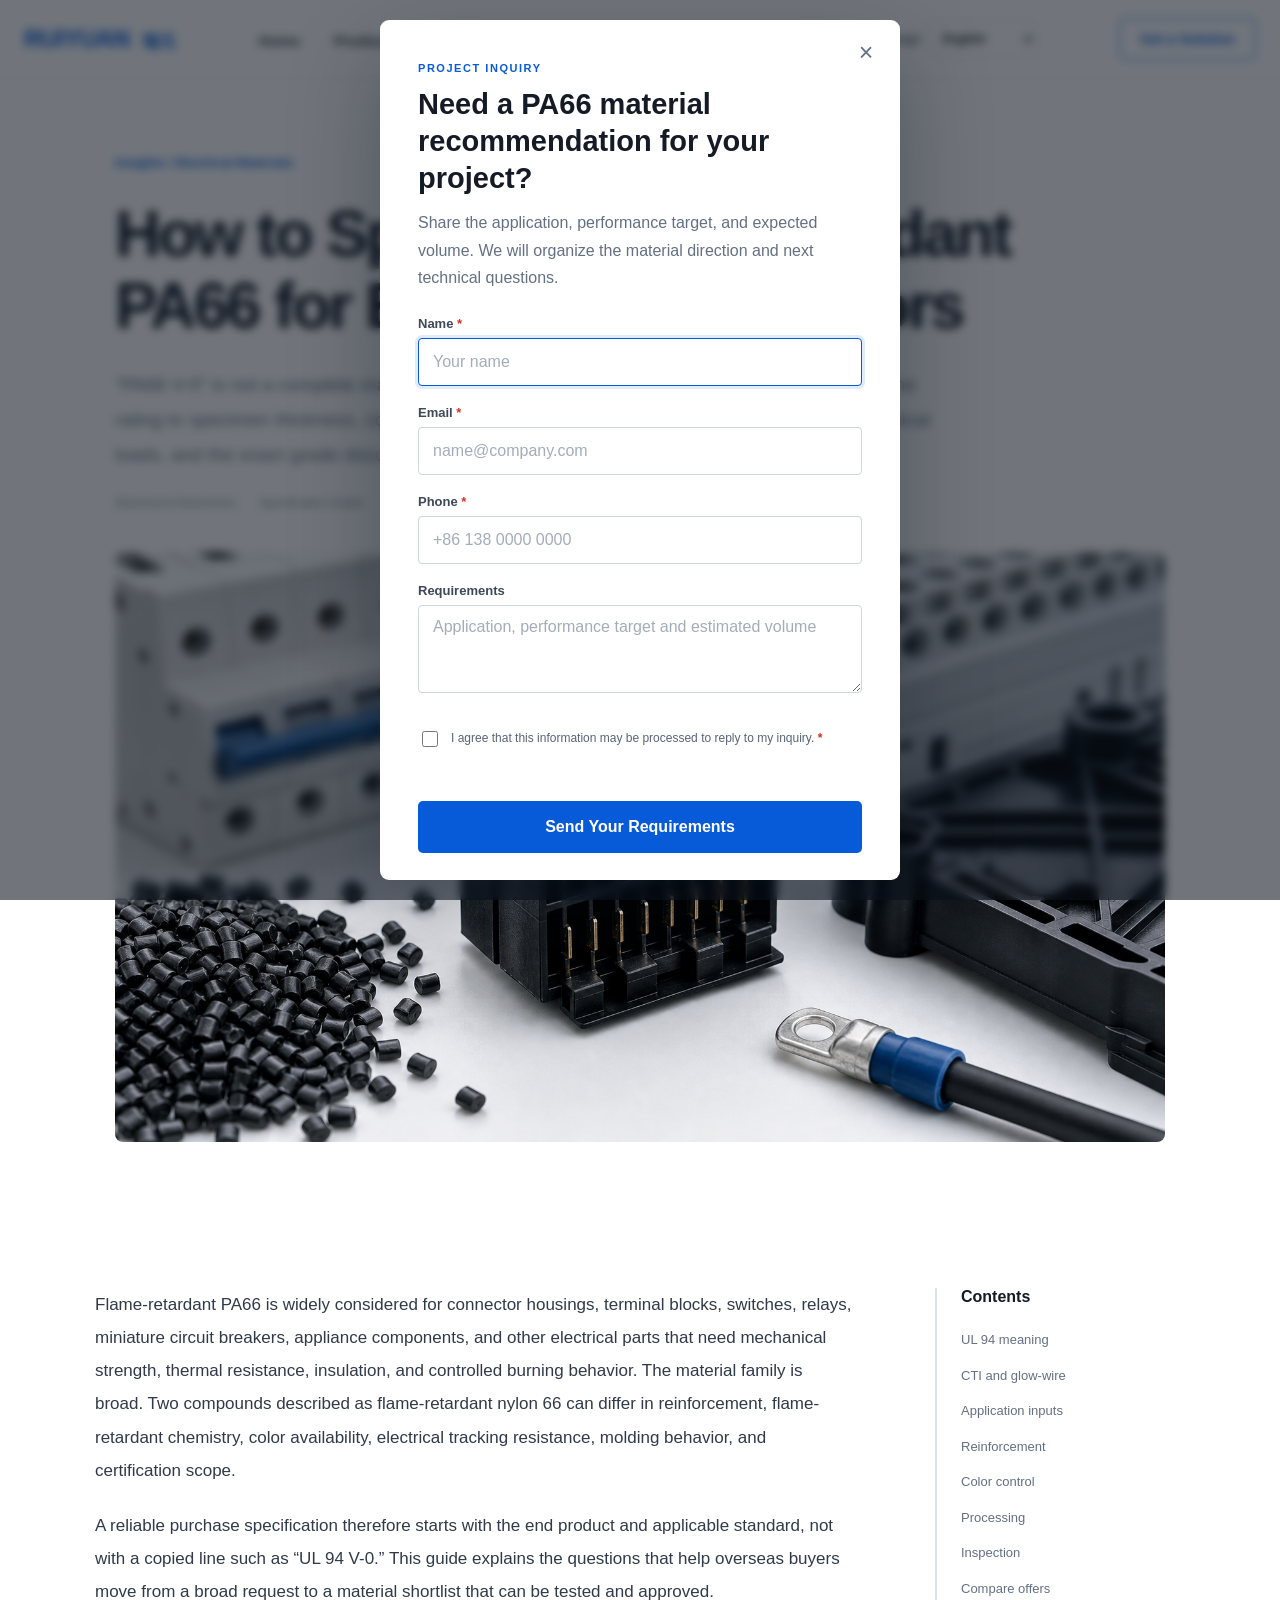
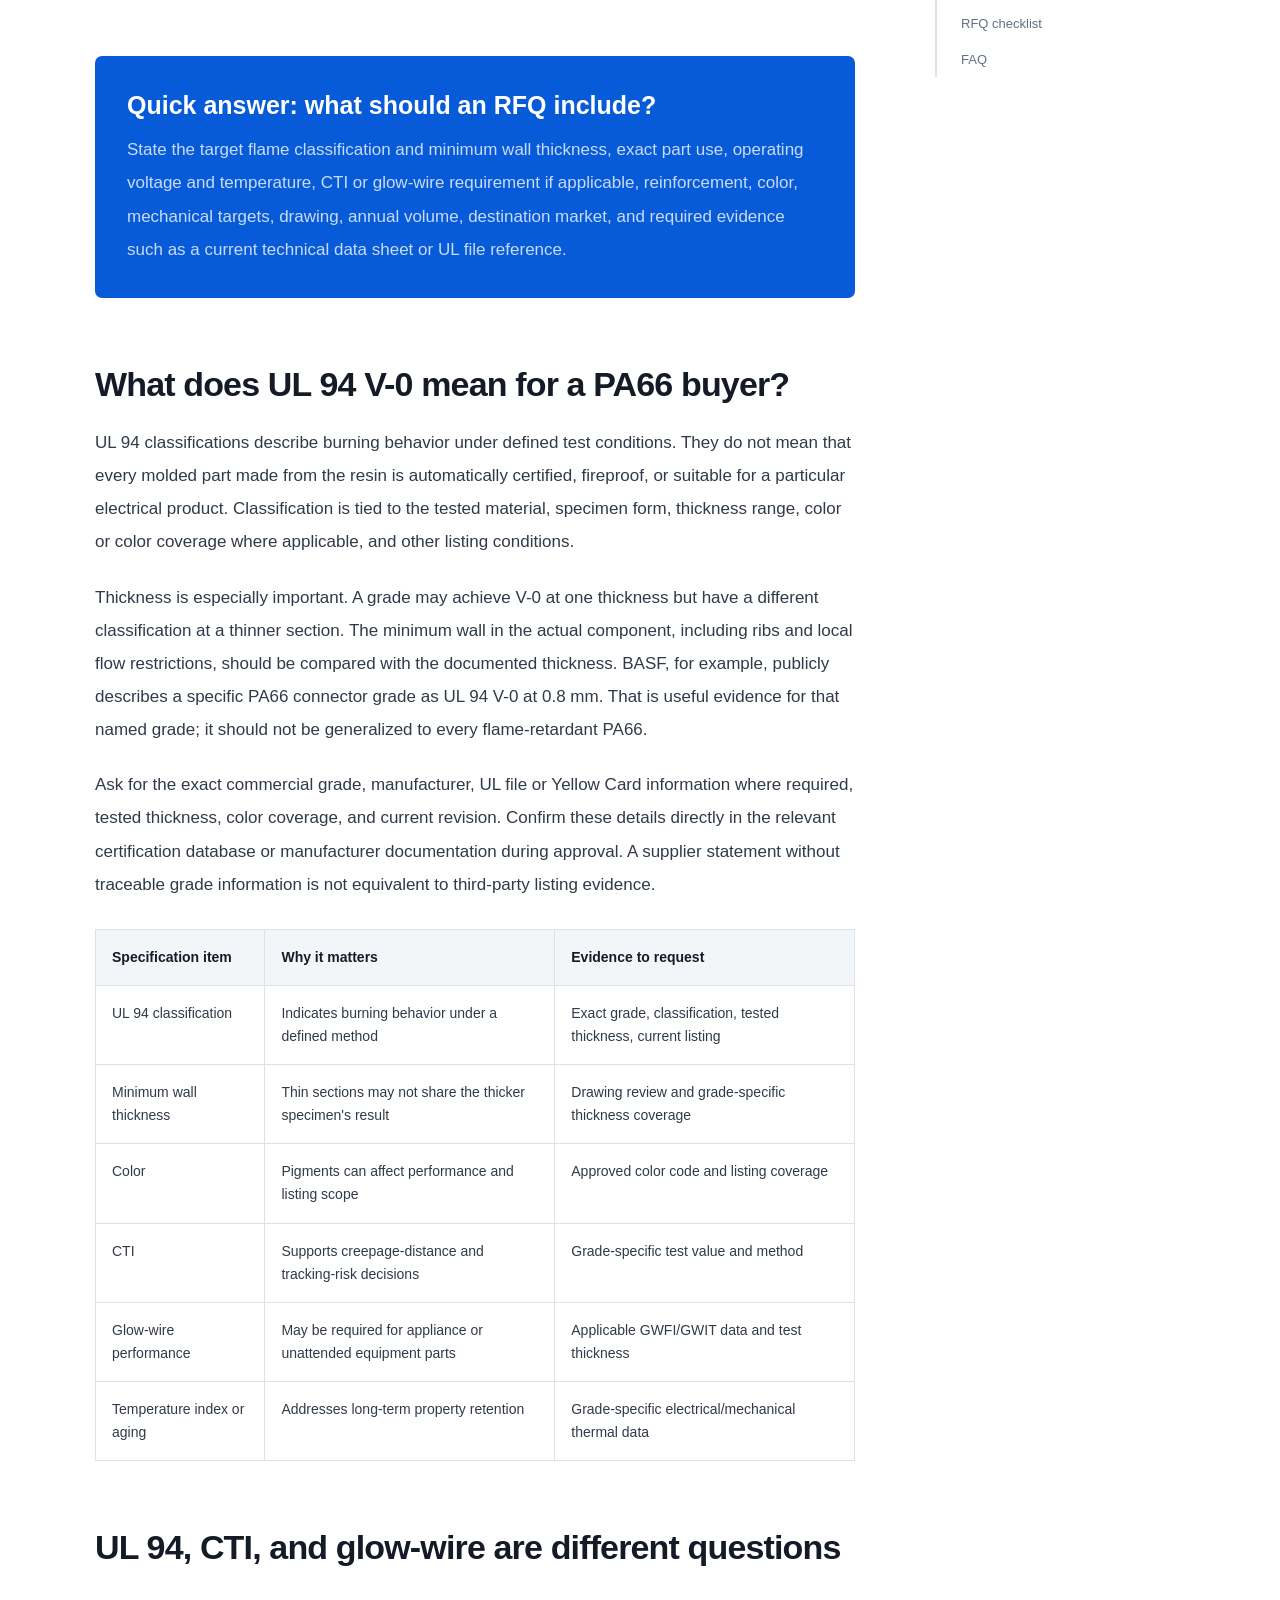
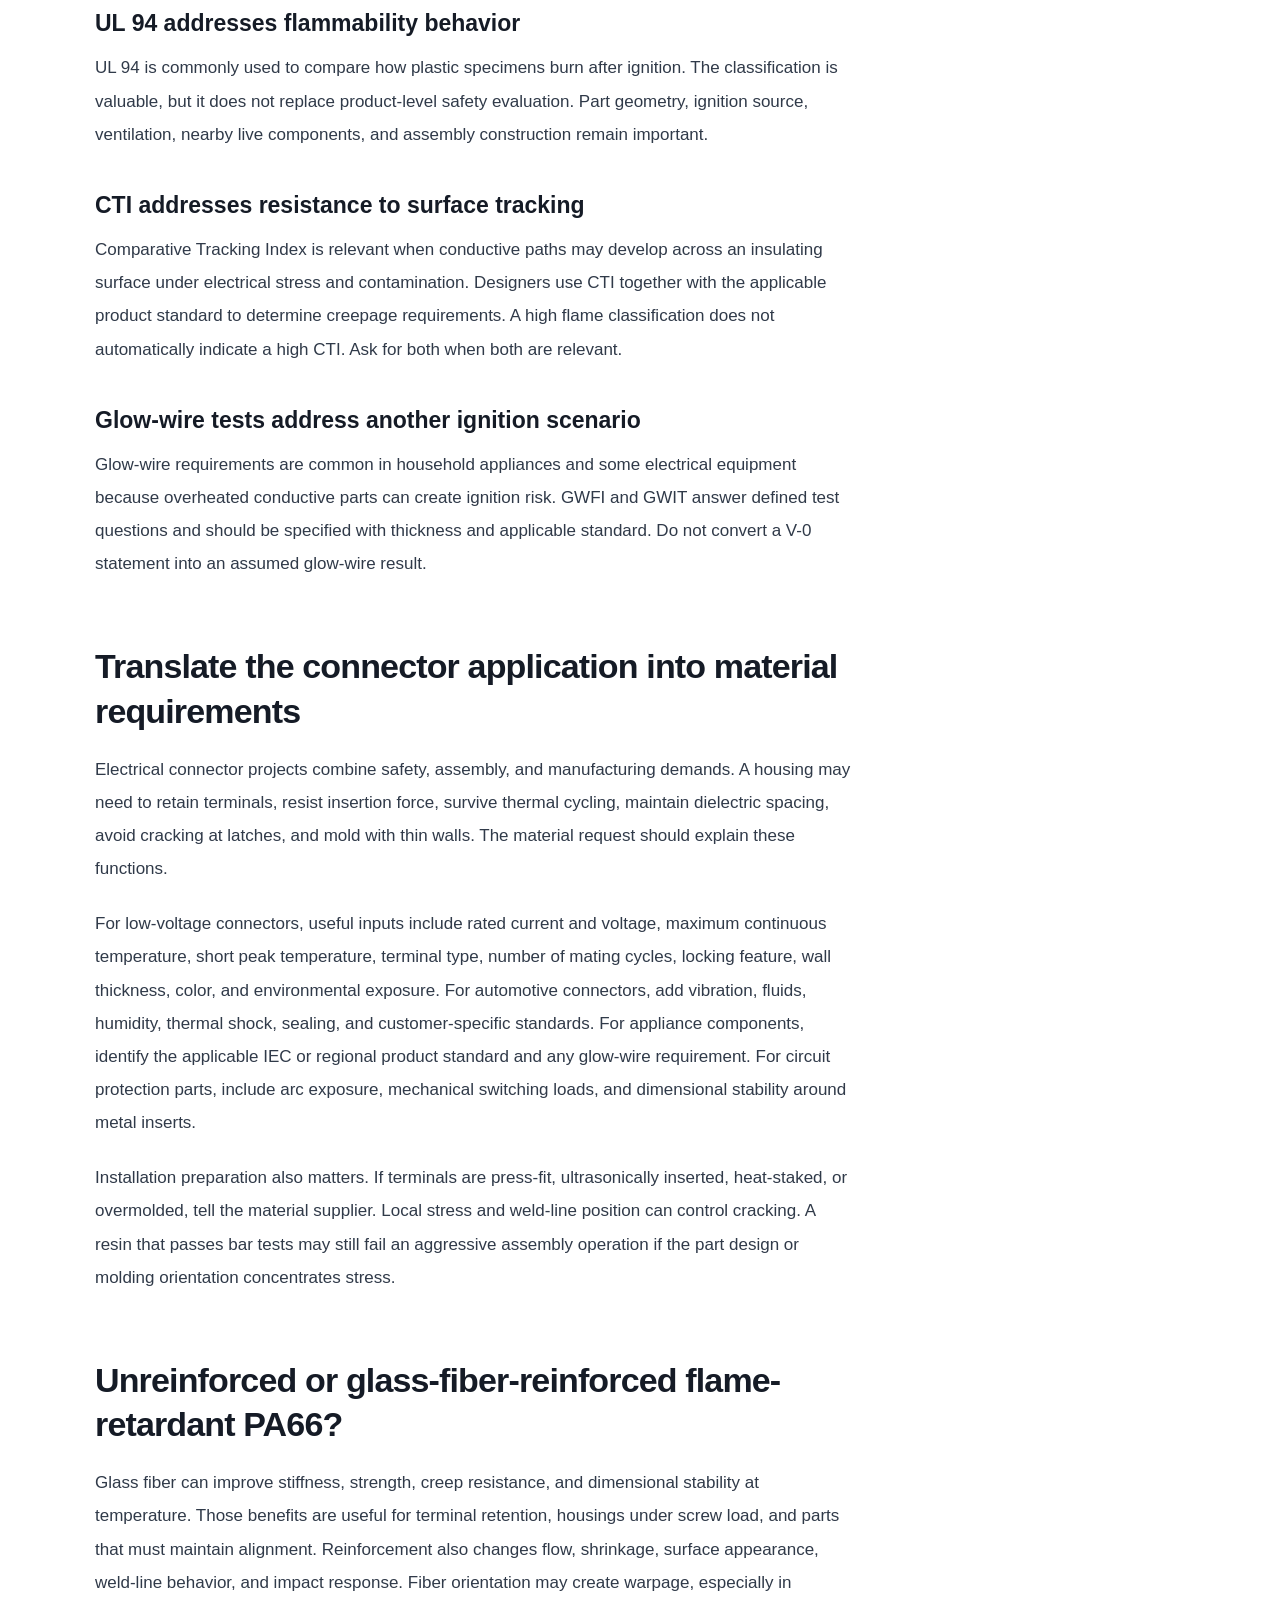
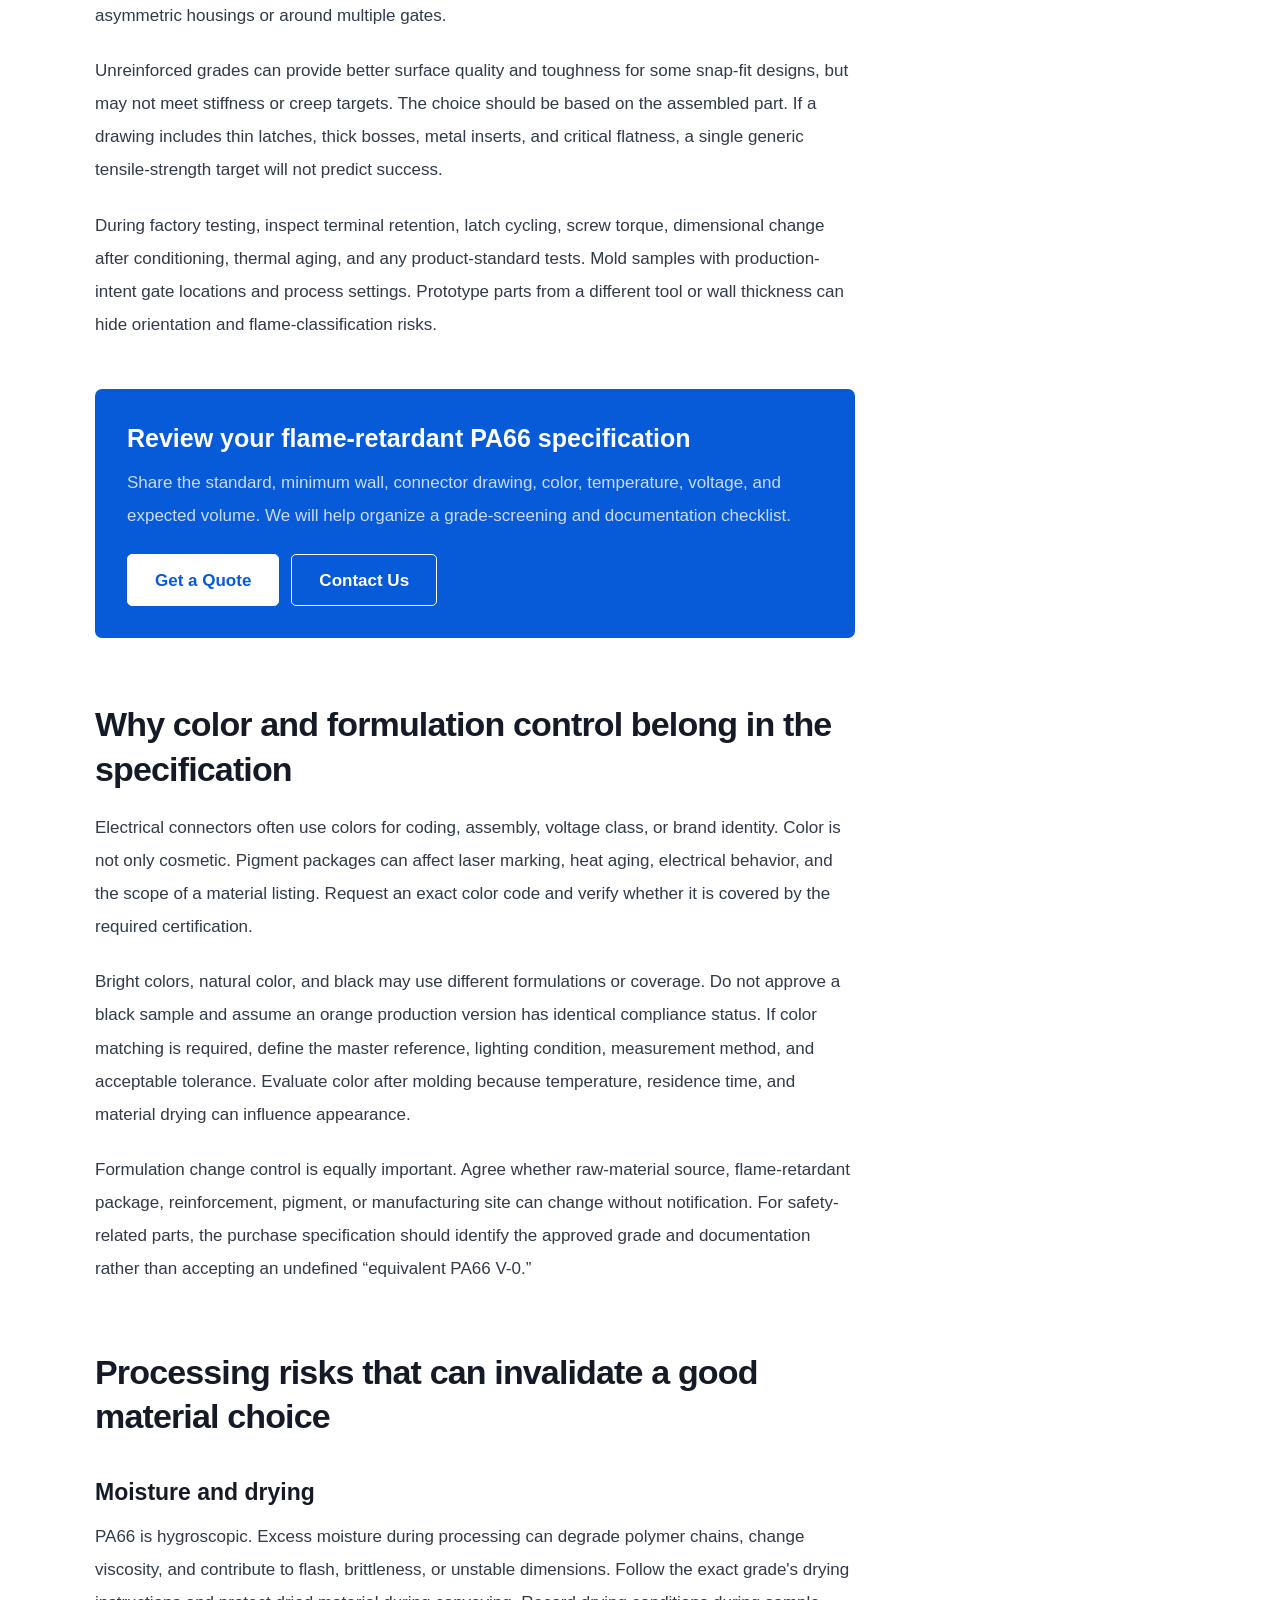
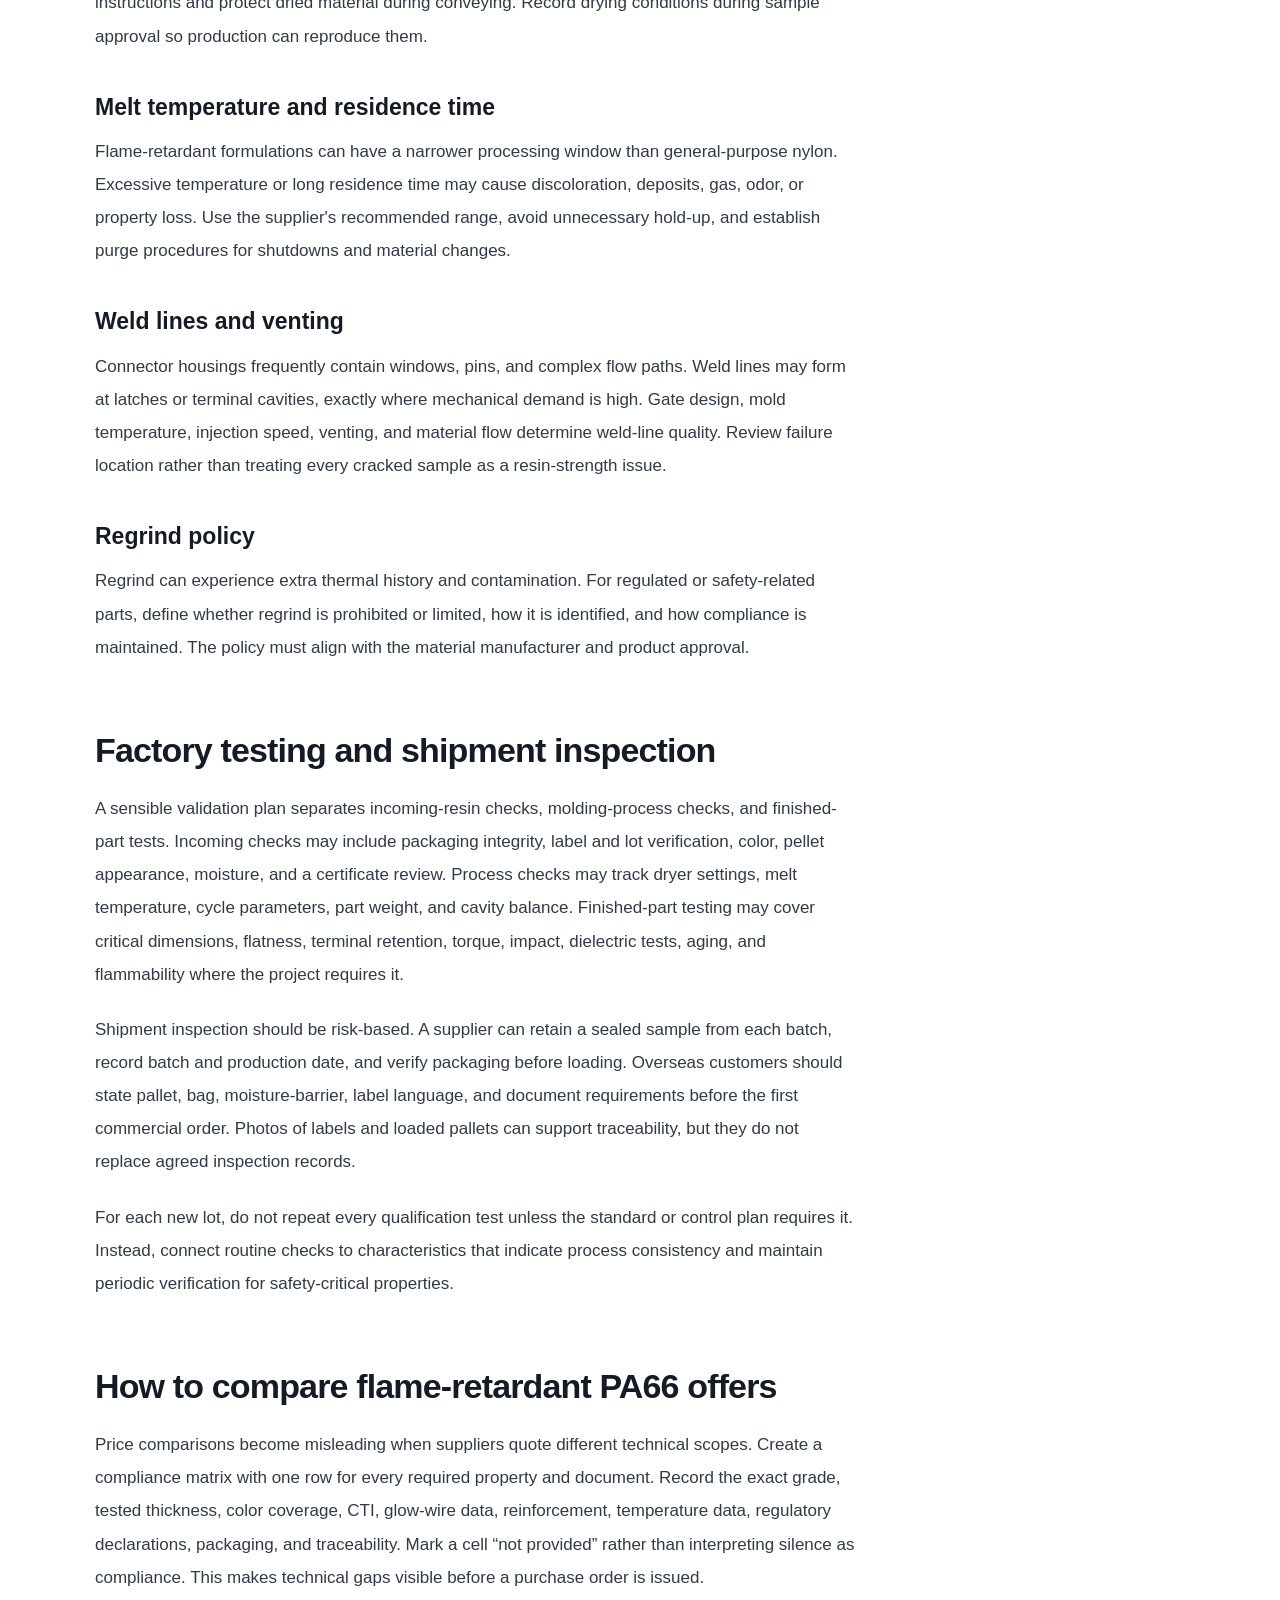
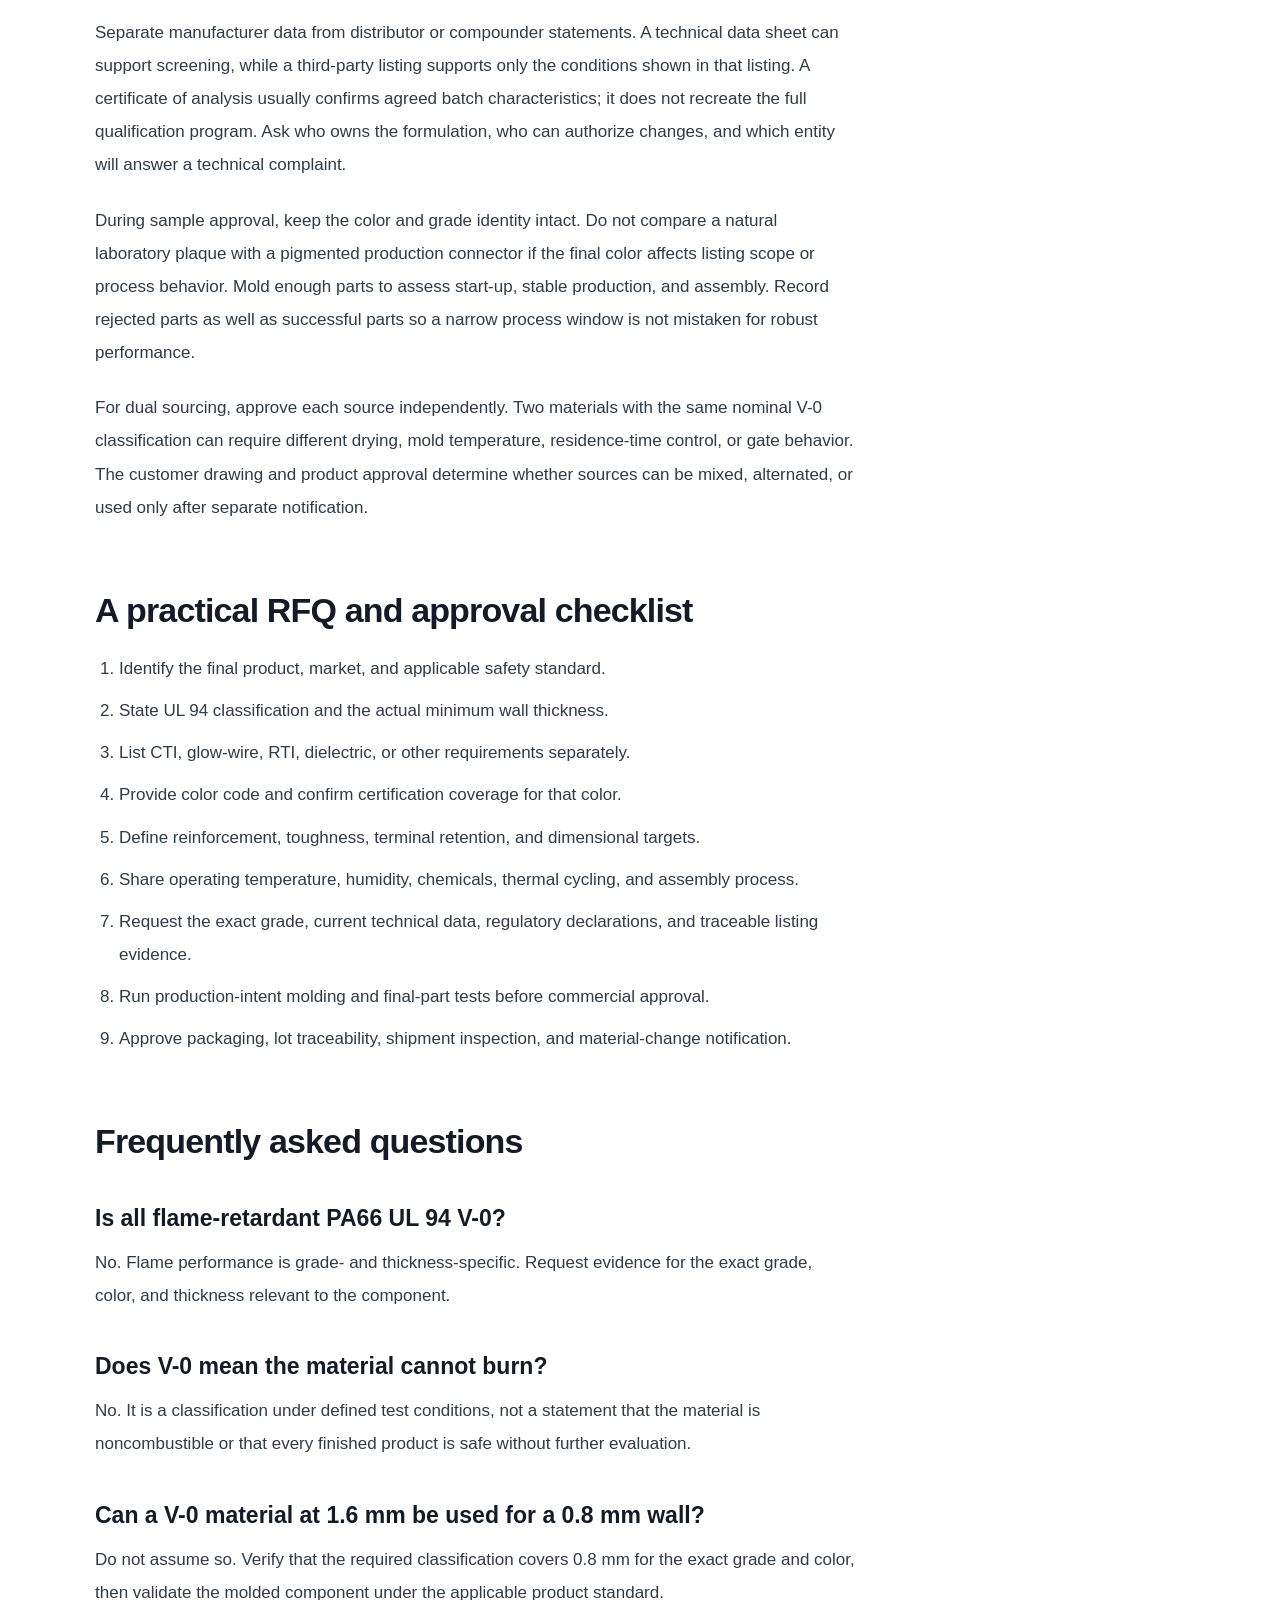
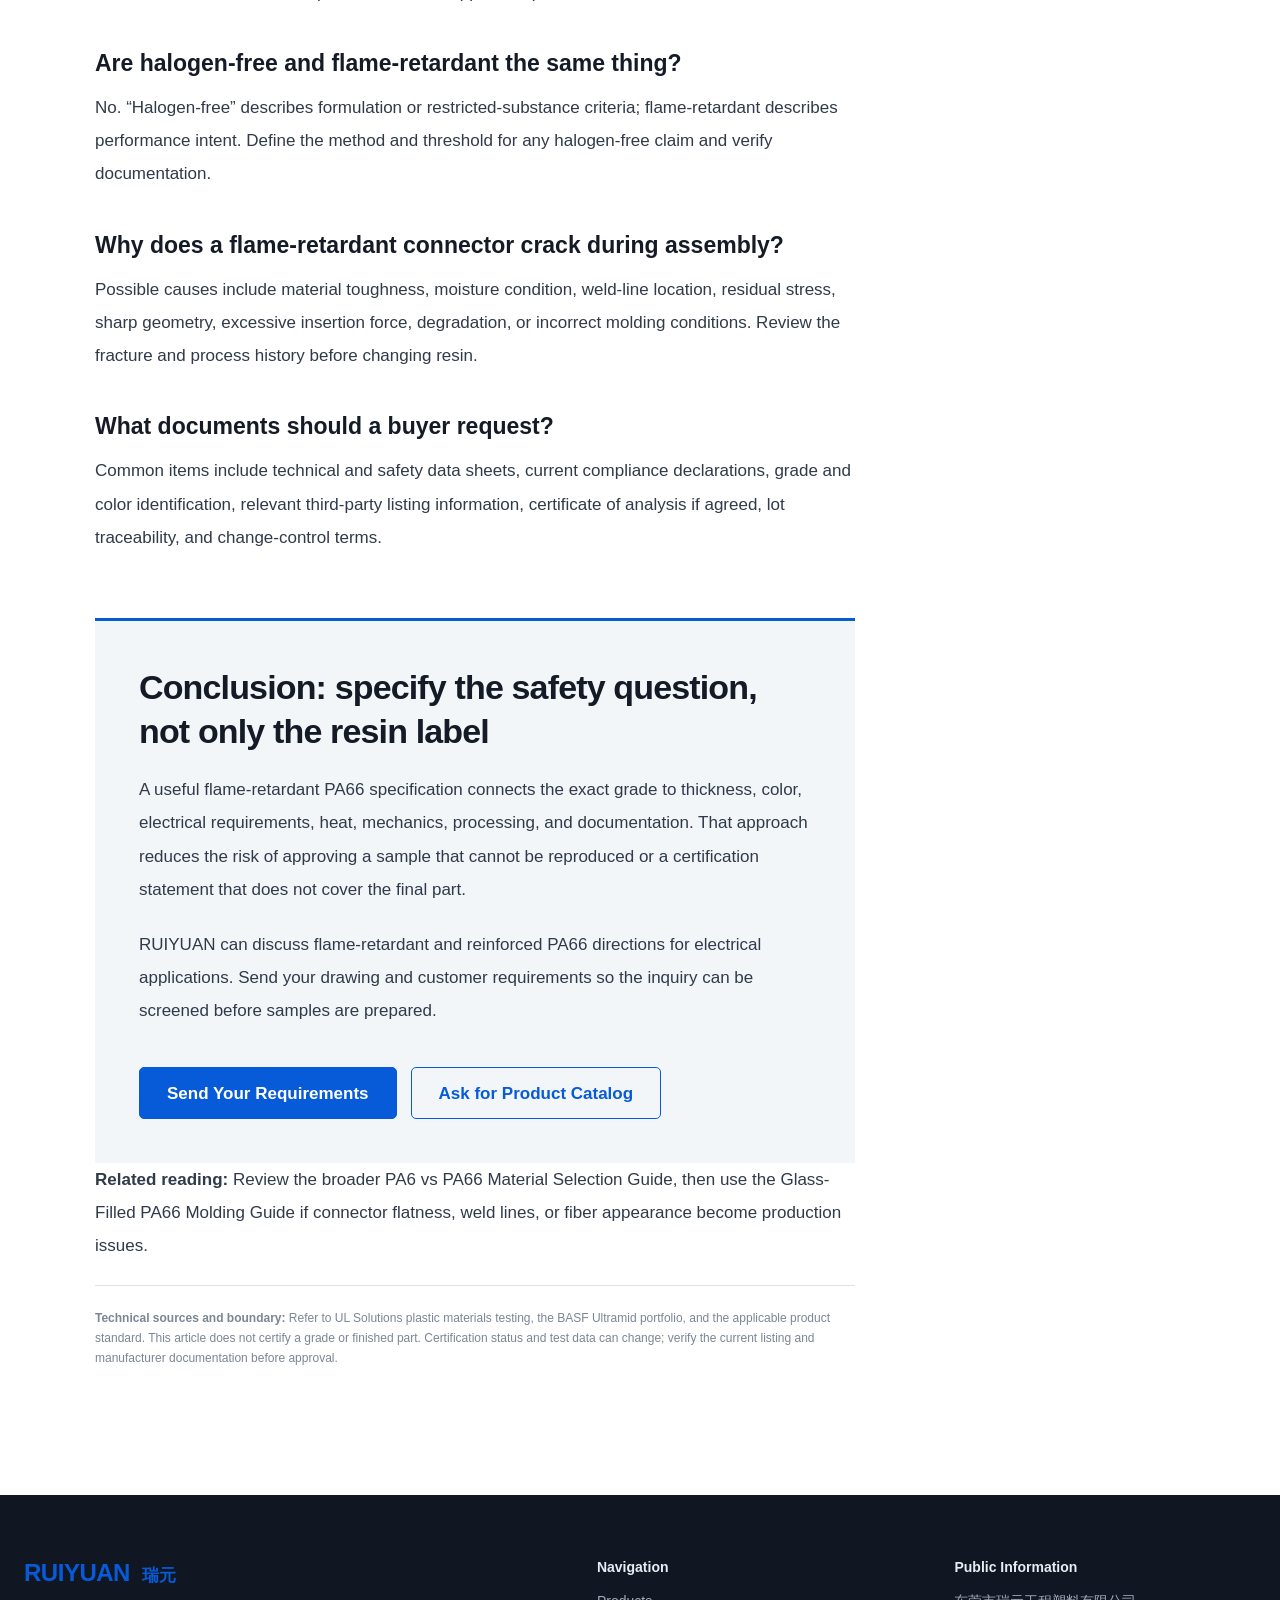
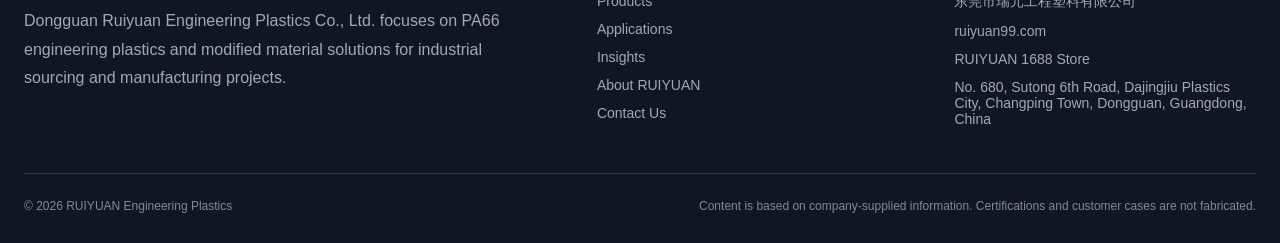
<file: flame-retardant-pa66-electrical-connectors-guide.html>
<!doctype html>
<html lang="en">
  <head>
    <meta charset="UTF-8" />
    <meta name="viewport" content="width=device-width, initial-scale=1.0" />
    <meta name="description" content="Learn how to specify flame-retardant PA66 for connectors and electrical parts, including UL 94 thickness, CTI, glow-wire, color, testing, and supplier documents." />
    <meta name="keywords" content="flame retardant PA66, UL94 V-0 PA66, PA66 electrical connector material, nylon 66 flame retardant, PA66 supplier" />
    <meta property="og:title" content="How to Specify Flame-Retardant PA66 for Electrical Connectors" />
    <meta property="og:description" content="A procurement and engineering guide to flame ratings, thickness, electrical properties, validation, and supplier qualification." />
    <meta property="og:image" content="assets/blog-flame-retardant-pa66.png" />
    <meta property="og:type" content="article" />
    <link rel="canonical" href="https://ruiyuan99.com/flame-retardant-pa66-electrical-connectors-guide.html" />
    <title>Flame-Retardant PA66 for Electrical Connectors: Buyer Guide | RUIYUAN</title>
    <link rel="icon" href="data:," />
    <link rel="stylesheet" href="assets/styles.css" />
    <script type="application/ld+json">
      {
        "@context": "https://schema.org",
        "@type": "Article",
        "headline": "How to Specify Flame-Retardant PA66 for Electrical Connectors",
        "description": "A buyer guide to UL 94 thickness, electrical tracking, glow-wire requirements, color, processing, validation, and supplier documentation.",
        "datePublished": "2026-06-14",
        "dateModified": "2026-06-14",
        "author": {"@type": "Organization", "name": "RUIYUAN Engineering Plastics"},
        "publisher": {"@type": "Organization", "name": "RUIYUAN Engineering Plastics", "url": "https://ruiyuan99.com"},
        "image": "https://ruiyuan99.com/assets/blog-flame-retardant-pa66.png",
        "mainEntityOfPage": "https://ruiyuan99.com/flame-retardant-pa66-electrical-connectors-guide.html"
      }
    </script>
    <script src="assets/app.js" defer></script>
  </head>
  <body data-page="blog" data-article="flame-retardant-pa66">
    <div data-site-header></div>
    <main>
      <article>
        <header class="article-hero">
          <div class="container article-hero-inner">
            <div class="breadcrumbs"><a href="blog-en.html">Insights</a> / Electrical Materials</div>
            <h1>How to Specify Flame-Retardant PA66 for Electrical Connectors</h1>
            <p class="article-deck">“PA66 V-0” is not a complete material specification. Procurement teams must connect the flame rating to specimen thickness, color, electrical tracking, glow-wire needs, temperature, mechanical loads, and the exact grade documentation.</p>
            <div class="article-meta"><span>Electrical &amp; Electronics</span><span>Specification Guide</span><span>Updated June 14, 2026</span></div>
            <img class="article-cover" src="assets/blog-flame-retardant-pa66.png" alt="Flame-retardant PA66 pellets with electrical connector and circuit protection components" />
          </div>
        </header>

        <section class="section">
          <div class="container article-layout">
            <div class="article-body">
              <p>Flame-retardant PA66 is widely considered for connector housings, terminal blocks, switches, relays, miniature circuit breakers, appliance components, and other electrical parts that need mechanical strength, thermal resistance, insulation, and controlled burning behavior. The material family is broad. Two compounds described as flame-retardant nylon 66 can differ in reinforcement, flame-retardant chemistry, color availability, electrical tracking resistance, molding behavior, and certification scope.</p>
              <p>A reliable purchase specification therefore starts with the end product and applicable standard, not with a copied line such as “UL 94 V-0.” This guide explains the questions that help overseas buyers move from a broad request to a material shortlist that can be tested and approved.</p>

              <aside class="article-cta">
                <h3>Quick answer: what should an RFQ include?</h3>
                <p>State the target flame classification and minimum wall thickness, exact part use, operating voltage and temperature, CTI or glow-wire requirement if applicable, reinforcement, color, mechanical targets, drawing, annual volume, destination market, and required evidence such as a current technical data sheet or UL file reference.</p>
              </aside>

              <h2 id="ul94">What does UL 94 V-0 mean for a PA66 buyer?</h2>
              <p>UL 94 classifications describe burning behavior under defined test conditions. They do not mean that every molded part made from the resin is automatically certified, fireproof, or suitable for a particular electrical product. Classification is tied to the tested material, specimen form, thickness range, color or color coverage where applicable, and other listing conditions.</p>
              <p>Thickness is especially important. A grade may achieve V-0 at one thickness but have a different classification at a thinner section. The minimum wall in the actual component, including ribs and local flow restrictions, should be compared with the documented thickness. BASF, for example, publicly describes a specific PA66 connector grade as UL 94 V-0 at 0.8 mm. That is useful evidence for that named grade; it should not be generalized to every flame-retardant PA66.</p>
              <p>Ask for the exact commercial grade, manufacturer, UL file or Yellow Card information where required, tested thickness, color coverage, and current revision. Confirm these details directly in the relevant certification database or manufacturer documentation during approval. A supplier statement without traceable grade information is not equivalent to third-party listing evidence.</p>

              <table>
                <thead>
                  <tr><th>Specification item</th><th>Why it matters</th><th>Evidence to request</th></tr>
                </thead>
                <tbody>
                  <tr><td>UL 94 classification</td><td>Indicates burning behavior under a defined method</td><td>Exact grade, classification, tested thickness, current listing</td></tr>
                  <tr><td>Minimum wall thickness</td><td>Thin sections may not share the thicker specimen's result</td><td>Drawing review and grade-specific thickness coverage</td></tr>
                  <tr><td>Color</td><td>Pigments can affect performance and listing scope</td><td>Approved color code and listing coverage</td></tr>
                  <tr><td>CTI</td><td>Supports creepage-distance and tracking-risk decisions</td><td>Grade-specific test value and method</td></tr>
                  <tr><td>Glow-wire performance</td><td>May be required for appliance or unattended equipment parts</td><td>Applicable GWFI/GWIT data and test thickness</td></tr>
                  <tr><td>Temperature index or aging</td><td>Addresses long-term property retention</td><td>Grade-specific electrical/mechanical thermal data</td></tr>
                </tbody>
              </table>

              <h2 id="standards">UL 94, CTI, and glow-wire are different questions</h2>
              <h3>UL 94 addresses flammability behavior</h3>
              <p>UL 94 is commonly used to compare how plastic specimens burn after ignition. The classification is valuable, but it does not replace product-level safety evaluation. Part geometry, ignition source, ventilation, nearby live components, and assembly construction remain important.</p>
              <h3>CTI addresses resistance to surface tracking</h3>
              <p>Comparative Tracking Index is relevant when conductive paths may develop across an insulating surface under electrical stress and contamination. Designers use CTI together with the applicable product standard to determine creepage requirements. A high flame classification does not automatically indicate a high CTI. Ask for both when both are relevant.</p>
              <h3>Glow-wire tests address another ignition scenario</h3>
              <p>Glow-wire requirements are common in household appliances and some electrical equipment because overheated conductive parts can create ignition risk. GWFI and GWIT answer defined test questions and should be specified with thickness and applicable standard. Do not convert a V-0 statement into an assumed glow-wire result.</p>

              <h2 id="application">Translate the connector application into material requirements</h2>
              <p>Electrical connector projects combine safety, assembly, and manufacturing demands. A housing may need to retain terminals, resist insertion force, survive thermal cycling, maintain dielectric spacing, avoid cracking at latches, and mold with thin walls. The material request should explain these functions.</p>
              <p>For low-voltage connectors, useful inputs include rated current and voltage, maximum continuous temperature, short peak temperature, terminal type, number of mating cycles, locking feature, wall thickness, color, and environmental exposure. For automotive connectors, add vibration, fluids, humidity, thermal shock, sealing, and customer-specific standards. For appliance components, identify the applicable IEC or regional product standard and any glow-wire requirement. For circuit protection parts, include arc exposure, mechanical switching loads, and dimensional stability around metal inserts.</p>
              <p>Installation preparation also matters. If terminals are press-fit, ultrasonically inserted, heat-staked, or overmolded, tell the material supplier. Local stress and weld-line position can control cracking. A resin that passes bar tests may still fail an aggressive assembly operation if the part design or molding orientation concentrates stress.</p>

              <h2 id="reinforcement">Unreinforced or glass-fiber-reinforced flame-retardant PA66?</h2>
              <p>Glass fiber can improve stiffness, strength, creep resistance, and dimensional stability at temperature. Those benefits are useful for terminal retention, housings under screw load, and parts that must maintain alignment. Reinforcement also changes flow, shrinkage, surface appearance, weld-line behavior, and impact response. Fiber orientation may create warpage, especially in asymmetric housings or around multiple gates.</p>
              <p>Unreinforced grades can provide better surface quality and toughness for some snap-fit designs, but may not meet stiffness or creep targets. The choice should be based on the assembled part. If a drawing includes thin latches, thick bosses, metal inserts, and critical flatness, a single generic tensile-strength target will not predict success.</p>
              <p>During factory testing, inspect terminal retention, latch cycling, screw torque, dimensional change after conditioning, thermal aging, and any product-standard tests. Mold samples with production-intent gate locations and process settings. Prototype parts from a different tool or wall thickness can hide orientation and flame-classification risks.</p>

              <aside class="article-cta">
                <h3>Review your flame-retardant PA66 specification</h3>
                <p>Share the standard, minimum wall, connector drawing, color, temperature, voltage, and expected volume. We will help organize a grade-screening and documentation checklist.</p>
                <div class="article-cta-actions">
                  <button class="btn" type="button" data-open-inquiry>Get a Quote</button>
                  <a class="btn btn-secondary" href="contact.html">Contact Us</a>
                </div>
              </aside>

              <h2 id="color">Why color and formulation control belong in the specification</h2>
              <p>Electrical connectors often use colors for coding, assembly, voltage class, or brand identity. Color is not only cosmetic. Pigment packages can affect laser marking, heat aging, electrical behavior, and the scope of a material listing. Request an exact color code and verify whether it is covered by the required certification.</p>
              <p>Bright colors, natural color, and black may use different formulations or coverage. Do not approve a black sample and assume an orange production version has identical compliance status. If color matching is required, define the master reference, lighting condition, measurement method, and acceptable tolerance. Evaluate color after molding because temperature, residence time, and material drying can influence appearance.</p>
              <p>Formulation change control is equally important. Agree whether raw-material source, flame-retardant package, reinforcement, pigment, or manufacturing site can change without notification. For safety-related parts, the purchase specification should identify the approved grade and documentation rather than accepting an undefined “equivalent PA66 V-0.”</p>

              <h2 id="processing">Processing risks that can invalidate a good material choice</h2>
              <h3>Moisture and drying</h3>
              <p>PA66 is hygroscopic. Excess moisture during processing can degrade polymer chains, change viscosity, and contribute to flash, brittleness, or unstable dimensions. Follow the exact grade's drying instructions and protect dried material during conveying. Record drying conditions during sample approval so production can reproduce them.</p>
              <h3>Melt temperature and residence time</h3>
              <p>Flame-retardant formulations can have a narrower processing window than general-purpose nylon. Excessive temperature or long residence time may cause discoloration, deposits, gas, odor, or property loss. Use the supplier's recommended range, avoid unnecessary hold-up, and establish purge procedures for shutdowns and material changes.</p>
              <h3>Weld lines and venting</h3>
              <p>Connector housings frequently contain windows, pins, and complex flow paths. Weld lines may form at latches or terminal cavities, exactly where mechanical demand is high. Gate design, mold temperature, injection speed, venting, and material flow determine weld-line quality. Review failure location rather than treating every cracked sample as a resin-strength issue.</p>
              <h3>Regrind policy</h3>
              <p>Regrind can experience extra thermal history and contamination. For regulated or safety-related parts, define whether regrind is prohibited or limited, how it is identified, and how compliance is maintained. The policy must align with the material manufacturer and product approval.</p>

              <h2 id="inspection">Factory testing and shipment inspection</h2>
              <p>A sensible validation plan separates incoming-resin checks, molding-process checks, and finished-part tests. Incoming checks may include packaging integrity, label and lot verification, color, pellet appearance, moisture, and a certificate review. Process checks may track dryer settings, melt temperature, cycle parameters, part weight, and cavity balance. Finished-part testing may cover critical dimensions, flatness, terminal retention, torque, impact, dielectric tests, aging, and flammability where the project requires it.</p>
              <p>Shipment inspection should be risk-based. A supplier can retain a sealed sample from each batch, record batch and production date, and verify packaging before loading. Overseas customers should state pallet, bag, moisture-barrier, label language, and document requirements before the first commercial order. Photos of labels and loaded pallets can support traceability, but they do not replace agreed inspection records.</p>
              <p>For each new lot, do not repeat every qualification test unless the standard or control plan requires it. Instead, connect routine checks to characteristics that indicate process consistency and maintain periodic verification for safety-critical properties.</p>

              <h2 id="comparison">How to compare flame-retardant PA66 offers</h2>
              <p>Price comparisons become misleading when suppliers quote different technical scopes. Create a compliance matrix with one row for every required property and document. Record the exact grade, tested thickness, color coverage, CTI, glow-wire data, reinforcement, temperature data, regulatory declarations, packaging, and traceability. Mark a cell “not provided” rather than interpreting silence as compliance. This makes technical gaps visible before a purchase order is issued.</p>
              <p>Separate manufacturer data from distributor or compounder statements. A technical data sheet can support screening, while a third-party listing supports only the conditions shown in that listing. A certificate of analysis usually confirms agreed batch characteristics; it does not recreate the full qualification program. Ask who owns the formulation, who can authorize changes, and which entity will answer a technical complaint.</p>
              <p>During sample approval, keep the color and grade identity intact. Do not compare a natural laboratory plaque with a pigmented production connector if the final color affects listing scope or process behavior. Mold enough parts to assess start-up, stable production, and assembly. Record rejected parts as well as successful parts so a narrow process window is not mistaken for robust performance.</p>
              <p>For dual sourcing, approve each source independently. Two materials with the same nominal V-0 classification can require different drying, mold temperature, residence-time control, or gate behavior. The customer drawing and product approval determine whether sources can be mixed, alternated, or used only after separate notification.</p>

              <h2 id="rfq">A practical RFQ and approval checklist</h2>
              <ol>
                <li>Identify the final product, market, and applicable safety standard.</li>
                <li>State UL 94 classification and the actual minimum wall thickness.</li>
                <li>List CTI, glow-wire, RTI, dielectric, or other requirements separately.</li>
                <li>Provide color code and confirm certification coverage for that color.</li>
                <li>Define reinforcement, toughness, terminal retention, and dimensional targets.</li>
                <li>Share operating temperature, humidity, chemicals, thermal cycling, and assembly process.</li>
                <li>Request the exact grade, current technical data, regulatory declarations, and traceable listing evidence.</li>
                <li>Run production-intent molding and final-part tests before commercial approval.</li>
                <li>Approve packaging, lot traceability, shipment inspection, and material-change notification.</li>
              </ol>

              <h2 id="faq">Frequently asked questions</h2>
              <h3>Is all flame-retardant PA66 UL 94 V-0?</h3>
              <p>No. Flame performance is grade- and thickness-specific. Request evidence for the exact grade, color, and thickness relevant to the component.</p>
              <h3>Does V-0 mean the material cannot burn?</h3>
              <p>No. It is a classification under defined test conditions, not a statement that the material is noncombustible or that every finished product is safe without further evaluation.</p>
              <h3>Can a V-0 material at 1.6 mm be used for a 0.8 mm wall?</h3>
              <p>Do not assume so. Verify that the required classification covers 0.8 mm for the exact grade and color, then validate the molded component under the applicable product standard.</p>
              <h3>Are halogen-free and flame-retardant the same thing?</h3>
              <p>No. “Halogen-free” describes formulation or restricted-substance criteria; flame-retardant describes performance intent. Define the method and threshold for any halogen-free claim and verify documentation.</p>
              <h3>Why does a flame-retardant connector crack during assembly?</h3>
              <p>Possible causes include material toughness, moisture condition, weld-line location, residual stress, sharp geometry, excessive insertion force, degradation, or incorrect molding conditions. Review the fracture and process history before changing resin.</p>
              <h3>What documents should a buyer request?</h3>
              <p>Common items include technical and safety data sheets, current compliance declarations, grade and color identification, relevant third-party listing information, certificate of analysis if agreed, lot traceability, and change-control terms.</p>

              <section class="article-end">
                <h2>Conclusion: specify the safety question, not only the resin label</h2>
                <p>A useful flame-retardant PA66 specification connects the exact grade to thickness, color, electrical requirements, heat, mechanics, processing, and documentation. That approach reduces the risk of approving a sample that cannot be reproduced or a certification statement that does not cover the final part.</p>
                <p>RUIYUAN can discuss flame-retardant and reinforced PA66 directions for electrical applications. Send your drawing and customer requirements so the inquiry can be screened before samples are prepared.</p>
                <div class="page-actions">
                  <button class="btn" type="button" data-open-inquiry>Send Your Requirements</button>
                  <a class="btn btn-secondary" href="contact.html">Ask for Product Catalog</a>
                </div>
              </section>

              <p><strong>Related reading:</strong> Review the broader <a href="pa6-vs-pa66-material-selection-guide.html">PA6 vs PA66 Material Selection Guide</a>, then use the <a href="glass-filled-pa66-injection-molding-guide.html">Glass-Filled PA66 Molding Guide</a> if connector flatness, weld lines, or fiber appearance become production issues.</p>

              <p class="source-note"><strong>Technical sources and boundary:</strong> Refer to <a href="https://www.ul.com/services/plastic-materials-testing" target="_blank" rel="noopener">UL Solutions plastic materials testing</a>, the <a href="https://plastics-rubber.basf.com/global/en/performance_polymers/products/ultramid" target="_blank" rel="noopener">BASF Ultramid portfolio</a>, and the applicable product standard. This article does not certify a grade or finished part. Certification status and test data can change; verify the current listing and manufacturer documentation before approval.</p>
            </div>

            <nav class="article-toc" aria-label="Article contents">
              <strong>Contents</strong>
              <a href="#ul94">UL 94 meaning</a>
              <a href="#standards">CTI and glow-wire</a>
              <a href="#application">Application inputs</a>
              <a href="#reinforcement">Reinforcement</a>
              <a href="#color">Color control</a>
              <a href="#processing">Processing</a>
              <a href="#inspection">Inspection</a>
              <a href="#comparison">Compare offers</a>
              <a href="#rfq">RFQ checklist</a>
              <a href="#faq">FAQ</a>
            </nav>
          </div>
        </section>
      </article>
    </main>
    <div data-site-footer></div>
  </body>
</html>
</file>
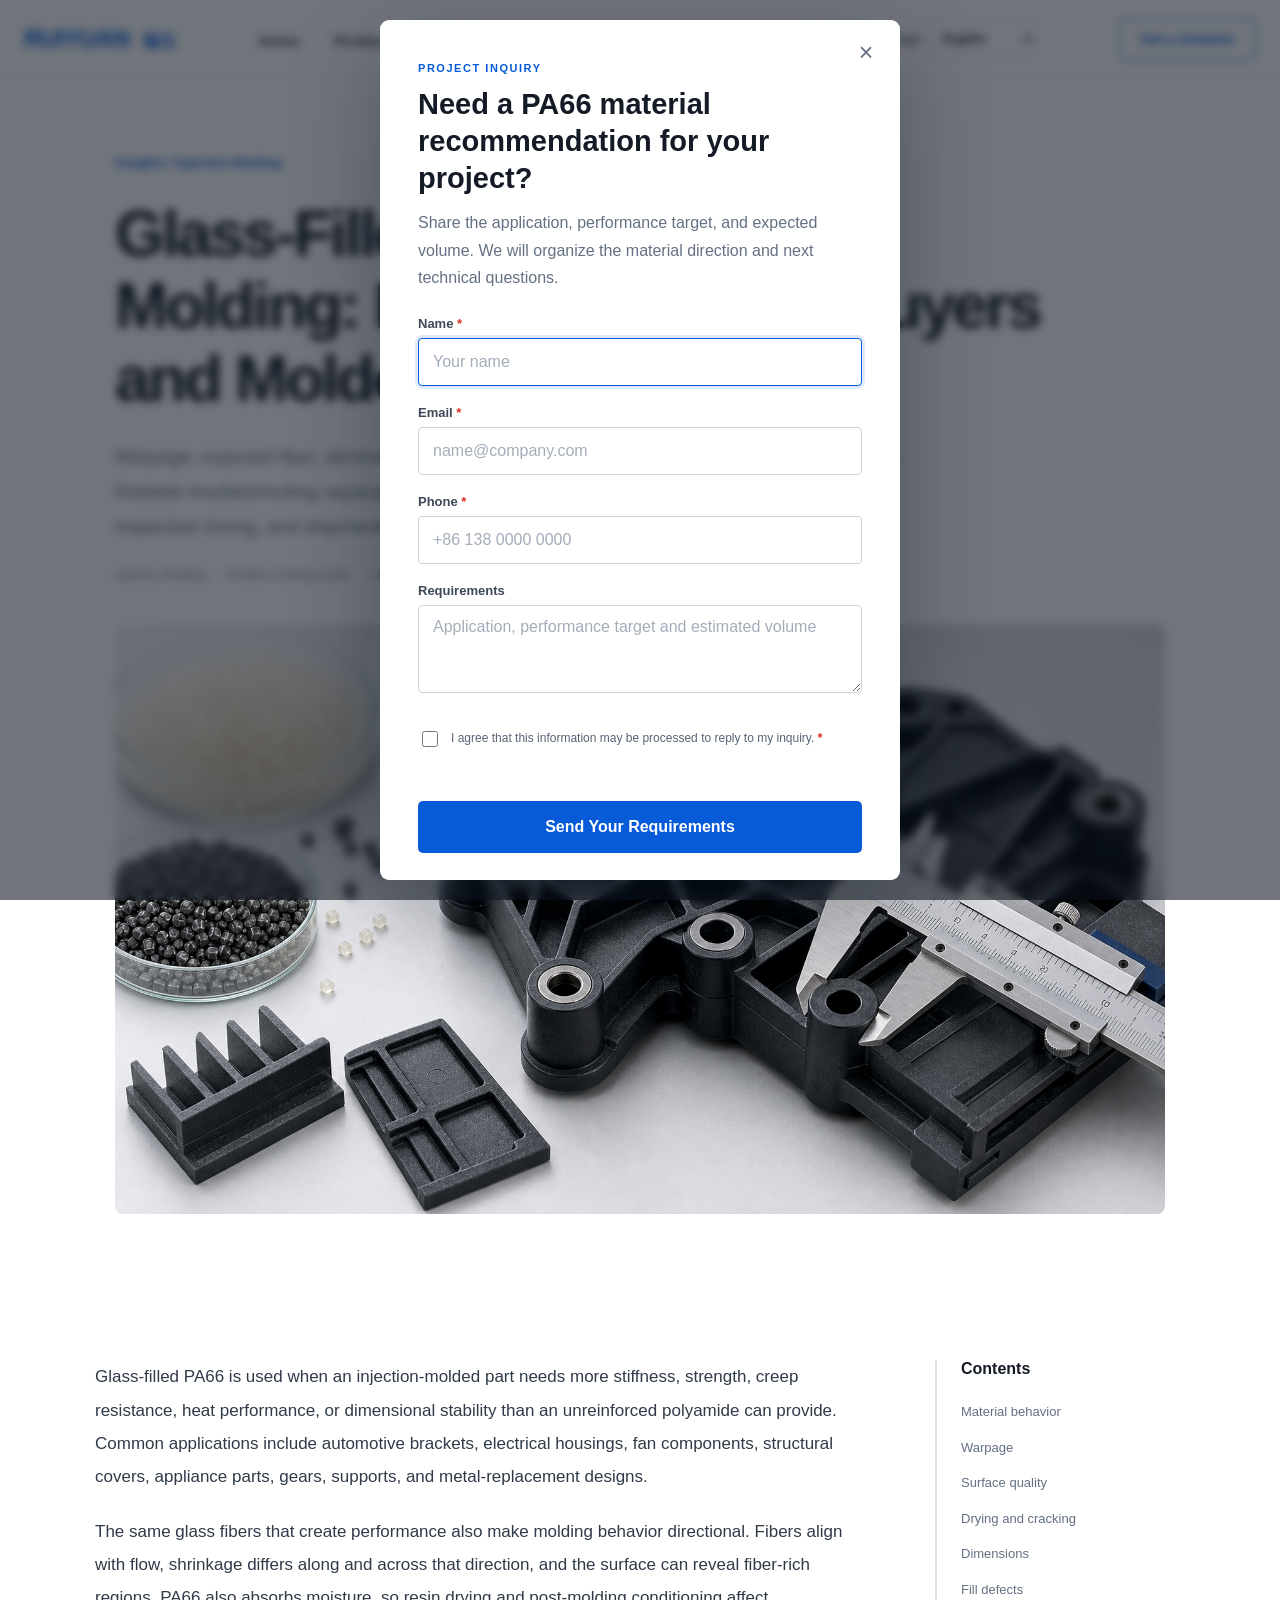
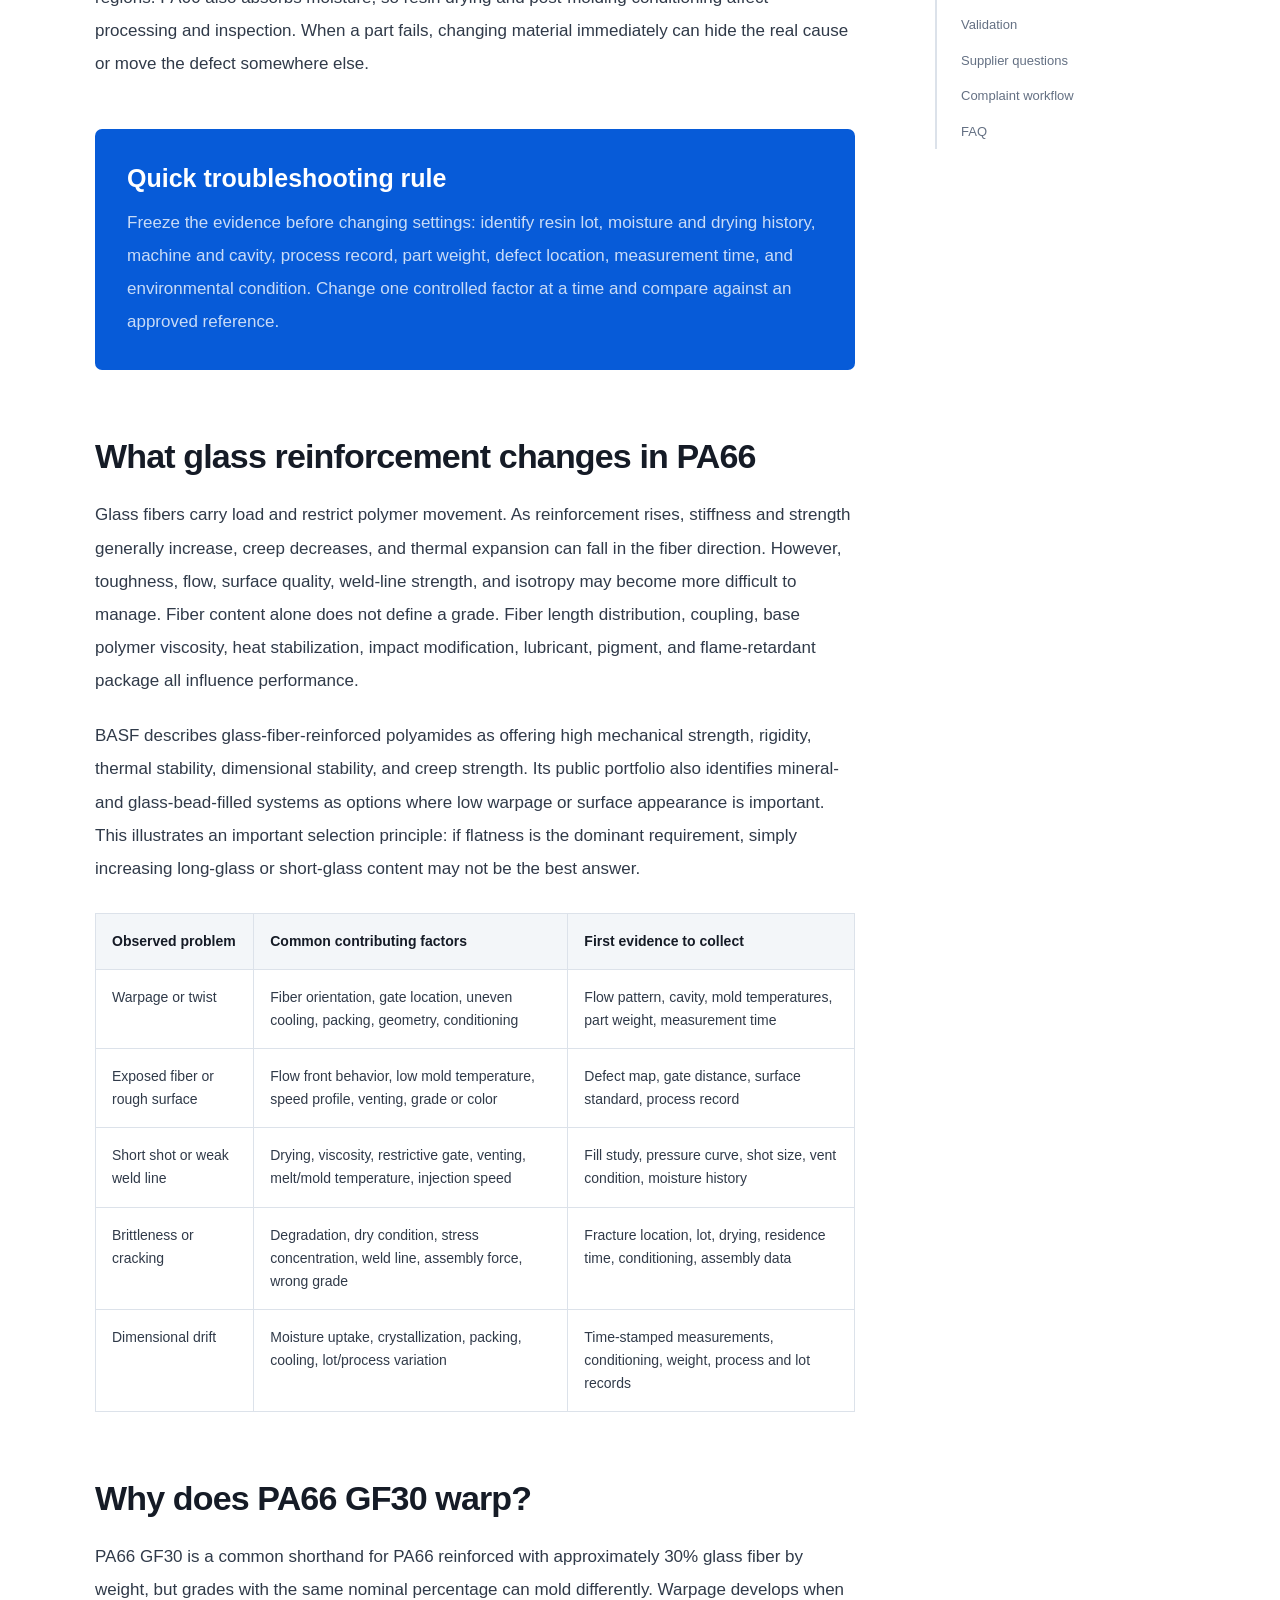
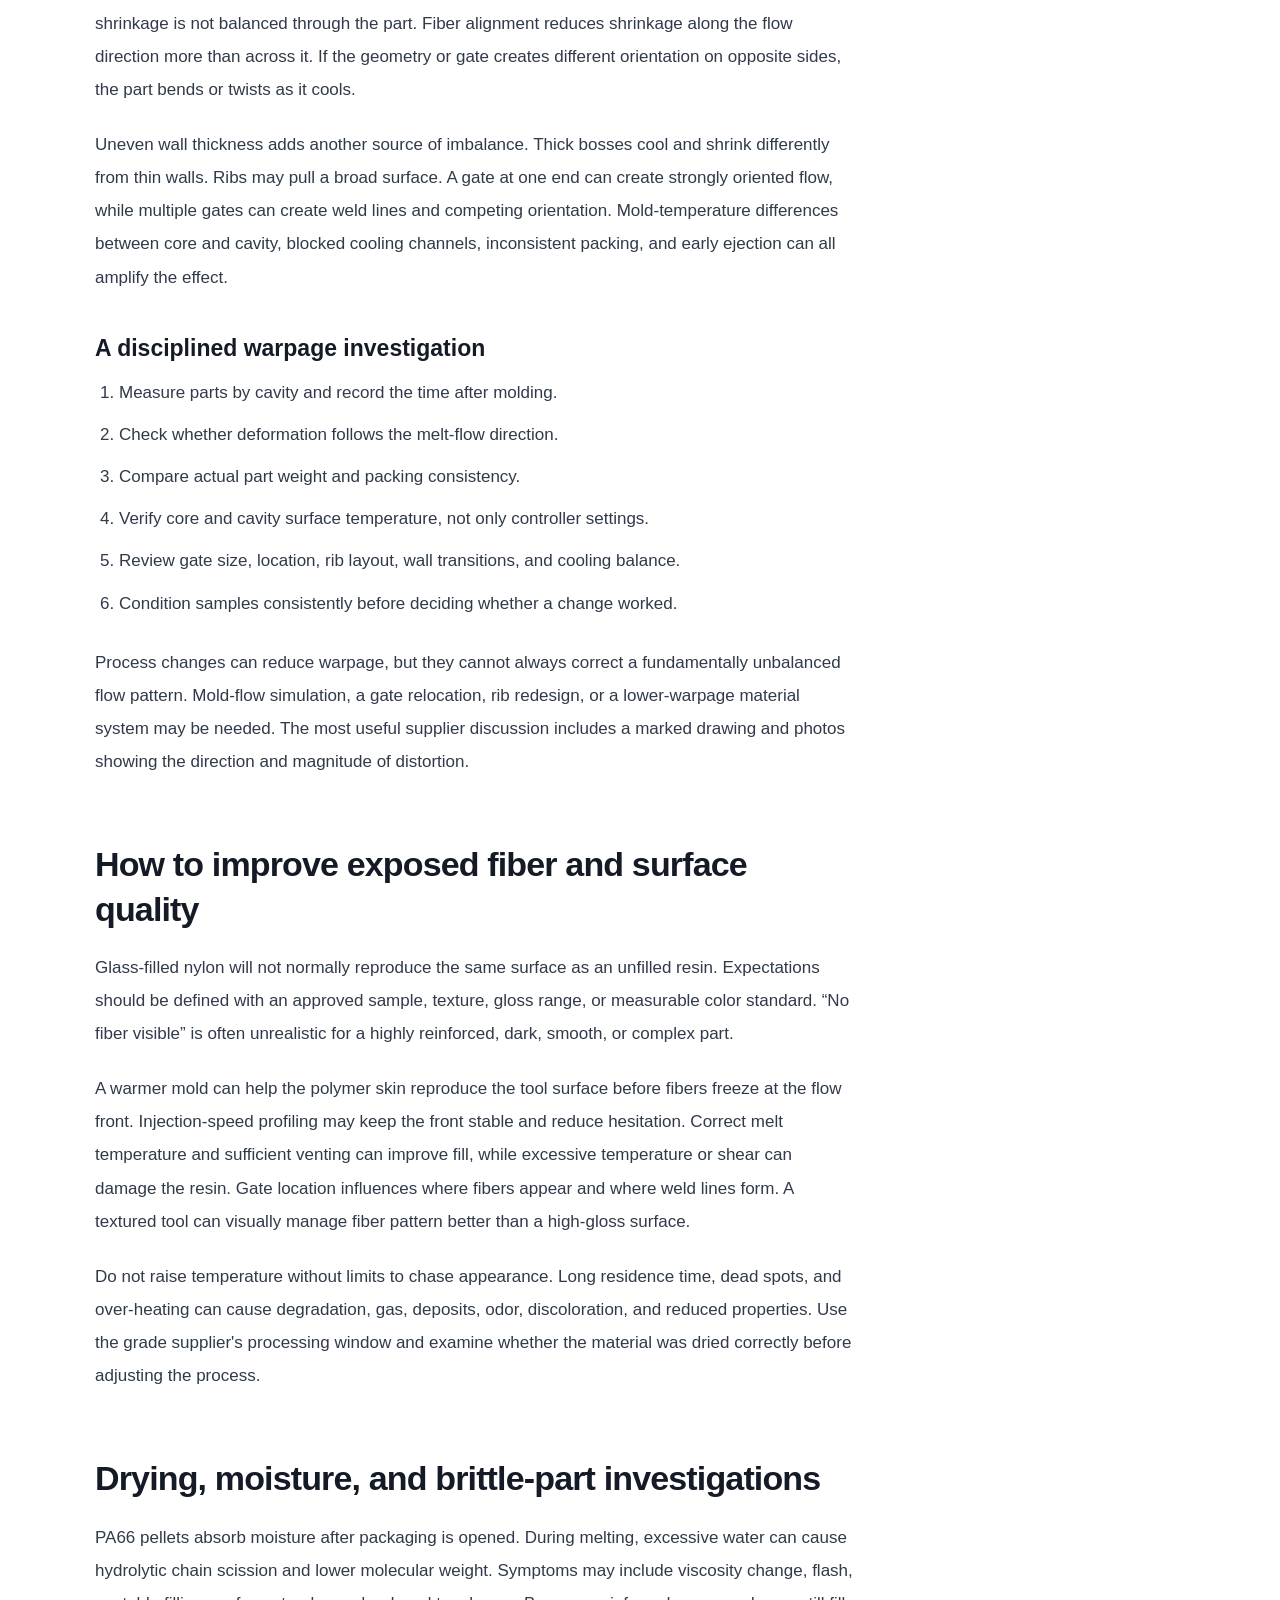
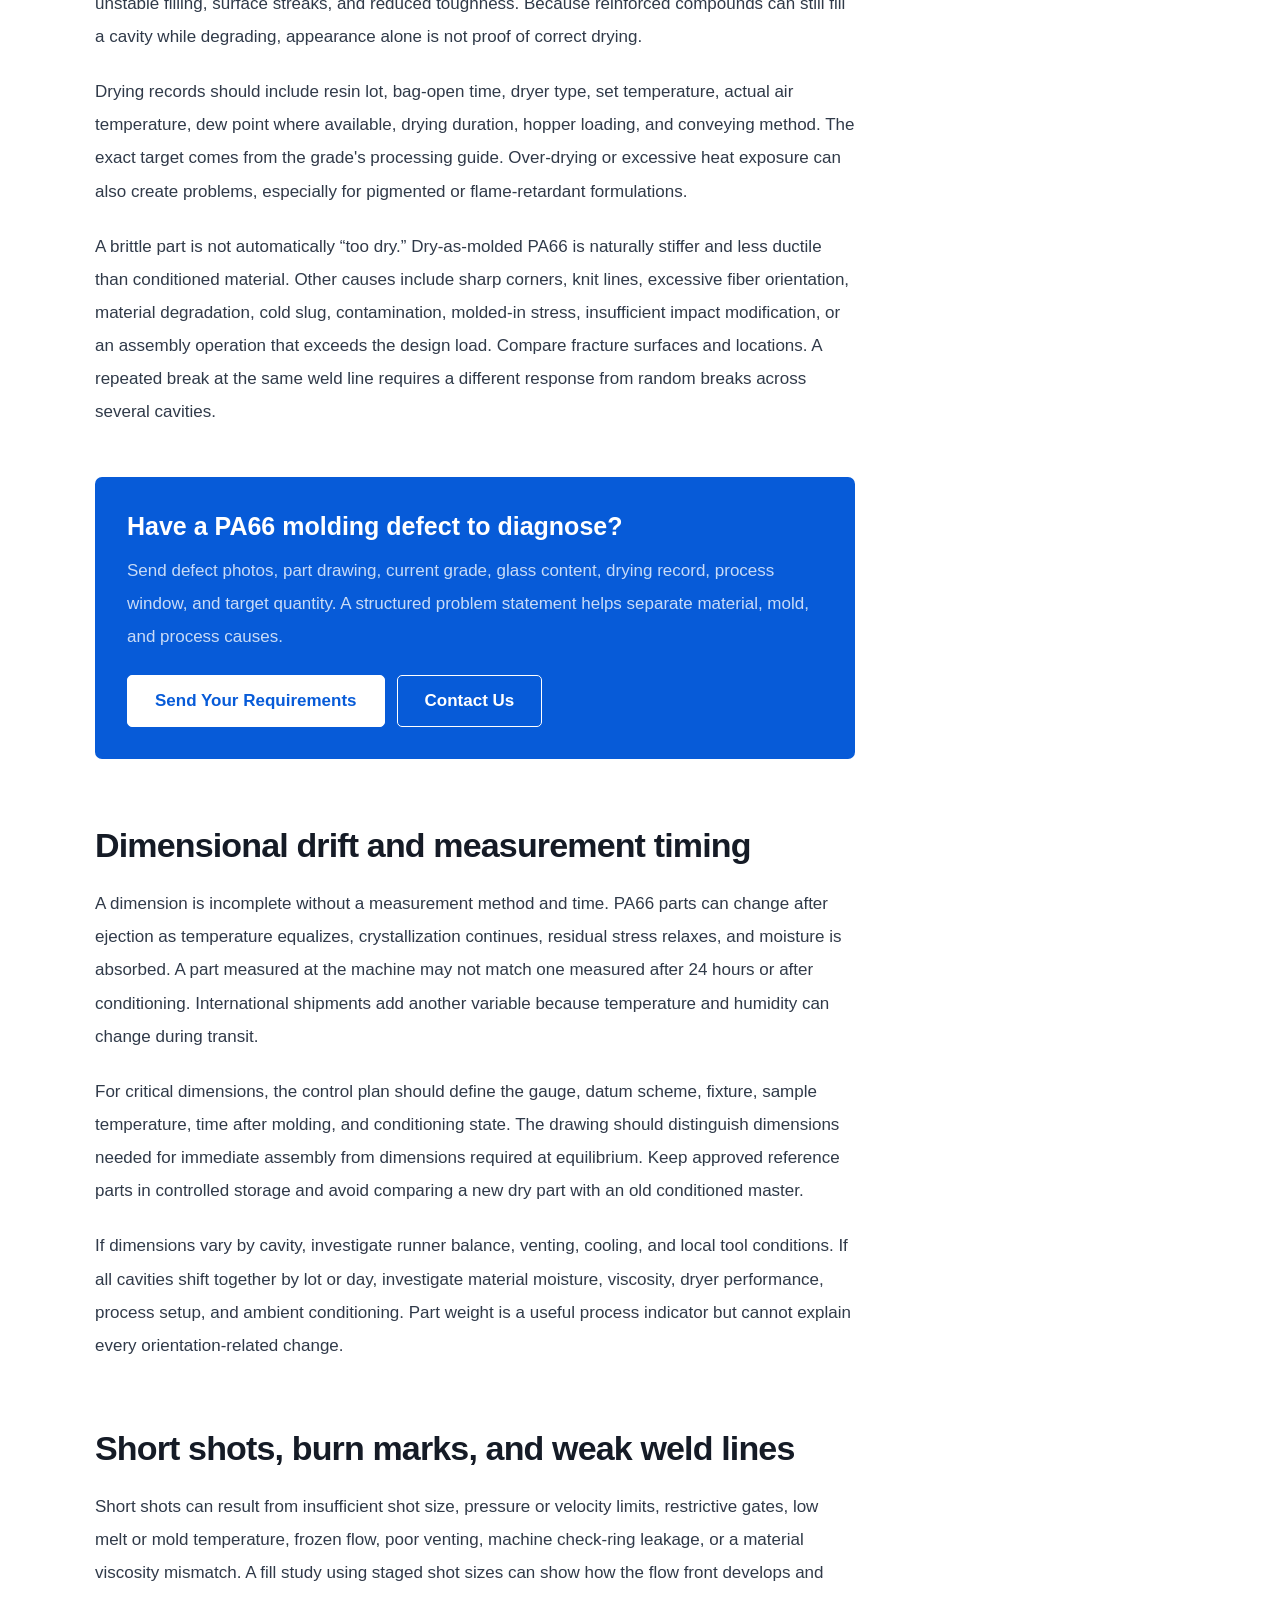
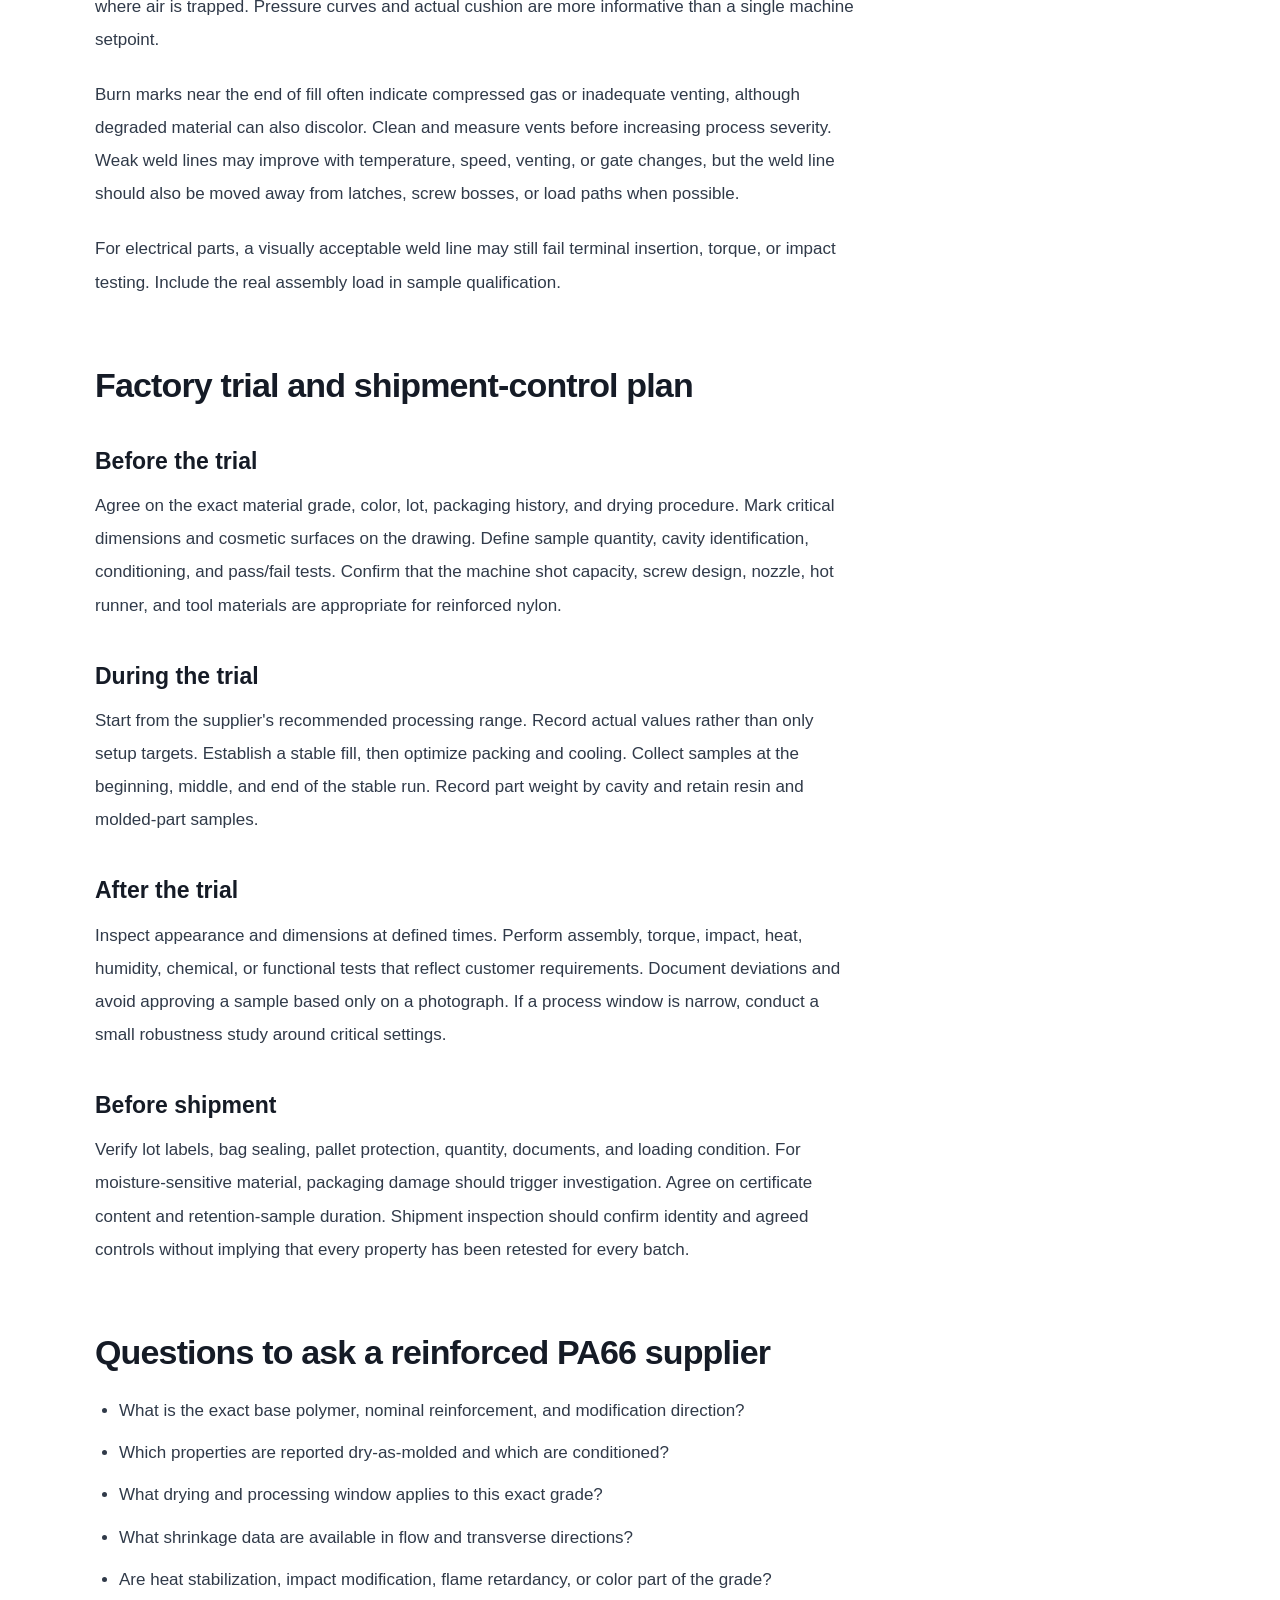
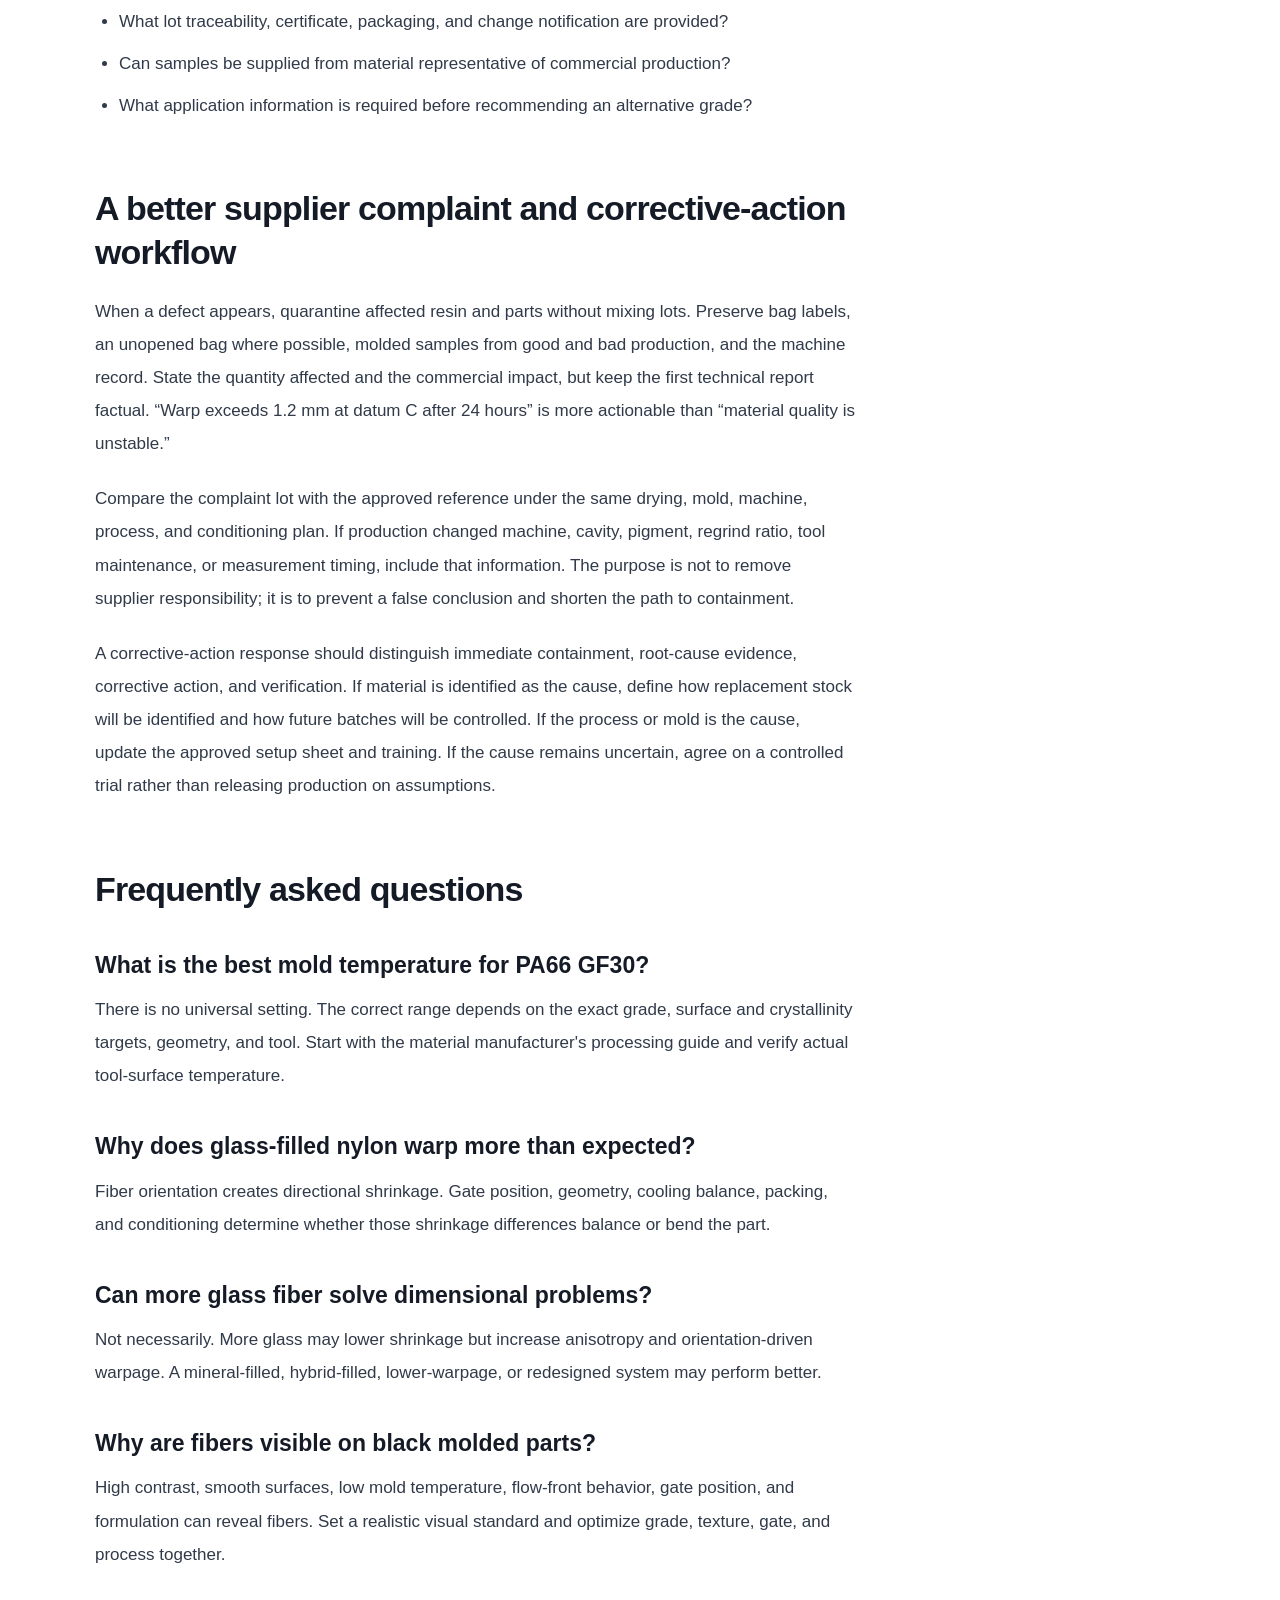
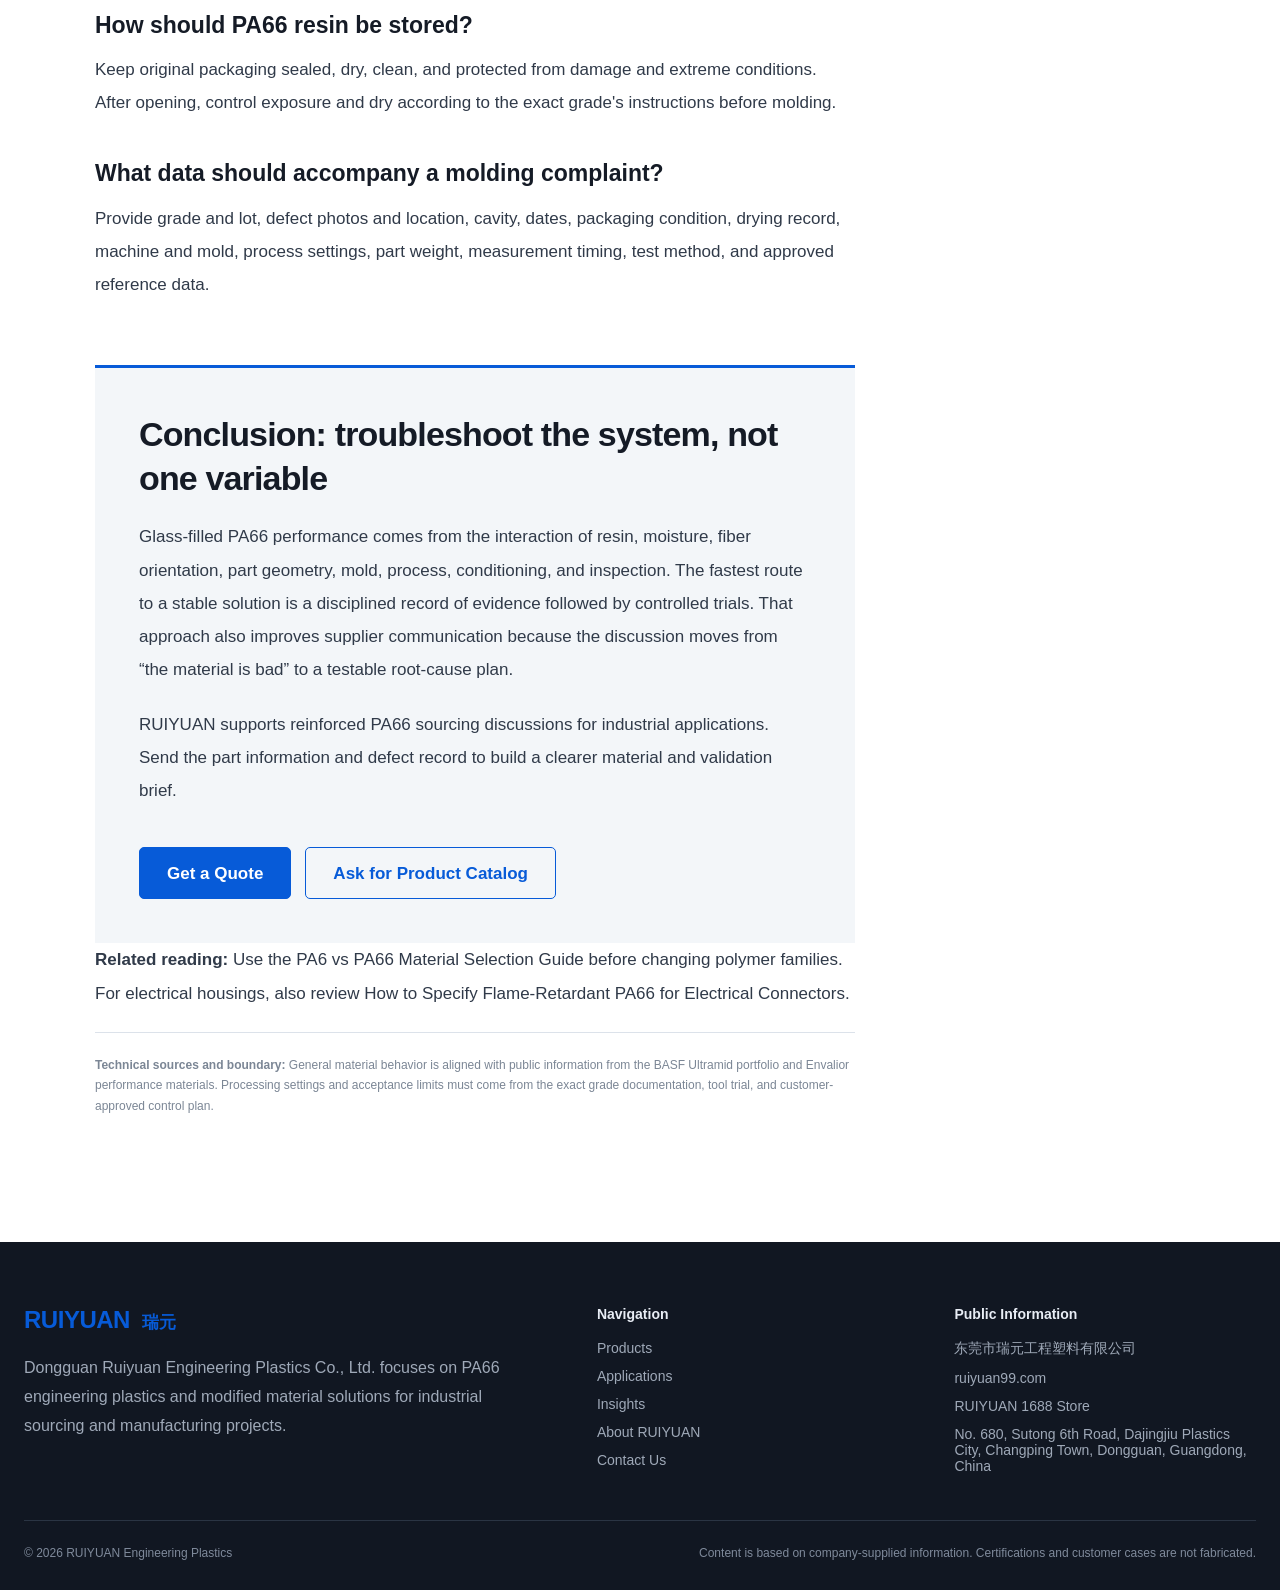
<file: glass-filled-pa66-injection-molding-guide.html>
<!doctype html>
<html lang="en">
  <head>
    <meta charset="UTF-8" />
    <meta name="viewport" content="width=device-width, initial-scale=1.0" />
    <meta name="description" content="Troubleshoot glass-filled PA66 injection molding defects including warpage, exposed fiber, short shots, brittleness, dimensions, drying, tooling, and shipment control." />
    <meta name="keywords" content="glass filled PA66 injection molding, PA66 GF30 warpage, nylon 66 molding defects, reinforced PA66 supplier, PA66 drying" />
    <meta property="og:title" content="Glass-Filled PA66 Injection Molding: Defect Guide for Buyers and Molders" />
    <meta property="og:description" content="A practical root-cause guide to warpage, surface, dimensions, short shots, brittleness, and production control." />
    <meta property="og:image" content="assets/blog-reinforced-pa66-molding.png" />
    <meta property="og:type" content="article" />
    <link rel="canonical" href="https://ruiyuan99.com/glass-filled-pa66-injection-molding-guide.html" />
    <title>Glass-Filled PA66 Injection Molding Defect Guide | RUIYUAN</title>
    <link rel="icon" href="data:," />
    <link rel="stylesheet" href="assets/styles.css" />
    <script type="application/ld+json">
      {
        "@context": "https://schema.org",
        "@type": "Article",
        "headline": "Glass-Filled PA66 Injection Molding: Defect Guide for Buyers and Molders",
        "description": "A practical root-cause guide to warpage, exposed fiber, dimensional drift, short shots, brittleness, drying, tooling, and production control.",
        "datePublished": "2026-06-14",
        "dateModified": "2026-06-14",
        "author": {"@type": "Organization", "name": "RUIYUAN Engineering Plastics"},
        "publisher": {"@type": "Organization", "name": "RUIYUAN Engineering Plastics", "url": "https://ruiyuan99.com"},
        "image": "https://ruiyuan99.com/assets/blog-reinforced-pa66-molding.png",
        "mainEntityOfPage": "https://ruiyuan99.com/glass-filled-pa66-injection-molding-guide.html"
      }
    </script>
    <script src="assets/app.js" defer></script>
  </head>
  <body data-page="blog" data-article="glass-filled-pa66">
    <div data-site-header></div>
    <main>
      <article>
        <header class="article-hero">
          <div class="container article-hero-inner">
            <div class="breadcrumbs"><a href="blog-en.html">Insights</a> / Injection Molding</div>
            <h1>Glass-Filled PA66 Injection Molding: Defect Guide for Buyers and Molders</h1>
            <p class="article-deck">Warpage, exposed fiber, dimensional drift, short shots, and brittle parts rarely have one cause. Reliable troubleshooting separates material condition, part design, tooling, process settings, inspection timing, and shipment control.</p>
            <div class="article-meta"><span>Injection Molding</span><span>Problem-Solving Guide</span><span>Updated June 14, 2026</span></div>
            <img class="article-cover" src="assets/blog-reinforced-pa66-molding.png" alt="Glass-filled PA66 pellets, molded housing, caliper inspection, and injection molding equipment" />
          </div>
        </header>

        <section class="section">
          <div class="container article-layout">
            <div class="article-body">
              <p>Glass-filled PA66 is used when an injection-molded part needs more stiffness, strength, creep resistance, heat performance, or dimensional stability than an unreinforced polyamide can provide. Common applications include automotive brackets, electrical housings, fan components, structural covers, appliance parts, gears, supports, and metal-replacement designs.</p>
              <p>The same glass fibers that create performance also make molding behavior directional. Fibers align with flow, shrinkage differs along and across that direction, and the surface can reveal fiber-rich regions. PA66 also absorbs moisture, so resin drying and post-molding conditioning affect processing and inspection. When a part fails, changing material immediately can hide the real cause or move the defect somewhere else.</p>

              <aside class="article-cta">
                <h3>Quick troubleshooting rule</h3>
                <p>Freeze the evidence before changing settings: identify resin lot, moisture and drying history, machine and cavity, process record, part weight, defect location, measurement time, and environmental condition. Change one controlled factor at a time and compare against an approved reference.</p>
              </aside>

              <h2 id="material">What glass reinforcement changes in PA66</h2>
              <p>Glass fibers carry load and restrict polymer movement. As reinforcement rises, stiffness and strength generally increase, creep decreases, and thermal expansion can fall in the fiber direction. However, toughness, flow, surface quality, weld-line strength, and isotropy may become more difficult to manage. Fiber content alone does not define a grade. Fiber length distribution, coupling, base polymer viscosity, heat stabilization, impact modification, lubricant, pigment, and flame-retardant package all influence performance.</p>
              <p>BASF describes glass-fiber-reinforced polyamides as offering high mechanical strength, rigidity, thermal stability, dimensional stability, and creep strength. Its public portfolio also identifies mineral- and glass-bead-filled systems as options where low warpage or surface appearance is important. This illustrates an important selection principle: if flatness is the dominant requirement, simply increasing long-glass or short-glass content may not be the best answer.</p>

              <table>
                <thead>
                  <tr><th>Observed problem</th><th>Common contributing factors</th><th>First evidence to collect</th></tr>
                </thead>
                <tbody>
                  <tr><td>Warpage or twist</td><td>Fiber orientation, gate location, uneven cooling, packing, geometry, conditioning</td><td>Flow pattern, cavity, mold temperatures, part weight, measurement time</td></tr>
                  <tr><td>Exposed fiber or rough surface</td><td>Flow front behavior, low mold temperature, speed profile, venting, grade or color</td><td>Defect map, gate distance, surface standard, process record</td></tr>
                  <tr><td>Short shot or weak weld line</td><td>Drying, viscosity, restrictive gate, venting, melt/mold temperature, injection speed</td><td>Fill study, pressure curve, shot size, vent condition, moisture history</td></tr>
                  <tr><td>Brittleness or cracking</td><td>Degradation, dry condition, stress concentration, weld line, assembly force, wrong grade</td><td>Fracture location, lot, drying, residence time, conditioning, assembly data</td></tr>
                  <tr><td>Dimensional drift</td><td>Moisture uptake, crystallization, packing, cooling, lot/process variation</td><td>Time-stamped measurements, conditioning, weight, process and lot records</td></tr>
                </tbody>
              </table>

              <h2 id="warpage">Why does PA66 GF30 warp?</h2>
              <p>PA66 GF30 is a common shorthand for PA66 reinforced with approximately 30% glass fiber by weight, but grades with the same nominal percentage can mold differently. Warpage develops when shrinkage is not balanced through the part. Fiber alignment reduces shrinkage along the flow direction more than across it. If the geometry or gate creates different orientation on opposite sides, the part bends or twists as it cools.</p>
              <p>Uneven wall thickness adds another source of imbalance. Thick bosses cool and shrink differently from thin walls. Ribs may pull a broad surface. A gate at one end can create strongly oriented flow, while multiple gates can create weld lines and competing orientation. Mold-temperature differences between core and cavity, blocked cooling channels, inconsistent packing, and early ejection can all amplify the effect.</p>
              <h3>A disciplined warpage investigation</h3>
              <ol>
                <li>Measure parts by cavity and record the time after molding.</li>
                <li>Check whether deformation follows the melt-flow direction.</li>
                <li>Compare actual part weight and packing consistency.</li>
                <li>Verify core and cavity surface temperature, not only controller settings.</li>
                <li>Review gate size, location, rib layout, wall transitions, and cooling balance.</li>
                <li>Condition samples consistently before deciding whether a change worked.</li>
              </ol>
              <p>Process changes can reduce warpage, but they cannot always correct a fundamentally unbalanced flow pattern. Mold-flow simulation, a gate relocation, rib redesign, or a lower-warpage material system may be needed. The most useful supplier discussion includes a marked drawing and photos showing the direction and magnitude of distortion.</p>

              <h2 id="surface">How to improve exposed fiber and surface quality</h2>
              <p>Glass-filled nylon will not normally reproduce the same surface as an unfilled resin. Expectations should be defined with an approved sample, texture, gloss range, or measurable color standard. “No fiber visible” is often unrealistic for a highly reinforced, dark, smooth, or complex part.</p>
              <p>A warmer mold can help the polymer skin reproduce the tool surface before fibers freeze at the flow front. Injection-speed profiling may keep the front stable and reduce hesitation. Correct melt temperature and sufficient venting can improve fill, while excessive temperature or shear can damage the resin. Gate location influences where fibers appear and where weld lines form. A textured tool can visually manage fiber pattern better than a high-gloss surface.</p>
              <p>Do not raise temperature without limits to chase appearance. Long residence time, dead spots, and over-heating can cause degradation, gas, deposits, odor, discoloration, and reduced properties. Use the grade supplier's processing window and examine whether the material was dried correctly before adjusting the process.</p>

              <h2 id="drying">Drying, moisture, and brittle-part investigations</h2>
              <p>PA66 pellets absorb moisture after packaging is opened. During melting, excessive water can cause hydrolytic chain scission and lower molecular weight. Symptoms may include viscosity change, flash, unstable filling, surface streaks, and reduced toughness. Because reinforced compounds can still fill a cavity while degrading, appearance alone is not proof of correct drying.</p>
              <p>Drying records should include resin lot, bag-open time, dryer type, set temperature, actual air temperature, dew point where available, drying duration, hopper loading, and conveying method. The exact target comes from the grade's processing guide. Over-drying or excessive heat exposure can also create problems, especially for pigmented or flame-retardant formulations.</p>
              <p>A brittle part is not automatically “too dry.” Dry-as-molded PA66 is naturally stiffer and less ductile than conditioned material. Other causes include sharp corners, knit lines, excessive fiber orientation, material degradation, cold slug, contamination, molded-in stress, insufficient impact modification, or an assembly operation that exceeds the design load. Compare fracture surfaces and locations. A repeated break at the same weld line requires a different response from random breaks across several cavities.</p>

              <aside class="article-cta">
                <h3>Have a PA66 molding defect to diagnose?</h3>
                <p>Send defect photos, part drawing, current grade, glass content, drying record, process window, and target quantity. A structured problem statement helps separate material, mold, and process causes.</p>
                <div class="article-cta-actions">
                  <button class="btn" type="button" data-open-inquiry>Send Your Requirements</button>
                  <a class="btn btn-secondary" href="contact.html">Contact Us</a>
                </div>
              </aside>

              <h2 id="dimensions">Dimensional drift and measurement timing</h2>
              <p>A dimension is incomplete without a measurement method and time. PA66 parts can change after ejection as temperature equalizes, crystallization continues, residual stress relaxes, and moisture is absorbed. A part measured at the machine may not match one measured after 24 hours or after conditioning. International shipments add another variable because temperature and humidity can change during transit.</p>
              <p>For critical dimensions, the control plan should define the gauge, datum scheme, fixture, sample temperature, time after molding, and conditioning state. The drawing should distinguish dimensions needed for immediate assembly from dimensions required at equilibrium. Keep approved reference parts in controlled storage and avoid comparing a new dry part with an old conditioned master.</p>
              <p>If dimensions vary by cavity, investigate runner balance, venting, cooling, and local tool conditions. If all cavities shift together by lot or day, investigate material moisture, viscosity, dryer performance, process setup, and ambient conditioning. Part weight is a useful process indicator but cannot explain every orientation-related change.</p>

              <h2 id="short-shot">Short shots, burn marks, and weak weld lines</h2>
              <p>Short shots can result from insufficient shot size, pressure or velocity limits, restrictive gates, low melt or mold temperature, frozen flow, poor venting, machine check-ring leakage, or a material viscosity mismatch. A fill study using staged shot sizes can show how the flow front develops and where air is trapped. Pressure curves and actual cushion are more informative than a single machine setpoint.</p>
              <p>Burn marks near the end of fill often indicate compressed gas or inadequate venting, although degraded material can also discolor. Clean and measure vents before increasing process severity. Weak weld lines may improve with temperature, speed, venting, or gate changes, but the weld line should also be moved away from latches, screw bosses, or load paths when possible.</p>
              <p>For electrical parts, a visually acceptable weld line may still fail terminal insertion, torque, or impact testing. Include the real assembly load in sample qualification.</p>

              <h2 id="validation">Factory trial and shipment-control plan</h2>
              <h3>Before the trial</h3>
              <p>Agree on the exact material grade, color, lot, packaging history, and drying procedure. Mark critical dimensions and cosmetic surfaces on the drawing. Define sample quantity, cavity identification, conditioning, and pass/fail tests. Confirm that the machine shot capacity, screw design, nozzle, hot runner, and tool materials are appropriate for reinforced nylon.</p>
              <h3>During the trial</h3>
              <p>Start from the supplier's recommended processing range. Record actual values rather than only setup targets. Establish a stable fill, then optimize packing and cooling. Collect samples at the beginning, middle, and end of the stable run. Record part weight by cavity and retain resin and molded-part samples.</p>
              <h3>After the trial</h3>
              <p>Inspect appearance and dimensions at defined times. Perform assembly, torque, impact, heat, humidity, chemical, or functional tests that reflect customer requirements. Document deviations and avoid approving a sample based only on a photograph. If a process window is narrow, conduct a small robustness study around critical settings.</p>
              <h3>Before shipment</h3>
              <p>Verify lot labels, bag sealing, pallet protection, quantity, documents, and loading condition. For moisture-sensitive material, packaging damage should trigger investigation. Agree on certificate content and retention-sample duration. Shipment inspection should confirm identity and agreed controls without implying that every property has been retested for every batch.</p>

              <h2 id="supplier">Questions to ask a reinforced PA66 supplier</h2>
              <ul>
                <li>What is the exact base polymer, nominal reinforcement, and modification direction?</li>
                <li>Which properties are reported dry-as-molded and which are conditioned?</li>
                <li>What drying and processing window applies to this exact grade?</li>
                <li>What shrinkage data are available in flow and transverse directions?</li>
                <li>Are heat stabilization, impact modification, flame retardancy, or color part of the grade?</li>
                <li>What lot traceability, certificate, packaging, and change notification are provided?</li>
                <li>Can samples be supplied from material representative of commercial production?</li>
                <li>What application information is required before recommending an alternative grade?</li>
              </ul>

              <h2 id="complaint">A better supplier complaint and corrective-action workflow</h2>
              <p>When a defect appears, quarantine affected resin and parts without mixing lots. Preserve bag labels, an unopened bag where possible, molded samples from good and bad production, and the machine record. State the quantity affected and the commercial impact, but keep the first technical report factual. “Warp exceeds 1.2 mm at datum C after 24 hours” is more actionable than “material quality is unstable.”</p>
              <p>Compare the complaint lot with the approved reference under the same drying, mold, machine, process, and conditioning plan. If production changed machine, cavity, pigment, regrind ratio, tool maintenance, or measurement timing, include that information. The purpose is not to remove supplier responsibility; it is to prevent a false conclusion and shorten the path to containment.</p>
              <p>A corrective-action response should distinguish immediate containment, root-cause evidence, corrective action, and verification. If material is identified as the cause, define how replacement stock will be identified and how future batches will be controlled. If the process or mold is the cause, update the approved setup sheet and training. If the cause remains uncertain, agree on a controlled trial rather than releasing production on assumptions.</p>

              <h2 id="faq">Frequently asked questions</h2>
              <h3>What is the best mold temperature for PA66 GF30?</h3>
              <p>There is no universal setting. The correct range depends on the exact grade, surface and crystallinity targets, geometry, and tool. Start with the material manufacturer's processing guide and verify actual tool-surface temperature.</p>
              <h3>Why does glass-filled nylon warp more than expected?</h3>
              <p>Fiber orientation creates directional shrinkage. Gate position, geometry, cooling balance, packing, and conditioning determine whether those shrinkage differences balance or bend the part.</p>
              <h3>Can more glass fiber solve dimensional problems?</h3>
              <p>Not necessarily. More glass may lower shrinkage but increase anisotropy and orientation-driven warpage. A mineral-filled, hybrid-filled, lower-warpage, or redesigned system may perform better.</p>
              <h3>Why are fibers visible on black molded parts?</h3>
              <p>High contrast, smooth surfaces, low mold temperature, flow-front behavior, gate position, and formulation can reveal fibers. Set a realistic visual standard and optimize grade, texture, gate, and process together.</p>
              <h3>How should PA66 resin be stored?</h3>
              <p>Keep original packaging sealed, dry, clean, and protected from damage and extreme conditions. After opening, control exposure and dry according to the exact grade's instructions before molding.</p>
              <h3>What data should accompany a molding complaint?</h3>
              <p>Provide grade and lot, defect photos and location, cavity, dates, packaging condition, drying record, machine and mold, process settings, part weight, measurement timing, test method, and approved reference data.</p>

              <section class="article-end">
                <h2>Conclusion: troubleshoot the system, not one variable</h2>
                <p>Glass-filled PA66 performance comes from the interaction of resin, moisture, fiber orientation, part geometry, mold, process, conditioning, and inspection. The fastest route to a stable solution is a disciplined record of evidence followed by controlled trials. That approach also improves supplier communication because the discussion moves from “the material is bad” to a testable root-cause plan.</p>
                <p>RUIYUAN supports reinforced PA66 sourcing discussions for industrial applications. Send the part information and defect record to build a clearer material and validation brief.</p>
                <div class="page-actions">
                  <button class="btn" type="button" data-open-inquiry>Get a Quote</button>
                  <a class="btn btn-secondary" href="contact.html">Ask for Product Catalog</a>
                </div>
              </section>

              <p><strong>Related reading:</strong> Use the <a href="pa6-vs-pa66-material-selection-guide.html">PA6 vs PA66 Material Selection Guide</a> before changing polymer families. For electrical housings, also review <a href="flame-retardant-pa66-electrical-connectors-guide.html">How to Specify Flame-Retardant PA66 for Electrical Connectors</a>.</p>

              <p class="source-note"><strong>Technical sources and boundary:</strong> General material behavior is aligned with public information from the <a href="https://plastics-rubber.basf.com/global/en/performance_polymers/products/ultramid" target="_blank" rel="noopener">BASF Ultramid portfolio</a> and <a href="https://www.envalior.com/en-us/products.html" target="_blank" rel="noopener">Envalior performance materials</a>. Processing settings and acceptance limits must come from the exact grade documentation, tool trial, and customer-approved control plan.</p>
            </div>

            <nav class="article-toc" aria-label="Article contents">
              <strong>Contents</strong>
              <a href="#material">Material behavior</a>
              <a href="#warpage">Warpage</a>
              <a href="#surface">Surface quality</a>
              <a href="#drying">Drying and cracking</a>
              <a href="#dimensions">Dimensions</a>
              <a href="#short-shot">Fill defects</a>
              <a href="#validation">Validation</a>
              <a href="#supplier">Supplier questions</a>
              <a href="#complaint">Complaint workflow</a>
              <a href="#faq">FAQ</a>
            </nav>
          </div>
        </section>
      </article>
    </main>
    <div data-site-footer></div>
  </body>
</html>
</file>
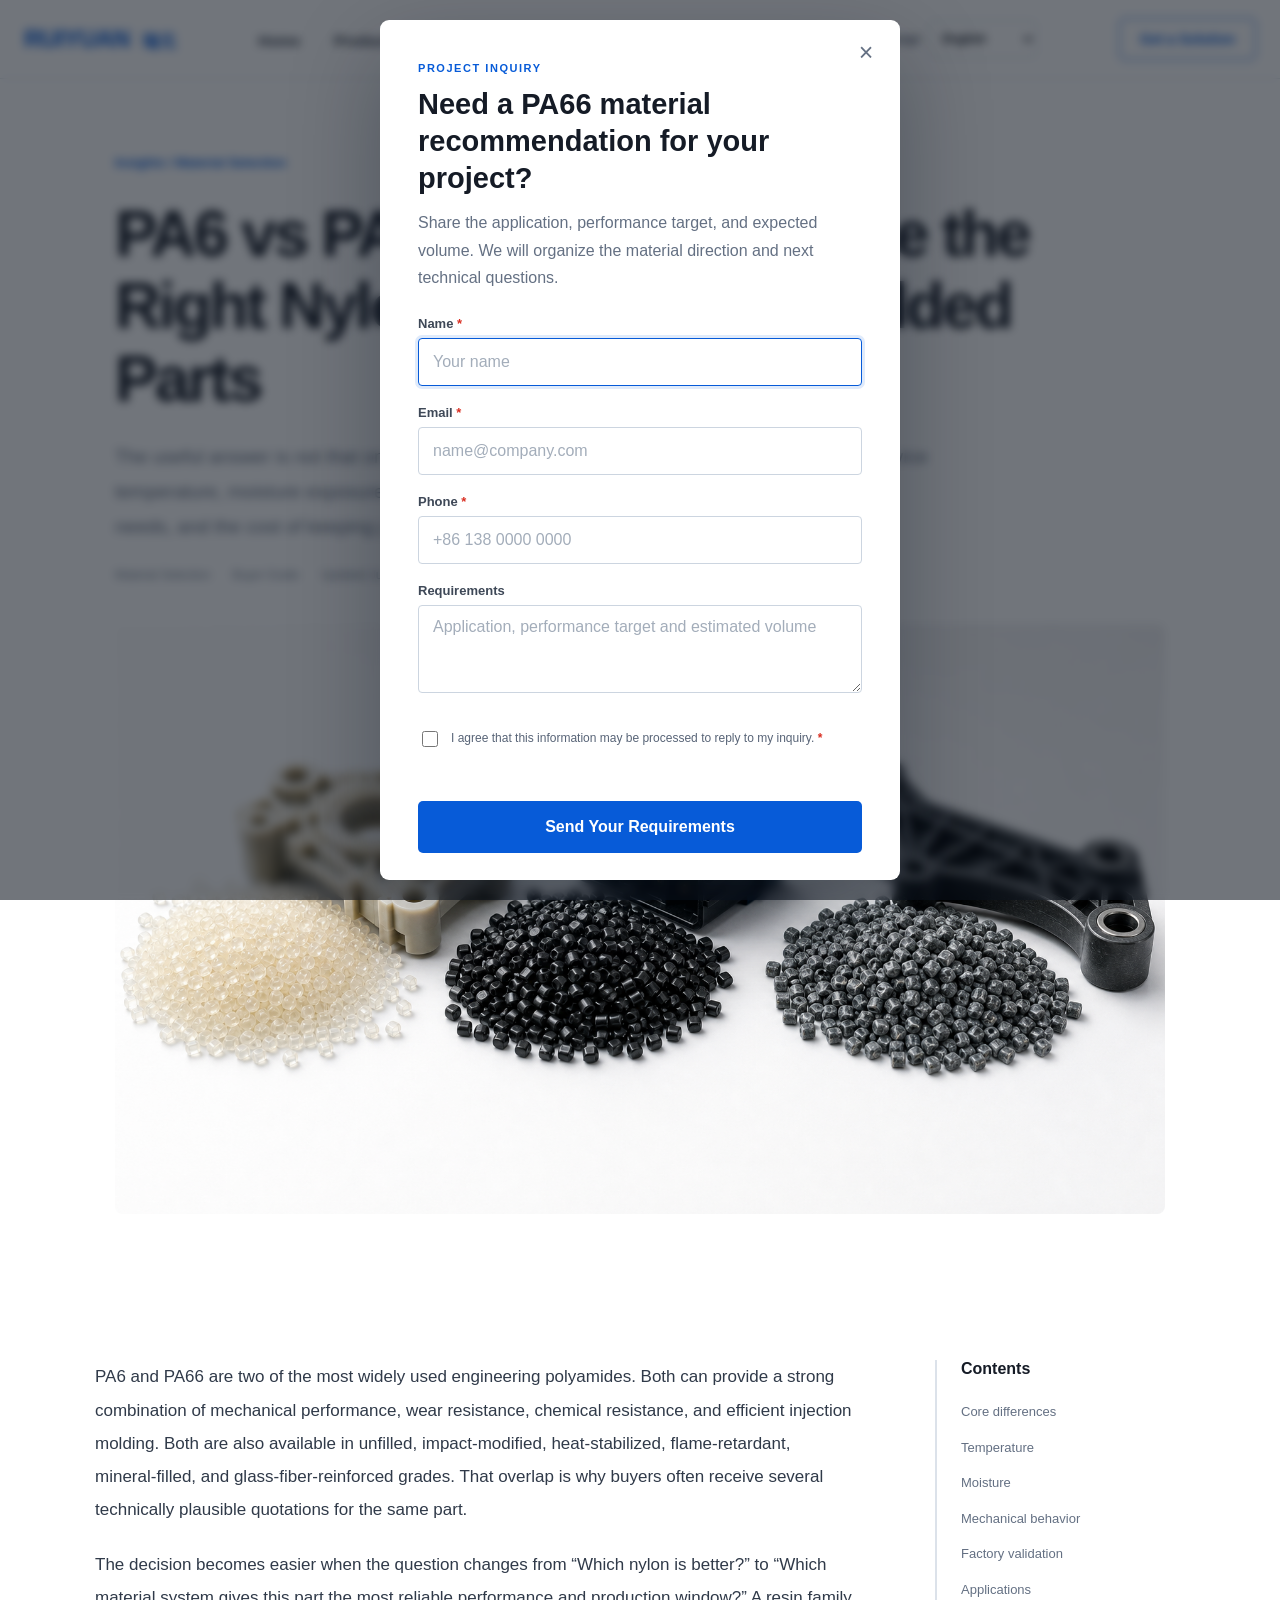
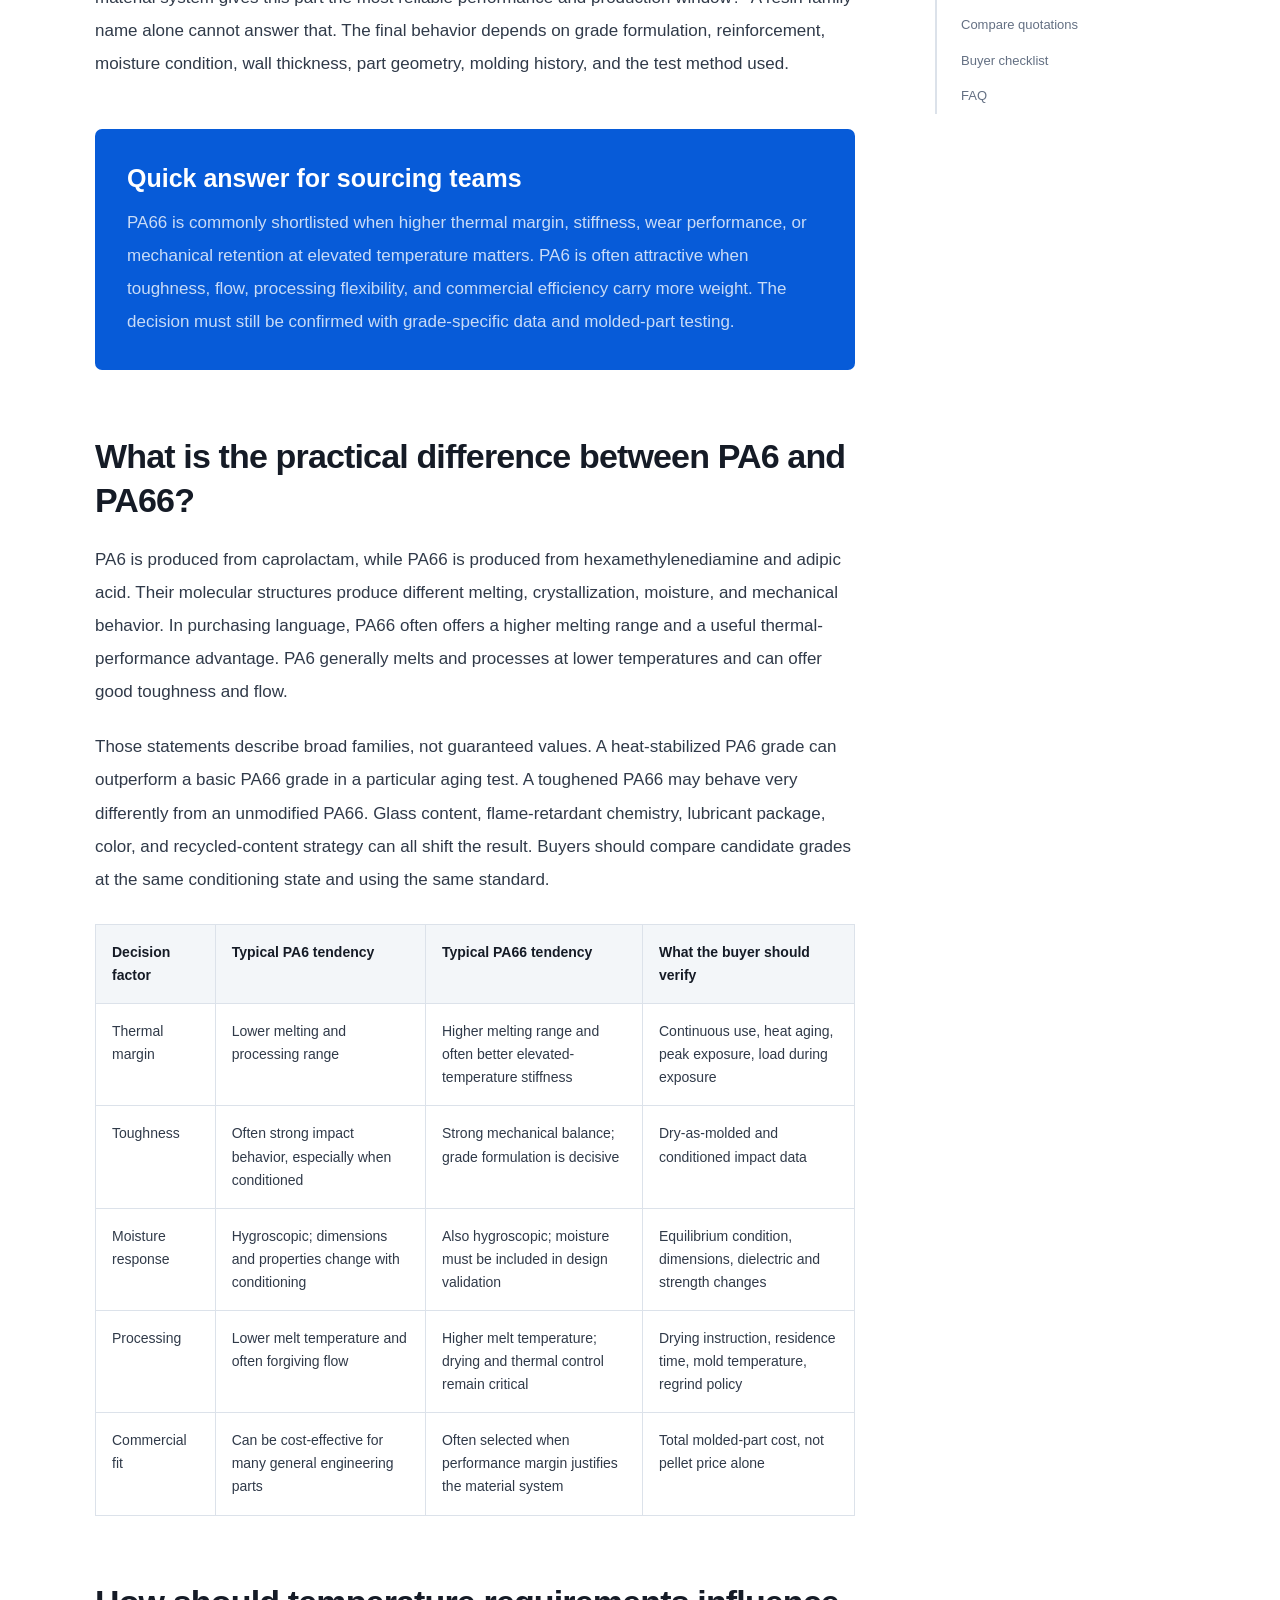
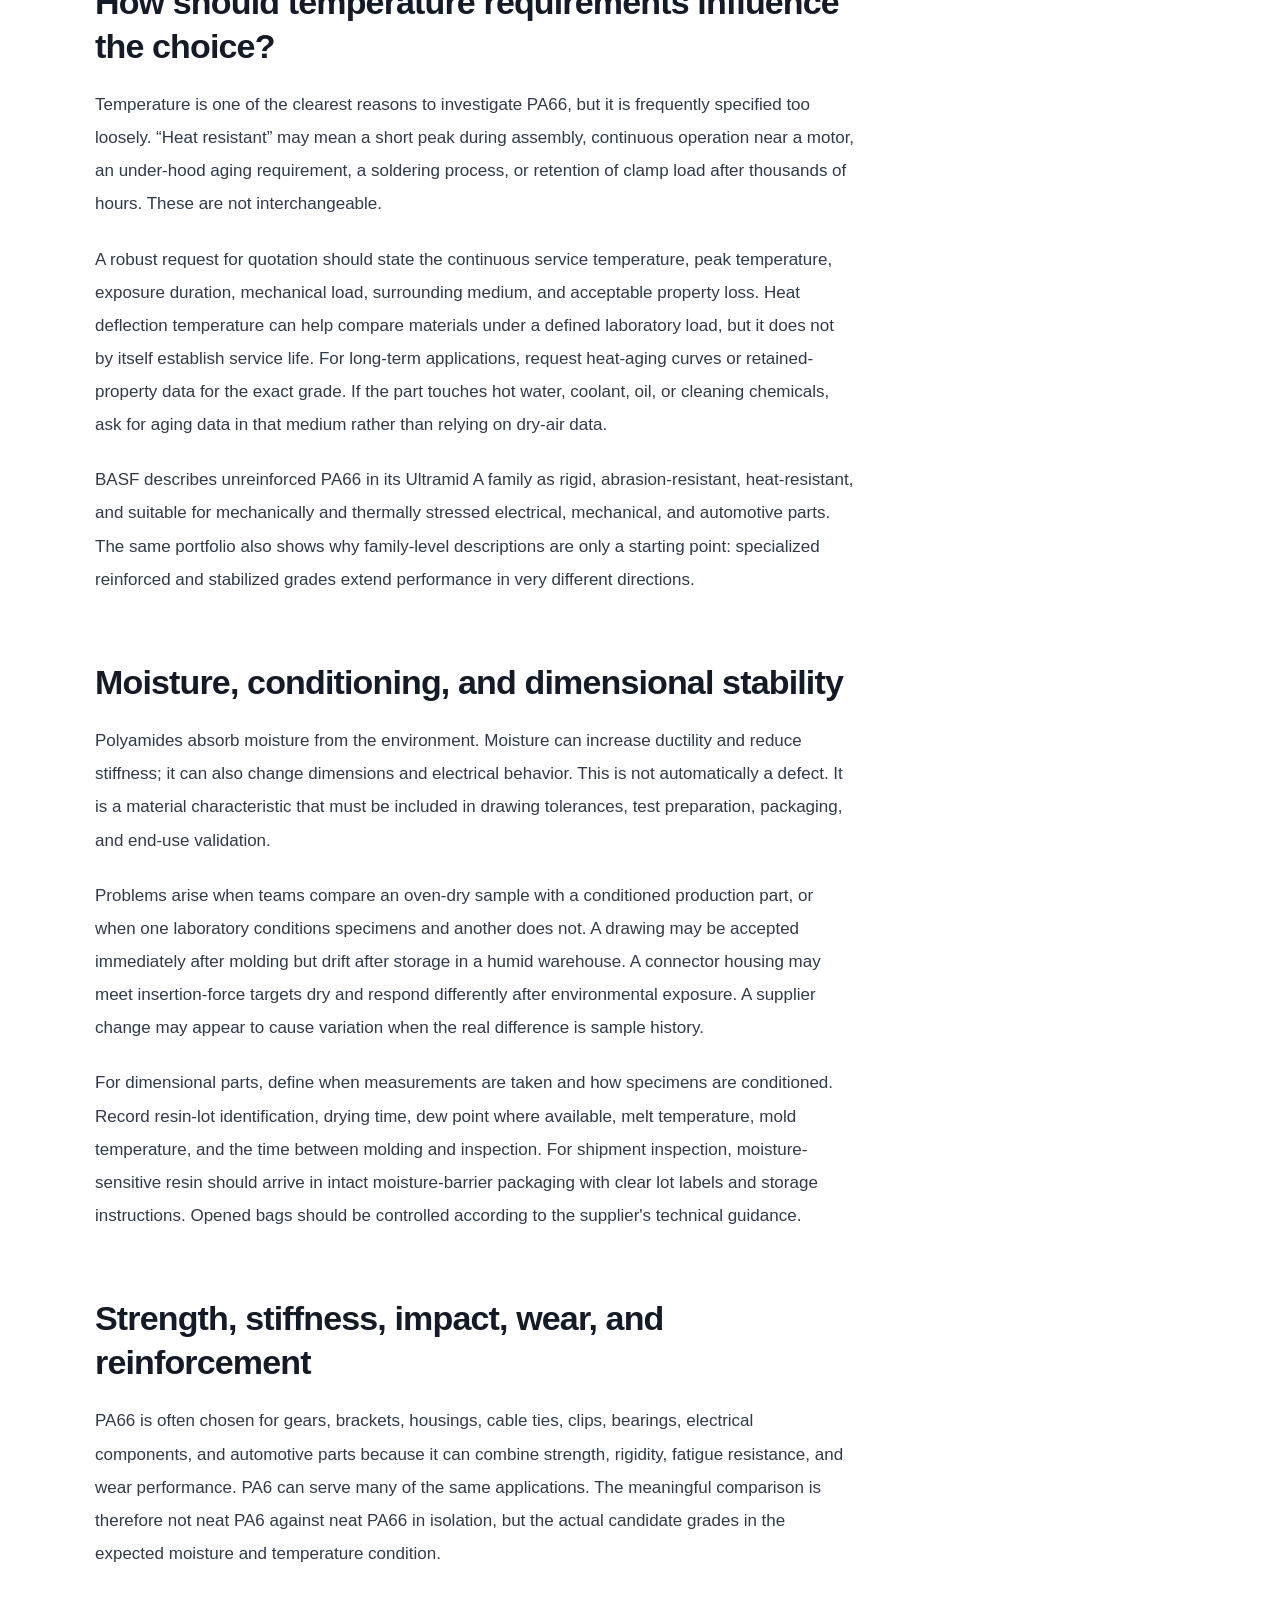
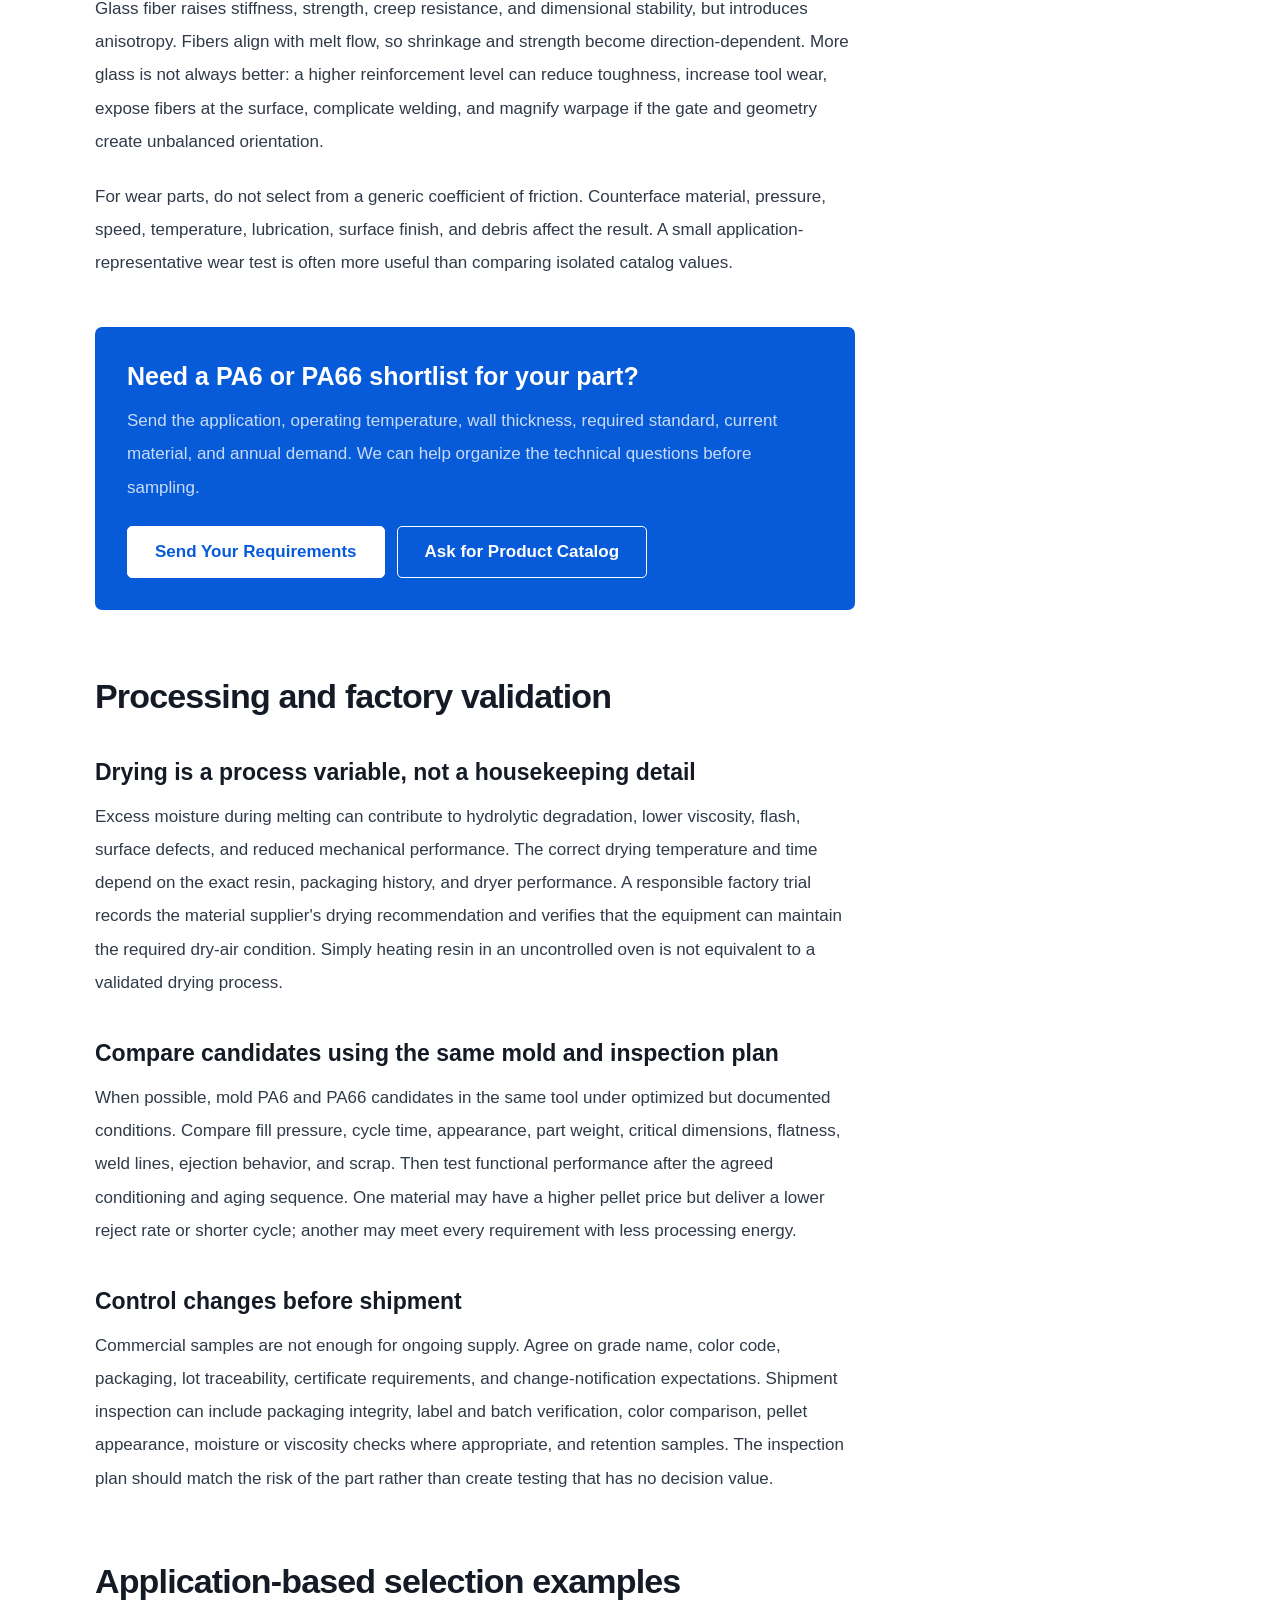
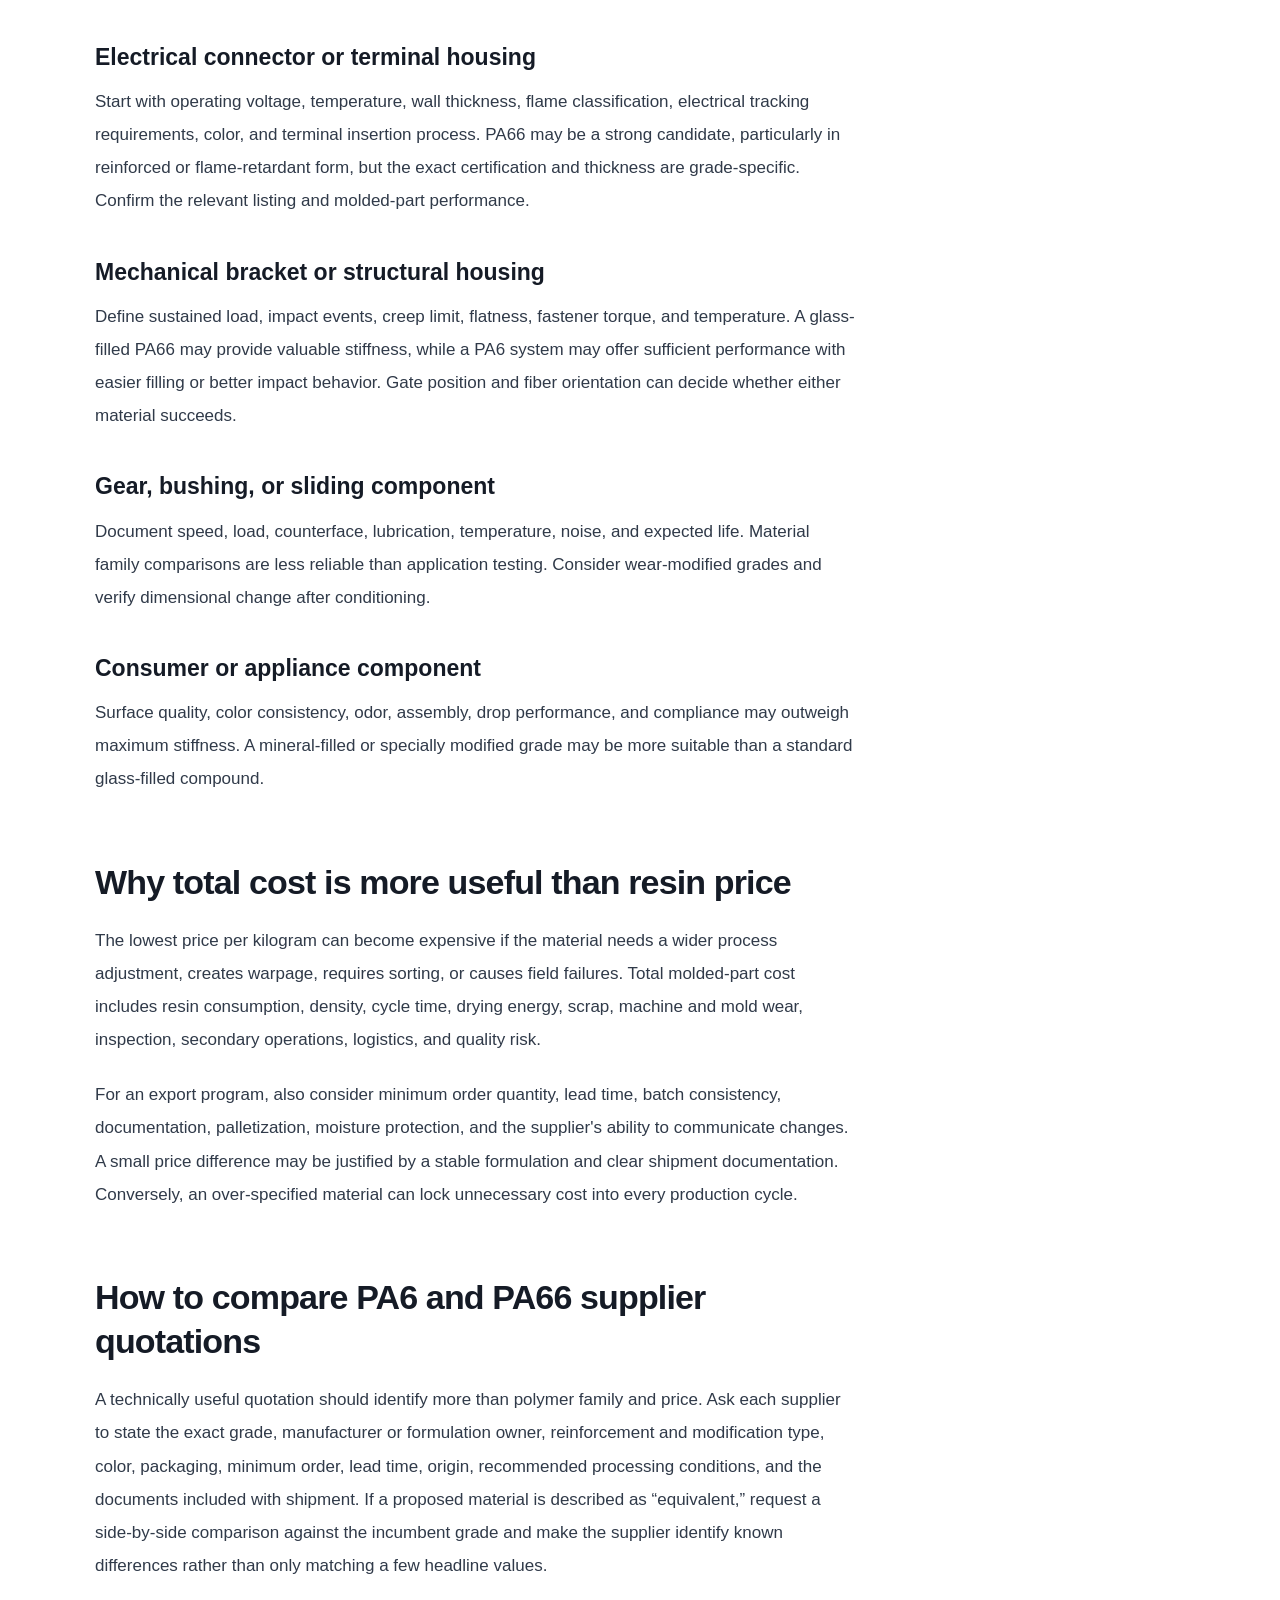
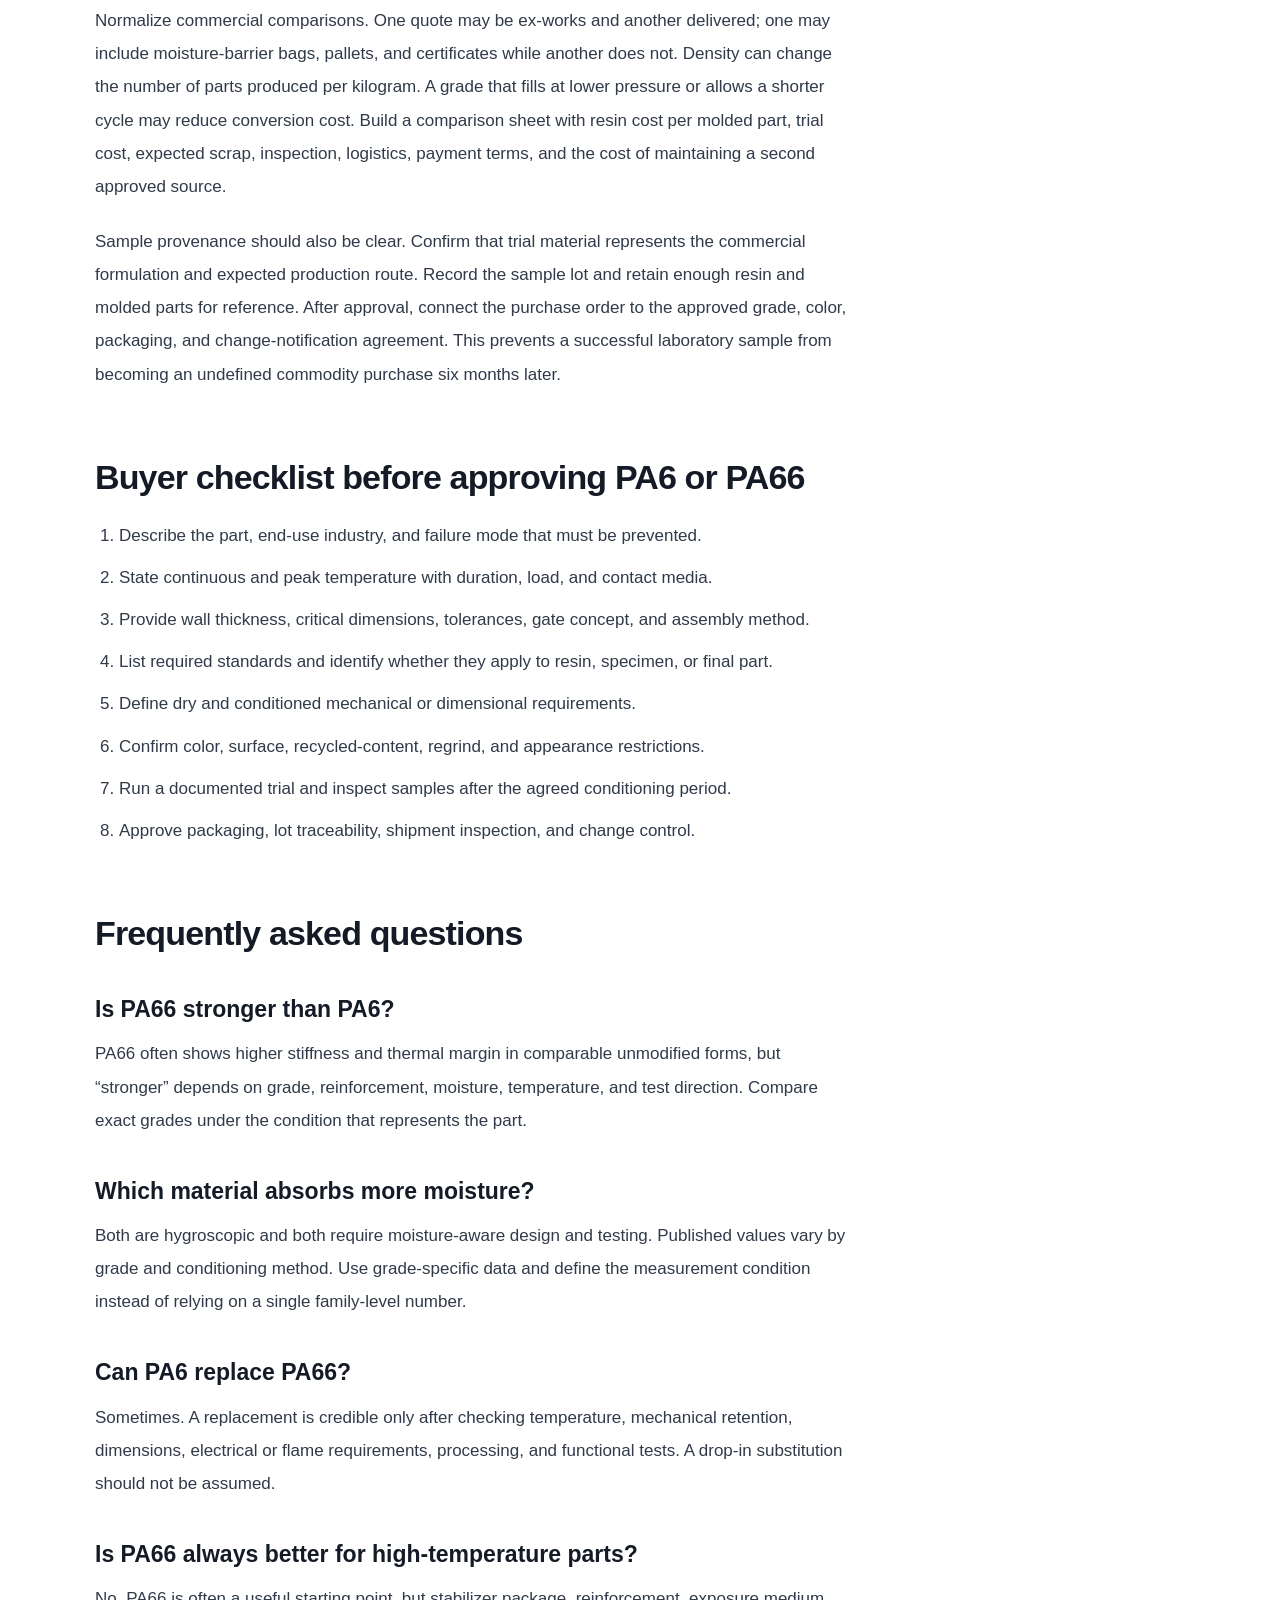
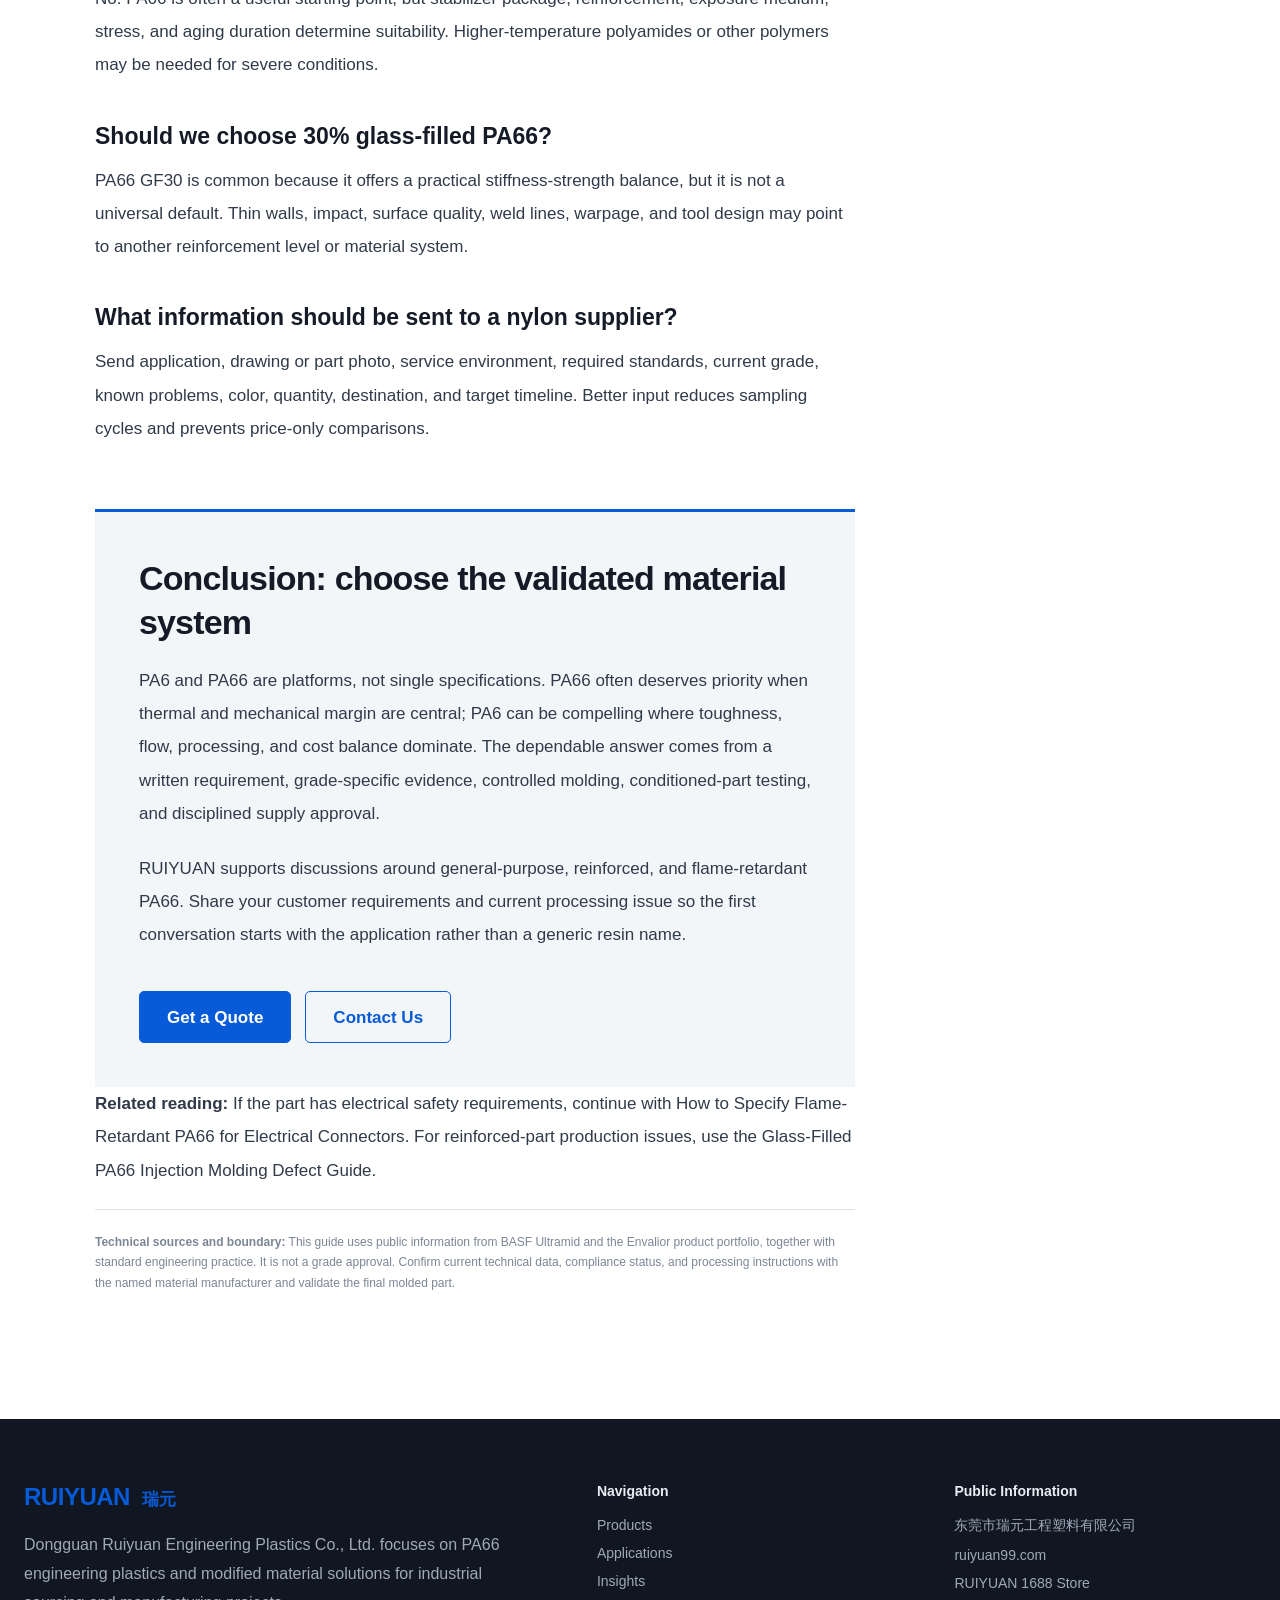
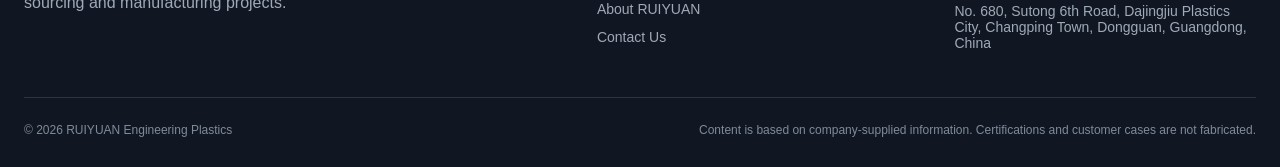
<file: pa6-vs-pa66-material-selection-guide.html>
<!doctype html>
<html lang="en">
  <head>
    <meta charset="UTF-8" />
    <meta name="viewport" content="width=device-width, initial-scale=1.0" />
    <meta name="description" content="Compare PA6 and PA66 for injection-molded parts by heat resistance, moisture, strength, processing, cost, testing, and supplier qualification." />
    <meta name="keywords" content="PA6 vs PA66, nylon 6 vs nylon 66, PA66 material selection, nylon injection molding material, PA66 supplier" />
    <meta property="og:title" content="PA6 vs PA66: How to Choose the Right Nylon for Injection-Molded Parts" />
    <meta property="og:description" content="A practical buyer's guide to PA6 and PA66 performance, processing, validation, and total project cost." />
    <meta property="og:image" content="assets/blog-pa66-selection.png" />
    <meta property="og:type" content="article" />
    <link rel="canonical" href="https://ruiyuan99.com/pa6-vs-pa66-material-selection-guide.html" />
    <title>PA6 vs PA66: Material Selection Guide for Molded Parts | RUIYUAN</title>
    <link rel="icon" href="data:," />
    <link rel="stylesheet" href="assets/styles.css" />
    <script type="application/ld+json">
      {
        "@context": "https://schema.org",
        "@type": "Article",
        "headline": "PA6 vs PA66: How to Choose the Right Nylon for Injection-Molded Parts",
        "description": "A practical buyer's guide comparing PA6 and PA66 by heat, moisture, mechanical performance, processing, testing, and sourcing risk.",
        "datePublished": "2026-06-14",
        "dateModified": "2026-06-14",
        "author": {"@type": "Organization", "name": "RUIYUAN Engineering Plastics"},
        "publisher": {"@type": "Organization", "name": "RUIYUAN Engineering Plastics", "url": "https://ruiyuan99.com"},
        "image": "https://ruiyuan99.com/assets/blog-pa66-selection.png",
        "mainEntityOfPage": "https://ruiyuan99.com/pa6-vs-pa66-material-selection-guide.html"
      }
    </script>
    <script src="assets/app.js" defer></script>
  </head>
  <body data-page="blog" data-article="pa6-vs-pa66">
    <div data-site-header></div>
    <main>
      <article>
        <header class="article-hero">
          <div class="container article-hero-inner">
            <div class="breadcrumbs"><a href="blog-en.html">Insights</a> / Material Selection</div>
            <h1>PA6 vs PA66: How to Choose the Right Nylon for Injection-Molded Parts</h1>
            <p class="article-deck">The useful answer is not that one nylon is universally better. The right choice depends on service temperature, moisture exposure, stiffness, impact behavior, molding conditions, compliance needs, and the cost of keeping production stable.</p>
            <div class="article-meta"><span>Material Selection</span><span>Buyer Guide</span><span>Updated June 14, 2026</span></div>
            <img class="article-cover" src="assets/blog-pa66-selection.png" alt="PA6 and PA66 resin pellets compared with injection-molded industrial components" />
          </div>
        </header>

        <section class="section">
          <div class="container article-layout">
            <div class="article-body">
              <p>PA6 and PA66 are two of the most widely used engineering polyamides. Both can provide a strong combination of mechanical performance, wear resistance, chemical resistance, and efficient injection molding. Both are also available in unfilled, impact-modified, heat-stabilized, flame-retardant, mineral-filled, and glass-fiber-reinforced grades. That overlap is why buyers often receive several technically plausible quotations for the same part.</p>
              <p>The decision becomes easier when the question changes from “Which nylon is better?” to “Which material system gives this part the most reliable performance and production window?” A resin family name alone cannot answer that. The final behavior depends on grade formulation, reinforcement, moisture condition, wall thickness, part geometry, molding history, and the test method used.</p>

              <aside class="article-cta">
                <h3>Quick answer for sourcing teams</h3>
                <p>PA66 is commonly shortlisted when higher thermal margin, stiffness, wear performance, or mechanical retention at elevated temperature matters. PA6 is often attractive when toughness, flow, processing flexibility, and commercial efficiency carry more weight. The decision must still be confirmed with grade-specific data and molded-part testing.</p>
              </aside>

              <h2 id="difference">What is the practical difference between PA6 and PA66?</h2>
              <p>PA6 is produced from caprolactam, while PA66 is produced from hexamethylenediamine and adipic acid. Their molecular structures produce different melting, crystallization, moisture, and mechanical behavior. In purchasing language, PA66 often offers a higher melting range and a useful thermal-performance advantage. PA6 generally melts and processes at lower temperatures and can offer good toughness and flow.</p>
              <p>Those statements describe broad families, not guaranteed values. A heat-stabilized PA6 grade can outperform a basic PA66 grade in a particular aging test. A toughened PA66 may behave very differently from an unmodified PA66. Glass content, flame-retardant chemistry, lubricant package, color, and recycled-content strategy can all shift the result. Buyers should compare candidate grades at the same conditioning state and using the same standard.</p>

              <table>
                <thead>
                  <tr><th>Decision factor</th><th>Typical PA6 tendency</th><th>Typical PA66 tendency</th><th>What the buyer should verify</th></tr>
                </thead>
                <tbody>
                  <tr><td>Thermal margin</td><td>Lower melting and processing range</td><td>Higher melting range and often better elevated-temperature stiffness</td><td>Continuous use, heat aging, peak exposure, load during exposure</td></tr>
                  <tr><td>Toughness</td><td>Often strong impact behavior, especially when conditioned</td><td>Strong mechanical balance; grade formulation is decisive</td><td>Dry-as-molded and conditioned impact data</td></tr>
                  <tr><td>Moisture response</td><td>Hygroscopic; dimensions and properties change with conditioning</td><td>Also hygroscopic; moisture must be included in design validation</td><td>Equilibrium condition, dimensions, dielectric and strength changes</td></tr>
                  <tr><td>Processing</td><td>Lower melt temperature and often forgiving flow</td><td>Higher melt temperature; drying and thermal control remain critical</td><td>Drying instruction, residence time, mold temperature, regrind policy</td></tr>
                  <tr><td>Commercial fit</td><td>Can be cost-effective for many general engineering parts</td><td>Often selected when performance margin justifies the material system</td><td>Total molded-part cost, not pellet price alone</td></tr>
                </tbody>
              </table>

              <h2 id="temperature">How should temperature requirements influence the choice?</h2>
              <p>Temperature is one of the clearest reasons to investigate PA66, but it is frequently specified too loosely. “Heat resistant” may mean a short peak during assembly, continuous operation near a motor, an under-hood aging requirement, a soldering process, or retention of clamp load after thousands of hours. These are not interchangeable.</p>
              <p>A robust request for quotation should state the continuous service temperature, peak temperature, exposure duration, mechanical load, surrounding medium, and acceptable property loss. Heat deflection temperature can help compare materials under a defined laboratory load, but it does not by itself establish service life. For long-term applications, request heat-aging curves or retained-property data for the exact grade. If the part touches hot water, coolant, oil, or cleaning chemicals, ask for aging data in that medium rather than relying on dry-air data.</p>
              <p>BASF describes unreinforced PA66 in its Ultramid A family as rigid, abrasion-resistant, heat-resistant, and suitable for mechanically and thermally stressed electrical, mechanical, and automotive parts. The same portfolio also shows why family-level descriptions are only a starting point: specialized reinforced and stabilized grades extend performance in very different directions.</p>

              <h2 id="moisture">Moisture, conditioning, and dimensional stability</h2>
              <p>Polyamides absorb moisture from the environment. Moisture can increase ductility and reduce stiffness; it can also change dimensions and electrical behavior. This is not automatically a defect. It is a material characteristic that must be included in drawing tolerances, test preparation, packaging, and end-use validation.</p>
              <p>Problems arise when teams compare an oven-dry sample with a conditioned production part, or when one laboratory conditions specimens and another does not. A drawing may be accepted immediately after molding but drift after storage in a humid warehouse. A connector housing may meet insertion-force targets dry and respond differently after environmental exposure. A supplier change may appear to cause variation when the real difference is sample history.</p>
              <p>For dimensional parts, define when measurements are taken and how specimens are conditioned. Record resin-lot identification, drying time, dew point where available, melt temperature, mold temperature, and the time between molding and inspection. For shipment inspection, moisture-sensitive resin should arrive in intact moisture-barrier packaging with clear lot labels and storage instructions. Opened bags should be controlled according to the supplier's technical guidance.</p>

              <h2 id="mechanical">Strength, stiffness, impact, wear, and reinforcement</h2>
              <p>PA66 is often chosen for gears, brackets, housings, cable ties, clips, bearings, electrical components, and automotive parts because it can combine strength, rigidity, fatigue resistance, and wear performance. PA6 can serve many of the same applications. The meaningful comparison is therefore not neat PA6 against neat PA66 in isolation, but the actual candidate grades in the expected moisture and temperature condition.</p>
              <p>Glass fiber raises stiffness, strength, creep resistance, and dimensional stability, but introduces anisotropy. Fibers align with melt flow, so shrinkage and strength become direction-dependent. More glass is not always better: a higher reinforcement level can reduce toughness, increase tool wear, expose fibers at the surface, complicate welding, and magnify warpage if the gate and geometry create unbalanced orientation.</p>
              <p>For wear parts, do not select from a generic coefficient of friction. Counterface material, pressure, speed, temperature, lubrication, surface finish, and debris affect the result. A small application-representative wear test is often more useful than comparing isolated catalog values.</p>

              <aside class="article-cta">
                <h3>Need a PA6 or PA66 shortlist for your part?</h3>
                <p>Send the application, operating temperature, wall thickness, required standard, current material, and annual demand. We can help organize the technical questions before sampling.</p>
                <div class="article-cta-actions">
                  <button class="btn" type="button" data-open-inquiry>Send Your Requirements</button>
                  <a class="btn btn-secondary" href="contact.html">Ask for Product Catalog</a>
                </div>
              </aside>

              <h2 id="processing">Processing and factory validation</h2>
              <h3>Drying is a process variable, not a housekeeping detail</h3>
              <p>Excess moisture during melting can contribute to hydrolytic degradation, lower viscosity, flash, surface defects, and reduced mechanical performance. The correct drying temperature and time depend on the exact resin, packaging history, and dryer performance. A responsible factory trial records the material supplier's drying recommendation and verifies that the equipment can maintain the required dry-air condition. Simply heating resin in an uncontrolled oven is not equivalent to a validated drying process.</p>
              <h3>Compare candidates using the same mold and inspection plan</h3>
              <p>When possible, mold PA6 and PA66 candidates in the same tool under optimized but documented conditions. Compare fill pressure, cycle time, appearance, part weight, critical dimensions, flatness, weld lines, ejection behavior, and scrap. Then test functional performance after the agreed conditioning and aging sequence. One material may have a higher pellet price but deliver a lower reject rate or shorter cycle; another may meet every requirement with less processing energy.</p>
              <h3>Control changes before shipment</h3>
              <p>Commercial samples are not enough for ongoing supply. Agree on grade name, color code, packaging, lot traceability, certificate requirements, and change-notification expectations. Shipment inspection can include packaging integrity, label and batch verification, color comparison, pellet appearance, moisture or viscosity checks where appropriate, and retention samples. The inspection plan should match the risk of the part rather than create testing that has no decision value.</p>

              <h2 id="applications">Application-based selection examples</h2>
              <h3>Electrical connector or terminal housing</h3>
              <p>Start with operating voltage, temperature, wall thickness, flame classification, electrical tracking requirements, color, and terminal insertion process. PA66 may be a strong candidate, particularly in reinforced or flame-retardant form, but the exact certification and thickness are grade-specific. Confirm the relevant listing and molded-part performance.</p>
              <h3>Mechanical bracket or structural housing</h3>
              <p>Define sustained load, impact events, creep limit, flatness, fastener torque, and temperature. A glass-filled PA66 may provide valuable stiffness, while a PA6 system may offer sufficient performance with easier filling or better impact behavior. Gate position and fiber orientation can decide whether either material succeeds.</p>
              <h3>Gear, bushing, or sliding component</h3>
              <p>Document speed, load, counterface, lubrication, temperature, noise, and expected life. Material family comparisons are less reliable than application testing. Consider wear-modified grades and verify dimensional change after conditioning.</p>
              <h3>Consumer or appliance component</h3>
              <p>Surface quality, color consistency, odor, assembly, drop performance, and compliance may outweigh maximum stiffness. A mineral-filled or specially modified grade may be more suitable than a standard glass-filled compound.</p>

              <h2 id="cost">Why total cost is more useful than resin price</h2>
              <p>The lowest price per kilogram can become expensive if the material needs a wider process adjustment, creates warpage, requires sorting, or causes field failures. Total molded-part cost includes resin consumption, density, cycle time, drying energy, scrap, machine and mold wear, inspection, secondary operations, logistics, and quality risk.</p>
              <p>For an export program, also consider minimum order quantity, lead time, batch consistency, documentation, palletization, moisture protection, and the supplier's ability to communicate changes. A small price difference may be justified by a stable formulation and clear shipment documentation. Conversely, an over-specified material can lock unnecessary cost into every production cycle.</p>

              <h2 id="quotation">How to compare PA6 and PA66 supplier quotations</h2>
              <p>A technically useful quotation should identify more than polymer family and price. Ask each supplier to state the exact grade, manufacturer or formulation owner, reinforcement and modification type, color, packaging, minimum order, lead time, origin, recommended processing conditions, and the documents included with shipment. If a proposed material is described as “equivalent,” request a side-by-side comparison against the incumbent grade and make the supplier identify known differences rather than only matching a few headline values.</p>
              <p>Normalize commercial comparisons. One quote may be ex-works and another delivered; one may include moisture-barrier bags, pallets, and certificates while another does not. Density can change the number of parts produced per kilogram. A grade that fills at lower pressure or allows a shorter cycle may reduce conversion cost. Build a comparison sheet with resin cost per molded part, trial cost, expected scrap, inspection, logistics, payment terms, and the cost of maintaining a second approved source.</p>
              <p>Sample provenance should also be clear. Confirm that trial material represents the commercial formulation and expected production route. Record the sample lot and retain enough resin and molded parts for reference. After approval, connect the purchase order to the approved grade, color, packaging, and change-notification agreement. This prevents a successful laboratory sample from becoming an undefined commodity purchase six months later.</p>

              <h2 id="checklist">Buyer checklist before approving PA6 or PA66</h2>
              <ol>
                <li>Describe the part, end-use industry, and failure mode that must be prevented.</li>
                <li>State continuous and peak temperature with duration, load, and contact media.</li>
                <li>Provide wall thickness, critical dimensions, tolerances, gate concept, and assembly method.</li>
                <li>List required standards and identify whether they apply to resin, specimen, or final part.</li>
                <li>Define dry and conditioned mechanical or dimensional requirements.</li>
                <li>Confirm color, surface, recycled-content, regrind, and appearance restrictions.</li>
                <li>Run a documented trial and inspect samples after the agreed conditioning period.</li>
                <li>Approve packaging, lot traceability, shipment inspection, and change control.</li>
              </ol>

              <h2 id="faq">Frequently asked questions</h2>
              <h3>Is PA66 stronger than PA6?</h3>
              <p>PA66 often shows higher stiffness and thermal margin in comparable unmodified forms, but “stronger” depends on grade, reinforcement, moisture, temperature, and test direction. Compare exact grades under the condition that represents the part.</p>
              <h3>Which material absorbs more moisture?</h3>
              <p>Both are hygroscopic and both require moisture-aware design and testing. Published values vary by grade and conditioning method. Use grade-specific data and define the measurement condition instead of relying on a single family-level number.</p>
              <h3>Can PA6 replace PA66?</h3>
              <p>Sometimes. A replacement is credible only after checking temperature, mechanical retention, dimensions, electrical or flame requirements, processing, and functional tests. A drop-in substitution should not be assumed.</p>
              <h3>Is PA66 always better for high-temperature parts?</h3>
              <p>No. PA66 is often a useful starting point, but stabilizer package, reinforcement, exposure medium, stress, and aging duration determine suitability. Higher-temperature polyamides or other polymers may be needed for severe conditions.</p>
              <h3>Should we choose 30% glass-filled PA66?</h3>
              <p>PA66 GF30 is common because it offers a practical stiffness-strength balance, but it is not a universal default. Thin walls, impact, surface quality, weld lines, warpage, and tool design may point to another reinforcement level or material system.</p>
              <h3>What information should be sent to a nylon supplier?</h3>
              <p>Send application, drawing or part photo, service environment, required standards, current grade, known problems, color, quantity, destination, and target timeline. Better input reduces sampling cycles and prevents price-only comparisons.</p>

              <section class="article-end">
                <h2>Conclusion: choose the validated material system</h2>
                <p>PA6 and PA66 are platforms, not single specifications. PA66 often deserves priority when thermal and mechanical margin are central; PA6 can be compelling where toughness, flow, processing, and cost balance dominate. The dependable answer comes from a written requirement, grade-specific evidence, controlled molding, conditioned-part testing, and disciplined supply approval.</p>
                <p>RUIYUAN supports discussions around general-purpose, reinforced, and flame-retardant PA66. Share your customer requirements and current processing issue so the first conversation starts with the application rather than a generic resin name.</p>
                <div class="page-actions">
                  <button class="btn" type="button" data-open-inquiry>Get a Quote</button>
                  <a class="btn btn-secondary" href="contact.html">Contact Us</a>
                </div>
              </section>

              <p><strong>Related reading:</strong> If the part has electrical safety requirements, continue with <a href="flame-retardant-pa66-electrical-connectors-guide.html">How to Specify Flame-Retardant PA66 for Electrical Connectors</a>. For reinforced-part production issues, use the <a href="glass-filled-pa66-injection-molding-guide.html">Glass-Filled PA66 Injection Molding Defect Guide</a>.</p>

              <p class="source-note"><strong>Technical sources and boundary:</strong> This guide uses public information from <a href="https://plastics-rubber.basf.com/global/en/performance_polymers/products/ultramid" target="_blank" rel="noopener">BASF Ultramid</a> and the <a href="https://www.envalior.com/en-us/products.html" target="_blank" rel="noopener">Envalior product portfolio</a>, together with standard engineering practice. It is not a grade approval. Confirm current technical data, compliance status, and processing instructions with the named material manufacturer and validate the final molded part.</p>
            </div>

            <nav class="article-toc" aria-label="Article contents">
              <strong>Contents</strong>
              <a href="#difference">Core differences</a>
              <a href="#temperature">Temperature</a>
              <a href="#moisture">Moisture</a>
              <a href="#mechanical">Mechanical behavior</a>
              <a href="#processing">Factory validation</a>
              <a href="#applications">Applications</a>
              <a href="#quotation">Compare quotations</a>
              <a href="#checklist">Buyer checklist</a>
              <a href="#faq">FAQ</a>
            </nav>
          </div>
        </section>
      </article>
    </main>
    <div data-site-footer></div>
  </body>
</html>
</file>
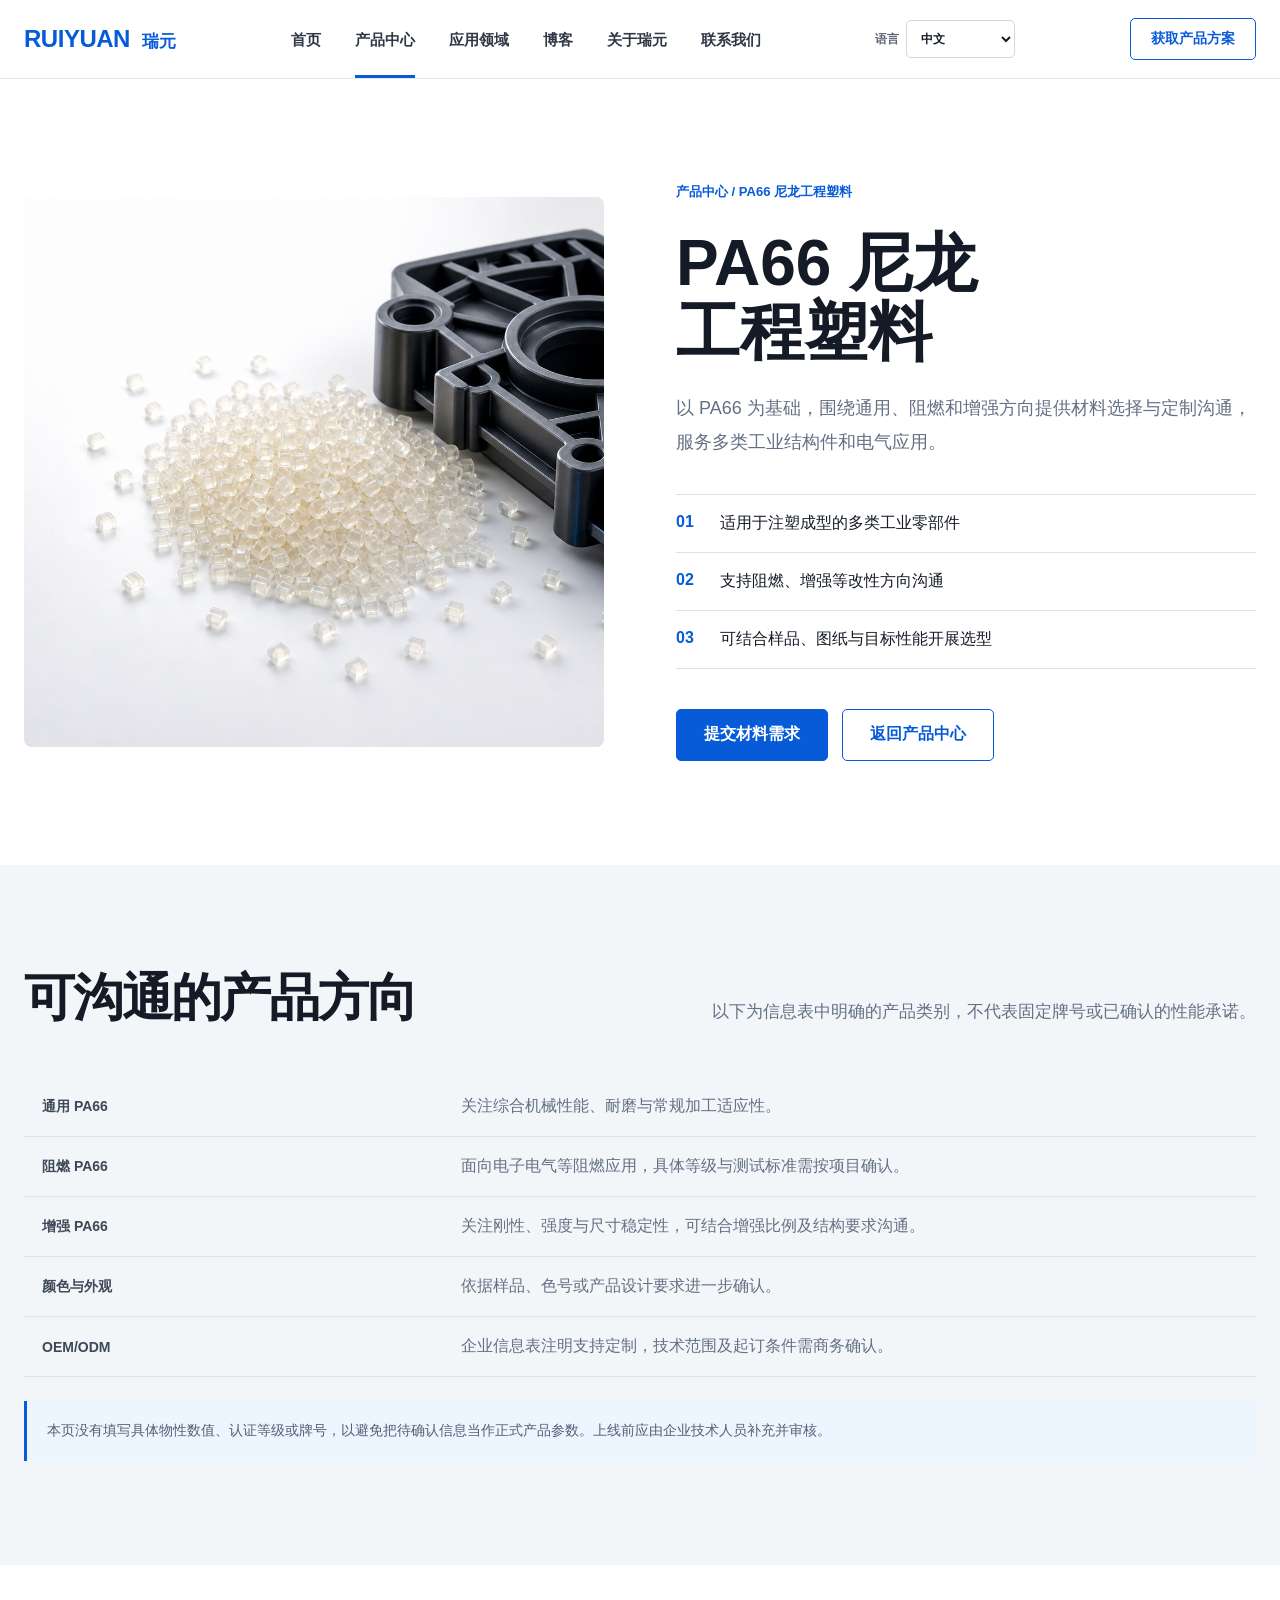
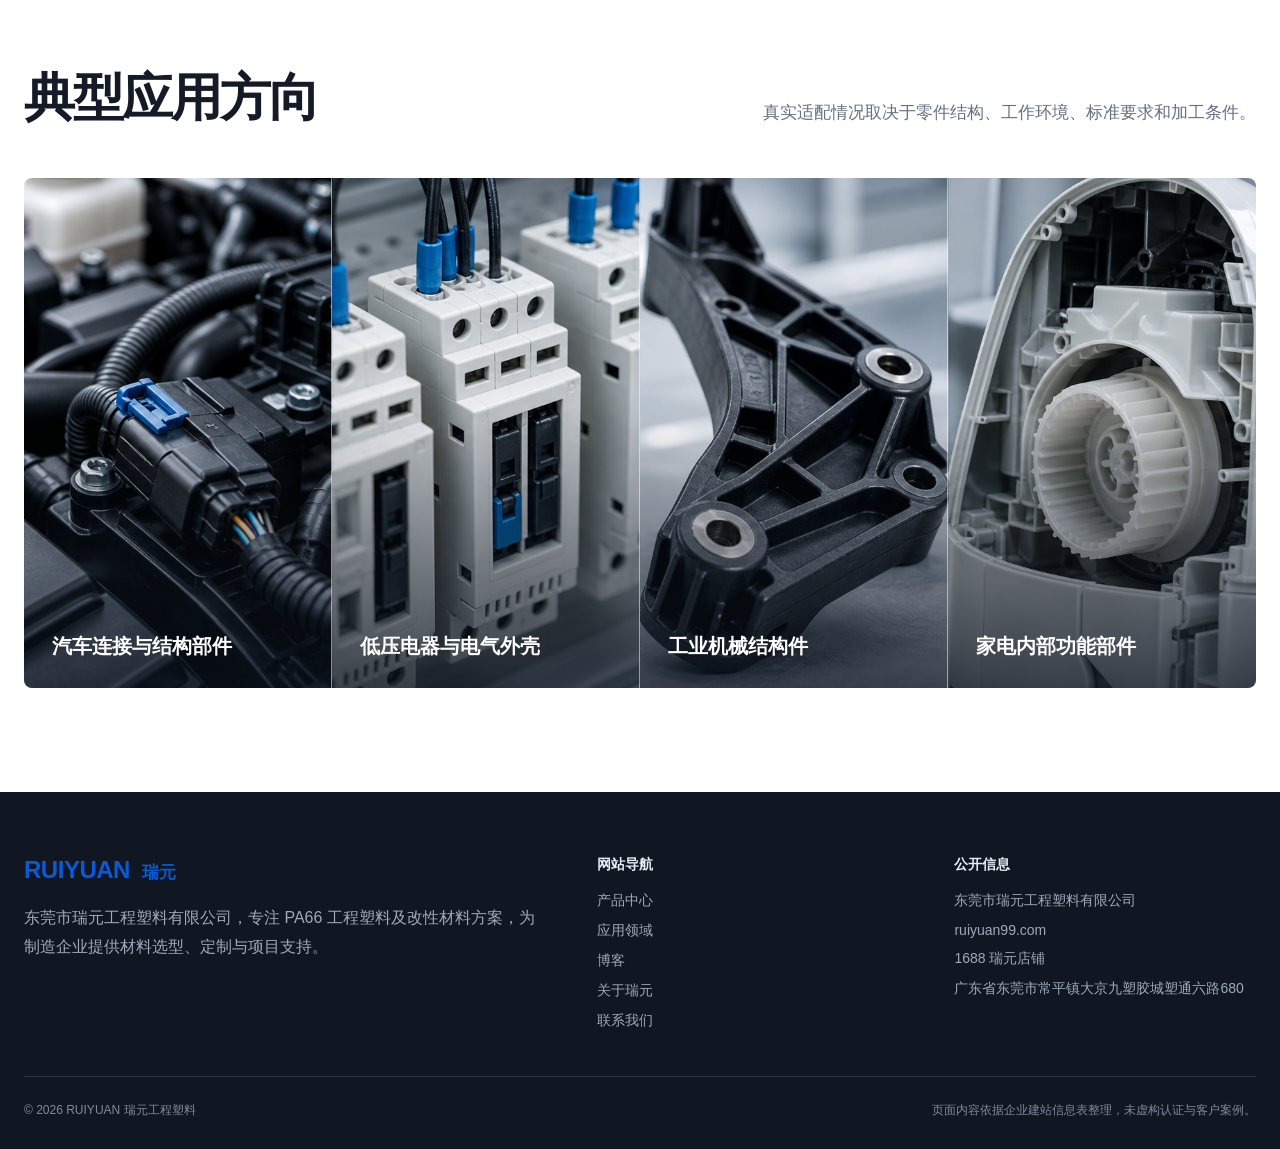
<file: product-pa66.html>
<!doctype html>
<html lang="zh-CN">
  <head>
    <meta charset="UTF-8" />
    <meta name="viewport" content="width=device-width, initial-scale=1.0" />
    <meta name="description" content="RUIYUAN 瑞元 PA66 尼龙工程塑料产品详情与选型说明。" />
    <title>PA66 尼龙工程塑料 | RUIYUAN 瑞元</title>
    <link rel="icon" href="data:," />
    <link rel="stylesheet" href="assets/styles.css" />
    <script src="assets/app.js" defer></script>
  </head>
  <body data-page="products">
    <div data-site-header></div>
    <main>
      <section class="section">
        <div class="container detail-grid">
          <div class="detail-media reveal">
            <img src="assets/hero-pa66.png" alt="PA66 尼龙颗粒和注塑部件" />
          </div>
          <div class="detail-copy reveal">
            <div class="breadcrumbs">产品中心 / PA66 尼龙工程塑料</div>
            <h1>PA66 尼龙<br />工程塑料</h1>
            <p class="lead">以 PA66 为基础，围绕通用、阻燃和增强方向提供材料选择与定制沟通，服务多类工业结构件和电气应用。</p>
            <div class="feature-list">
              <div><strong>01</strong><span>适用于注塑成型的多类工业零部件</span></div>
              <div><strong>02</strong><span>支持阻燃、增强等改性方向沟通</span></div>
              <div><strong>03</strong><span>可结合样品、图纸与目标性能开展选型</span></div>
            </div>
            <div class="page-actions">
              <a class="btn" href="contact.html">提交材料需求</a>
              <a class="btn btn-secondary" href="products.html">返回产品中心</a>
            </div>
          </div>
        </div>
      </section>

      <section class="section section-soft" id="flame">
        <div class="container">
          <div class="section-head reveal">
            <h2>可沟通的产品方向</h2>
            <p>以下为信息表中明确的产品类别，不代表固定牌号或已确认的性能承诺。</p>
          </div>
          <table class="data-table reveal">
            <tbody>
              <tr><th>通用 PA66</th><td>关注综合机械性能、耐磨与常规加工适应性。</td></tr>
              <tr><th>阻燃 PA66</th><td>面向电子电气等阻燃应用，具体等级与测试标准需按项目确认。</td></tr>
              <tr id="reinforced"><th>增强 PA66</th><td>关注刚性、强度与尺寸稳定性，可结合增强比例及结构要求沟通。</td></tr>
              <tr><th>颜色与外观</th><td>依据样品、色号或产品设计要求进一步确认。</td></tr>
              <tr><th>OEM/ODM</th><td>企业信息表注明支持定制，技术范围及起订条件需商务确认。</td></tr>
            </tbody>
          </table>
          <div class="notice reveal">本页没有填写具体物性数值、认证等级或牌号，以避免把待确认信息当作正式产品参数。上线前应由企业技术人员补充并审核。</div>
        </div>
      </section>

      <section class="section">
        <div class="container">
          <div class="section-head reveal">
            <h2>典型应用方向</h2>
            <p>真实适配情况取决于零件结构、工作环境、标准要求和加工条件。</p>
          </div>
          <div class="application-strip reveal">
            <div class="application-item"><span>汽车连接与结构部件</span></div>
            <div class="application-item"><span>低压电器与电气外壳</span></div>
            <div class="application-item"><span>工业机械结构件</span></div>
            <div class="application-item"><span>家电内部功能部件</span></div>
          </div>
        </div>
      </section>
    </main>
    <div data-site-footer></div>
  </body>
</html>
</file>
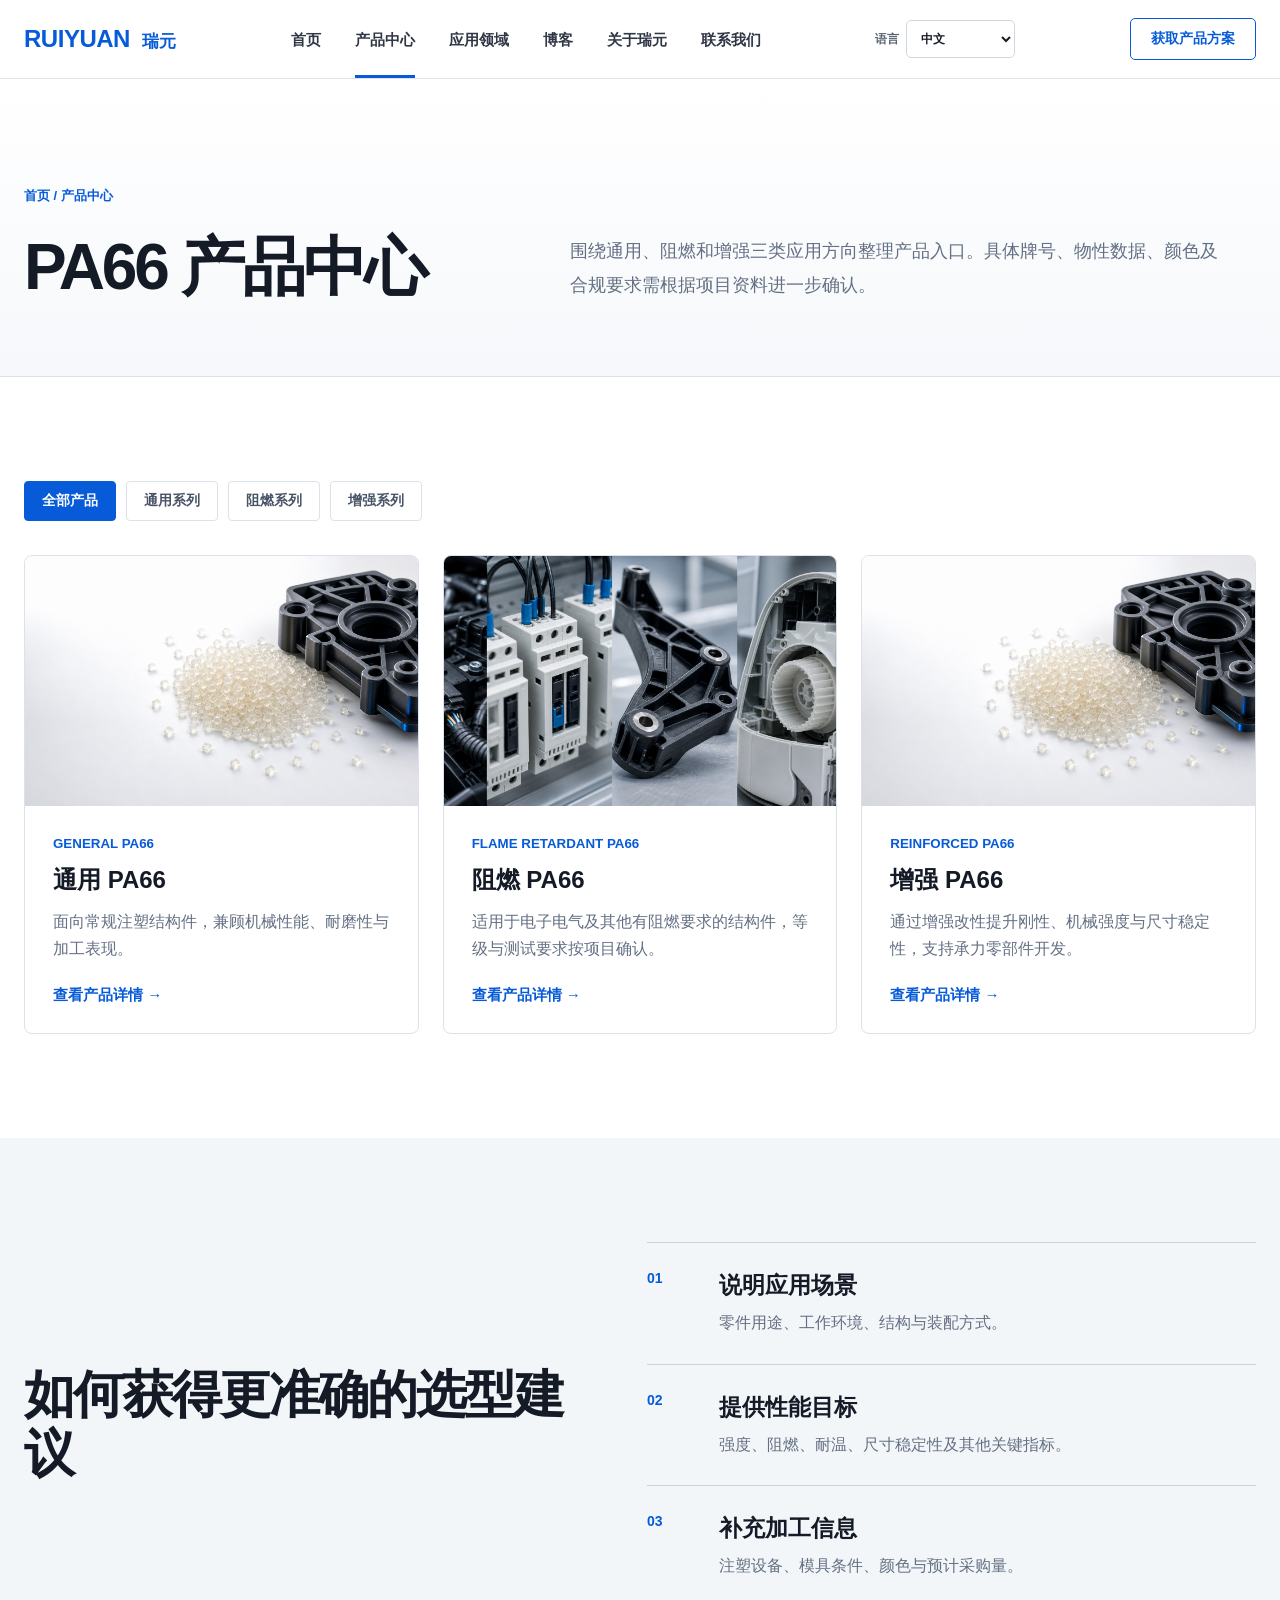
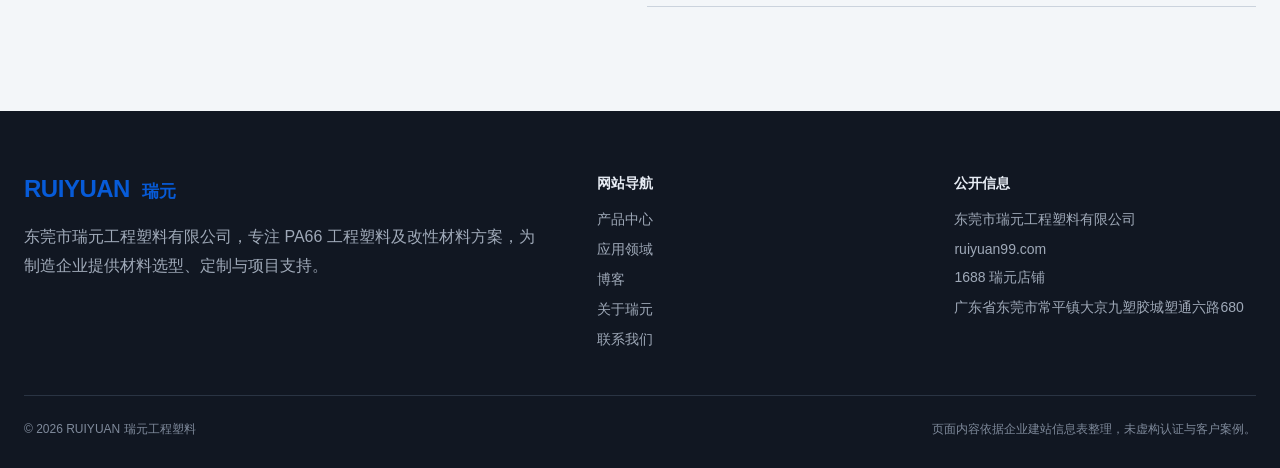
<file: products.html>
<!doctype html>
<html lang="zh-CN">
  <head>
    <meta charset="UTF-8" />
    <meta name="viewport" content="width=device-width, initial-scale=1.0" />
    <meta name="description" content="RUIYUAN 瑞元 PA66 产品中心，包含通用、阻燃与增强 PA66 工程塑料方向。" />
    <title>产品中心 | RUIYUAN 瑞元</title>
    <link rel="icon" href="data:," />
    <link rel="stylesheet" href="assets/styles.css" />
    <script src="assets/app.js" defer></script>
  </head>
  <body data-page="products">
    <div data-site-header></div>
    <main>
      <section class="page-hero">
        <div class="container page-hero-grid">
          <div>
            <div class="breadcrumbs">首页 / 产品中心</div>
            <h1>PA66 产品中心</h1>
          </div>
          <p>围绕通用、阻燃和增强三类应用方向整理产品入口。具体牌号、物性数据、颜色及合规要求需根据项目资料进一步确认。</p>
        </div>
      </section>

      <section class="section">
        <div class="container">
          <div class="filter-bar" aria-label="产品筛选">
            <button class="filter-btn active" data-filter="all">全部产品</button>
            <button class="filter-btn" data-filter="general">通用系列</button>
            <button class="filter-btn" data-filter="flame">阻燃系列</button>
            <button class="filter-btn" data-filter="reinforced">增强系列</button>
          </div>
          <div class="catalog-grid">
            <article class="catalog-card reveal" data-category="general">
              <div class="catalog-image"><img src="assets/hero-pa66.png" alt="通用 PA66 材料" /></div>
              <div class="catalog-body">
                <small>GENERAL PA66</small>
                <h2>通用 PA66</h2>
                <p>面向常规注塑结构件，兼顾机械性能、耐磨性与加工表现。</p>
                <a class="text-link" href="product-pa66.html">查看产品详情</a>
              </div>
            </article>
            <article class="catalog-card reveal" data-category="flame">
              <div class="catalog-image"><img src="assets/applications.png" alt="阻燃 PA66 应用" /></div>
              <div class="catalog-body">
                <small>FLAME RETARDANT PA66</small>
                <h2>阻燃 PA66</h2>
                <p>适用于电子电气及其他有阻燃要求的结构件，等级与测试要求按项目确认。</p>
                <a class="text-link" href="product-pa66.html#flame">查看产品详情</a>
              </div>
            </article>
            <article class="catalog-card reveal" data-category="reinforced">
              <div class="catalog-image"><img src="assets/hero-pa66.png" alt="增强 PA66 材料" /></div>
              <div class="catalog-body">
                <small>REINFORCED PA66</small>
                <h2>增强 PA66</h2>
                <p>通过增强改性提升刚性、机械强度与尺寸稳定性，支持承力零部件开发。</p>
                <a class="text-link" href="product-pa66.html#reinforced">查看产品详情</a>
              </div>
            </article>
          </div>
        </div>
      </section>

      <section class="section section-soft">
        <div class="container capability-grid">
          <div class="content-heading reveal">
            <h2>如何获得更准确的选型建议</h2>
          </div>
          <div class="capability-list reveal">
            <div class="capability-item"><strong>01</strong><div><h3>说明应用场景</h3><p>零件用途、工作环境、结构与装配方式。</p></div></div>
            <div class="capability-item"><strong>02</strong><div><h3>提供性能目标</h3><p>强度、阻燃、耐温、尺寸稳定性及其他关键指标。</p></div></div>
            <div class="capability-item"><strong>03</strong><div><h3>补充加工信息</h3><p>注塑设备、模具条件、颜色与预计采购量。</p></div></div>
          </div>
        </div>
      </section>
    </main>
    <div data-site-footer></div>
  </body>
</html>
</file>
<file: assets/styles.css>
:root {
  --blue: #075bd8;
  --blue-dark: #0648aa;
  --ink: #151b26;
  --muted: #647083;
  --line: #dce2ea;
  --soft: #f3f6f9;
  --white: #ffffff;
  --max: 1240px;
  --radius: 10px;
  --shadow: 0 20px 55px rgba(23, 35, 53, 0.1);
}

* {
  box-sizing: border-box;
}

html {
  scroll-behavior: smooth;
}

body {
  margin: 0;
  color: var(--ink);
  background: var(--white);
  font-family: "Microsoft YaHei", "PingFang SC", "Noto Sans CJK SC",
    "Source Han Sans SC", Arial, sans-serif;
  -webkit-font-smoothing: antialiased;
}

body.menu-open {
  overflow: hidden;
}

a {
  color: inherit;
  text-decoration: none;
}

img {
  display: block;
  max-width: 100%;
}

button,
input,
select,
textarea {
  font: inherit;
}

button,
a {
  -webkit-tap-highlight-color: transparent;
}

.container {
  width: min(calc(100% - 48px), var(--max));
  margin-inline: auto;
}

.site-header {
  position: sticky;
  z-index: 50;
  top: 0;
  border-bottom: 1px solid rgba(220, 226, 234, 0.92);
  background: rgba(255, 255, 255, 0.94);
  backdrop-filter: blur(18px);
}

.header-inner {
  min-height: 78px;
  display: flex;
  align-items: center;
  justify-content: space-between;
  gap: 28px;
}

.brand {
  display: inline-flex;
  align-items: baseline;
  gap: 12px;
  color: var(--blue);
  font-weight: 800;
  letter-spacing: -0.03em;
}

.brand strong {
  font-size: 24px;
}

.brand span {
  font-size: 17px;
  letter-spacing: 0;
}

.main-nav {
  display: flex;
  align-items: center;
  gap: 34px;
}

.main-nav a {
  position: relative;
  padding: 29px 0 27px;
  color: #303846;
  font-size: 15px;
  font-weight: 600;
}

.main-nav a::after {
  position: absolute;
  right: 0;
  bottom: -1px;
  left: 0;
  height: 3px;
  background: var(--blue);
  content: "";
  transform: scaleX(0);
  transition: transform 180ms ease;
}

.main-nav a:hover::after,
.main-nav a.active::after {
  transform: scaleX(1);
}

.nav-cta {
  display: inline-flex;
  min-height: 42px;
  align-items: center;
  justify-content: center;
  padding: 0 20px;
  border: 1px solid var(--blue);
  border-radius: 5px;
  color: var(--blue);
  font-size: 14px;
  font-weight: 700;
}

.language-switch {
  display: inline-flex;
  flex: 0 0 auto;
  align-items: center;
  gap: 7px;
  color: #5b6573;
  font-size: 12px;
  font-weight: 700;
}

.language-switch select {
  min-height: 38px;
  padding: 0 28px 0 10px;
  border: 1px solid #cfd7e2;
  border-radius: 5px;
  outline: 0;
  background: #fff;
  color: var(--ink);
  font: inherit;
  cursor: pointer;
}

.language-switch select:focus {
  border-color: var(--blue);
  box-shadow: 0 0 0 3px rgba(22, 104, 219, 0.12);
}

.menu-toggle {
  display: none;
  width: 44px;
  height: 44px;
  padding: 10px;
  border: 0;
  background: transparent;
}

.menu-toggle span {
  display: block;
  height: 2px;
  margin: 5px 0;
  background: var(--ink);
  transition: transform 180ms ease, opacity 180ms ease;
}

.hero {
  min-height: 690px;
  display: grid;
  align-items: stretch;
  border-bottom: 1px solid var(--line);
}

.hero-grid {
  display: grid;
  grid-template-columns: minmax(420px, 0.88fr) minmax(520px, 1.12fr);
  align-items: center;
  gap: 36px;
}

.hero-copy {
  position: relative;
  z-index: 2;
  padding: 90px 0 110px;
}

.hero h1 {
  max-width: 660px;
  margin: 0;
  font-size: clamp(48px, 4.5vw, 70px);
  line-height: 1.08;
  letter-spacing: -0.055em;
}

.hero h1 em {
  color: var(--blue);
  font-style: normal;
}

.hero-rule {
  width: 64px;
  height: 4px;
  margin: 34px 0;
  background: var(--blue);
}

.hero-copy p {
  max-width: 560px;
  margin: 0;
  color: var(--muted);
  font-size: 18px;
  line-height: 1.9;
}

.hero-actions,
.page-actions {
  display: flex;
  flex-wrap: wrap;
  gap: 14px;
  margin-top: 40px;
}

.btn {
  display: inline-flex;
  min-height: 52px;
  align-items: center;
  justify-content: center;
  gap: 10px;
  padding: 0 27px;
  border: 1px solid var(--blue);
  border-radius: 5px;
  background: var(--blue);
  color: var(--white);
  font-weight: 700;
  transition: background 160ms ease, color 160ms ease, transform 160ms ease;
}

.btn:hover {
  background: var(--blue-dark);
  transform: translateY(-2px);
}

.btn-secondary {
  background: transparent;
  color: var(--blue);
}

.btn-secondary:hover {
  background: #eef5ff;
}

.hero-media {
  height: 100%;
  min-height: 690px;
}

.hero-media img {
  width: 100%;
  height: 100%;
  object-fit: cover;
  object-position: 64% center;
}

.section {
  padding: 104px 0;
}

.section-soft {
  background: var(--soft);
}

.section-dark {
  background: var(--ink);
  color: var(--white);
}

.section-head {
  display: flex;
  align-items: end;
  justify-content: space-between;
  gap: 40px;
  margin-bottom: 50px;
}

.section-head h2,
.content-heading h2 {
  margin: 0;
  font-size: clamp(34px, 4vw, 52px);
  line-height: 1.15;
  letter-spacing: -0.04em;
}

.section-head p,
.content-heading p {
  max-width: 620px;
  margin: 0;
  color: var(--muted);
  font-size: 17px;
  line-height: 1.8;
}

.text-link {
  color: var(--blue);
  font-size: 15px;
  font-weight: 700;
}

.text-link::after {
  content: "  →";
}

.products-grid {
  display: grid;
  grid-template-columns: repeat(3, 1fr);
  border-top: 1px solid var(--line);
  border-bottom: 1px solid var(--line);
}

.product-card {
  min-height: 520px;
  display: flex;
  flex-direction: column;
  padding: 34px;
  border-right: 1px solid var(--line);
  background: var(--white);
}

.product-card:last-child {
  border-right: 0;
}

.product-visual {
  position: relative;
  min-height: 250px;
  overflow: hidden;
  margin: 0 -10px 32px;
  border-radius: 6px;
  background: #f4f5f7;
}

.product-visual img {
  width: 100%;
  height: 100%;
  min-height: 250px;
  object-fit: cover;
}

.product-card:nth-child(1) img {
  object-position: 63% center;
}

.product-card:nth-child(2) img {
  object-position: 75% center;
  filter: saturate(0.7) contrast(1.03);
}

.product-card:nth-child(3) img {
  object-position: 88% center;
  filter: contrast(1.12);
}

.product-index {
  margin-bottom: 16px;
  color: var(--blue);
  font-size: 13px;
  font-weight: 800;
  letter-spacing: 0.08em;
}

.product-card h3 {
  margin: 0 0 14px;
  font-size: 26px;
}

.product-card p {
  min-height: 56px;
  margin: 0 0 26px;
  color: var(--muted);
  line-height: 1.75;
}

.spec-rail {
  display: flex;
  gap: 22px;
  margin-top: auto;
  padding-top: 20px;
  border-top: 1px solid var(--line);
  color: #485466;
  font-size: 13px;
}

.application-strip {
  display: grid;
  grid-template-columns: repeat(4, 1fr);
  min-height: 510px;
  overflow: hidden;
  border-radius: 8px;
  background-image: url("./applications.png");
  background-position: center;
  background-size: cover;
}

.application-item {
  display: flex;
  align-items: flex-end;
  padding: 28px;
  border-right: 1px solid rgba(255, 255, 255, 0.5);
  background: linear-gradient(180deg, transparent 45%, rgba(11, 18, 28, 0.72));
  color: var(--white);
}

.application-item:last-child {
  border-right: 0;
}

.application-item span {
  font-size: 20px;
  font-weight: 700;
}

.capability-grid {
  display: grid;
  grid-template-columns: 0.95fr 1.05fr;
  gap: 72px;
  align-items: center;
}

.capability-media {
  min-height: 510px;
  overflow: hidden;
  border-radius: 8px;
}

.capability-media img {
  width: 100%;
  height: 510px;
  object-fit: cover;
  object-position: 75% center;
}

.capability-list {
  border-top: 1px solid #cbd3dd;
}

.capability-item {
  display: grid;
  grid-template-columns: 52px 1fr;
  gap: 20px;
  padding: 27px 0;
  border-bottom: 1px solid #cbd3dd;
}

.capability-item strong {
  color: var(--blue);
  font-size: 14px;
}

.capability-item h3 {
  margin: 0 0 8px;
  font-size: 23px;
}

.capability-item p {
  margin: 0;
  color: var(--muted);
  line-height: 1.7;
}

.faq-grid {
  display: grid;
  grid-template-columns: 0.72fr 1.28fr;
  gap: 80px;
}

.faq-intro p {
  color: var(--muted);
  line-height: 1.8;
}

.faq-list {
  border-top: 1px solid var(--line);
}

.faq-item {
  border-bottom: 1px solid var(--line);
}

.faq-question {
  width: 100%;
  display: flex;
  align-items: center;
  justify-content: space-between;
  gap: 24px;
  padding: 25px 0;
  border: 0;
  background: transparent;
  color: var(--ink);
  cursor: pointer;
  text-align: left;
  font-size: 18px;
  font-weight: 700;
}

.faq-plus {
  position: relative;
  flex: 0 0 20px;
  width: 20px;
  height: 20px;
}

.faq-plus::before,
.faq-plus::after {
  position: absolute;
  top: 9px;
  left: 2px;
  width: 16px;
  height: 2px;
  background: var(--blue);
  content: "";
  transition: transform 180ms ease;
}

.faq-plus::after {
  transform: rotate(90deg);
}

.faq-item.open .faq-plus::after {
  transform: rotate(0);
}

.faq-answer {
  max-height: 0;
  overflow: hidden;
  color: var(--muted);
  line-height: 1.8;
  transition: max-height 240ms ease, padding 240ms ease;
}

.faq-item.open .faq-answer {
  max-height: 180px;
  padding: 0 42px 24px 0;
}

.inquiry {
  padding: 88px 0;
  background: var(--blue);
  color: var(--white);
}

.inquiry-grid {
  display: grid;
  grid-template-columns: 0.78fr 1.22fr;
  gap: 76px;
  align-items: start;
}

.inquiry-copy h2 {
  margin: 0 0 24px;
  font-size: clamp(38px, 4.4vw, 58px);
  line-height: 1.12;
  letter-spacing: -0.04em;
}

.inquiry-copy p {
  max-width: 500px;
  margin: 0;
  color: rgba(255, 255, 255, 0.78);
  font-size: 17px;
  line-height: 1.85;
}

.inquiry-note {
  margin-top: 48px;
  padding-top: 22px;
  border-top: 1px solid rgba(255, 255, 255, 0.28);
  color: rgba(255, 255, 255, 0.82);
  font-size: 14px;
  line-height: 1.7;
}

.inquiry-form {
  padding: 42px;
  border-radius: 8px;
  background: var(--white);
  color: var(--ink);
  box-shadow: var(--shadow);
}

.inquiry-form-premium {
  position: relative;
  border: 1px solid #d9e1eb;
  box-shadow: 0 28px 70px rgba(23, 35, 53, 0.12);
}

.form-heading {
  display: flex;
  align-items: end;
  justify-content: space-between;
  gap: 24px;
  margin-bottom: 32px;
  padding-bottom: 24px;
  border-bottom: 1px solid var(--line);
}

.form-heading span {
  color: var(--blue);
  font-size: 11px;
  font-weight: 800;
  letter-spacing: 0.14em;
}

.form-heading h2 {
  margin: 8px 0 0;
  font-size: 29px;
  line-height: 1.2;
}

.form-heading p {
  flex: 0 0 auto;
  margin: 0;
  color: var(--muted);
  font-size: 12px;
}

.form-heading p strong,
.required-mark,
.consent-row strong {
  color: #d92d20;
}

.form-grid {
  display: grid;
  grid-template-columns: repeat(2, 1fr);
  gap: 22px;
}

.field {
  display: flex;
  flex-direction: column;
  gap: 9px;
}

.field-full {
  grid-column: 1 / -1;
}

.field label {
  color: #3e4857;
  font-size: 13px;
  font-weight: 700;
}

.field-hint,
.field-meta {
  color: #7c8797;
  font-size: 11px;
  line-height: 1.5;
}

.field-meta {
  display: flex;
  justify-content: space-between;
  gap: 14px;
}

.field-error {
  min-height: 17px;
  color: #c5221f;
  font-size: 11px;
  line-height: 1.45;
}

.field input,
.field select,
.field textarea {
  width: 100%;
  min-height: 48px;
  padding: 12px 14px;
  border: 1px solid #ccd5e0;
  border-radius: 4px;
  outline: 0;
  background: var(--white);
  color: var(--ink);
  transition: border 160ms ease, box-shadow 160ms ease;
}

.field input::placeholder,
.field textarea::placeholder {
  color: #a3adba;
}

.field.has-error input,
.field.has-error select,
.field.has-error textarea {
  border-color: #d92d20;
  background: #fffafa;
}

.field.has-valid input,
.field.has-valid select,
.field.has-valid textarea {
  border-color: #48a868;
}

.field textarea {
  min-height: 132px;
  resize: vertical;
}

.field input:focus,
.field select:focus,
.field textarea:focus {
  border-color: var(--blue);
  box-shadow: 0 0 0 3px rgba(7, 91, 216, 0.12);
}

.form-submit {
  width: 100%;
  margin-top: 22px;
  border: 0;
  cursor: pointer;
}

.form-submit[disabled] {
  cursor: wait;
  opacity: 0.76;
  transform: none;
}

.submit-spinner {
  display: none;
  width: 17px;
  height: 17px;
  border: 2px solid rgba(255, 255, 255, 0.4);
  border-top-color: var(--white);
  border-radius: 50%;
  animation: spin 700ms linear infinite;
}

.form-submit.is-loading .submit-spinner {
  display: block;
}

@keyframes spin {
  to {
    transform: rotate(360deg);
  }
}

.form-status {
  min-height: 0;
  margin: 16px 0 0;
  padding: 0;
  border-radius: 5px;
  font-size: 14px;
  line-height: 1.6;
}

.form-status:not(:empty) {
  min-height: 48px;
  padding: 12px 14px;
}

.form-status.is-success {
  border: 1px solid #a9d8b7;
  background: #effaf2;
  color: #176a3a;
}

.form-status.is-error {
  border: 1px solid #f1b7b3;
  background: #fff3f2;
  color: #a81b16;
}

.form-status.is-info {
  border: 1px solid #b8d3f8;
  background: #eff6ff;
  color: #174f9d;
}

.consent-row {
  display: flex;
  align-items: flex-start;
  gap: 10px;
  margin-top: 24px;
  color: #586477;
  cursor: pointer;
  font-size: 12px;
  line-height: 1.6;
}

.consent-row input {
  width: 16px;
  height: 16px;
  flex: 0 0 auto;
  margin-top: 2px;
  accent-color: var(--blue);
}

.consent-error {
  display: block;
  margin-top: 5px;
}

.form-security {
  margin: 14px 0 0;
  color: #8a94a2;
  font-size: 11px;
  line-height: 1.6;
  text-align: center;
}

.honeypot {
  position: absolute !important;
  width: 1px !important;
  height: 1px !important;
  overflow: hidden !important;
  clip: rect(0, 0, 0, 0) !important;
  white-space: nowrap !important;
}

.site-footer {
  padding: 64px 0 30px;
  background: #111722;
  color: var(--white);
}

.footer-grid {
  display: grid;
  grid-template-columns: 1.2fr 0.7fr 0.7fr;
  gap: 56px;
  padding-bottom: 46px;
}

.footer-brand p {
  max-width: 520px;
  margin: 20px 0 0;
  color: #9fa9b8;
  line-height: 1.8;
}

.footer-heading {
  margin: 0 0 18px;
  color: #e8edf5;
  font-size: 14px;
}

.footer-links {
  display: grid;
  gap: 12px;
}

.footer-links a,
.footer-links span {
  color: #9fa9b8;
  font-size: 14px;
}

.footer-links a:hover {
  color: var(--white);
}

.footer-bottom {
  display: flex;
  justify-content: space-between;
  gap: 24px;
  padding-top: 25px;
  border-top: 1px solid #2a3443;
  color: #7f8a9b;
  font-size: 12px;
}

.page-hero {
  padding: 108px 0 74px;
  border-bottom: 1px solid var(--line);
  background: linear-gradient(180deg, #fff 0%, #f6f8fb 100%);
}

.page-hero-grid {
  display: grid;
  grid-template-columns: 0.82fr 1.18fr;
  gap: 70px;
  align-items: end;
}

.page-hero h1 {
  margin: 0;
  font-size: clamp(46px, 5vw, 70px);
  line-height: 1.08;
  letter-spacing: -0.05em;
}

.page-hero p {
  max-width: 650px;
  margin: 0;
  color: var(--muted);
  font-size: 18px;
  line-height: 1.9;
}

.breadcrumbs {
  margin-bottom: 28px;
  color: var(--blue);
  font-size: 13px;
  font-weight: 700;
}

.filter-bar {
  display: flex;
  flex-wrap: wrap;
  gap: 10px;
  margin-bottom: 34px;
}

.filter-btn {
  padding: 10px 17px;
  border: 1px solid var(--line);
  border-radius: 4px;
  background: var(--white);
  color: #485466;
  cursor: pointer;
  font-size: 14px;
  font-weight: 700;
}

.filter-btn.active,
.filter-btn:hover {
  border-color: var(--blue);
  background: var(--blue);
  color: var(--white);
}

.catalog-grid {
  display: grid;
  grid-template-columns: repeat(3, 1fr);
  gap: 24px;
}

.catalog-card {
  overflow: hidden;
  border: 1px solid var(--line);
  border-radius: 8px;
  background: var(--white);
  transition: transform 180ms ease, box-shadow 180ms ease;
}

.catalog-card:hover {
  box-shadow: var(--shadow);
  transform: translateY(-4px);
}

.catalog-card[hidden] {
  display: none;
}

.catalog-image {
  height: 250px;
  overflow: hidden;
  background: var(--soft);
}

.catalog-image img {
  width: 100%;
  height: 100%;
  object-fit: cover;
}

.catalog-card:nth-child(2) .catalog-image img {
  object-position: 76% center;
}

.catalog-card:nth-child(3) .catalog-image img {
  object-position: 91% center;
}

.catalog-body {
  padding: 28px;
}

.catalog-body small {
  color: var(--blue);
  font-weight: 800;
}

.catalog-body h2,
.catalog-body h3 {
  margin: 12px 0;
  font-size: 24px;
}

.catalog-body p {
  margin: 0 0 24px;
  color: var(--muted);
  line-height: 1.7;
}

.detail-grid {
  display: grid;
  grid-template-columns: 1fr 1fr;
  gap: 72px;
  align-items: center;
}

.detail-media {
  min-height: 550px;
  overflow: hidden;
  border-radius: 8px;
  background: var(--soft);
}

.detail-media img {
  width: 100%;
  height: 550px;
  object-fit: cover;
  object-position: 72% center;
}

.detail-copy h1 {
  margin: 0;
  font-size: clamp(44px, 5vw, 68px);
  line-height: 1.08;
}

.detail-copy .lead {
  margin: 24px 0 0;
  color: var(--muted);
  font-size: 18px;
  line-height: 1.9;
}

.feature-list {
  display: grid;
  gap: 0;
  margin: 34px 0 0;
  border-top: 1px solid var(--line);
}

.feature-list div {
  display: grid;
  grid-template-columns: 30px 1fr;
  gap: 14px;
  padding: 18px 0;
  border-bottom: 1px solid var(--line);
}

.feature-list strong {
  color: var(--blue);
}

.data-table {
  width: 100%;
  border-collapse: collapse;
}

.data-table th,
.data-table td {
  padding: 19px 18px;
  border-bottom: 1px solid var(--line);
  text-align: left;
}

.data-table th {
  width: 34%;
  color: #3e4857;
  font-size: 14px;
}

.data-table td {
  color: var(--muted);
}

.notice {
  margin-top: 24px;
  padding: 18px 20px;
  border-left: 3px solid var(--blue);
  background: #edf5ff;
  color: #536176;
  font-size: 14px;
  line-height: 1.7;
}

.timeline {
  display: grid;
  grid-template-columns: repeat(4, 1fr);
  border-top: 1px solid var(--line);
}

.timeline-item {
  padding: 30px 28px 30px 0;
  border-right: 1px solid var(--line);
}

.timeline-item + .timeline-item {
  padding-left: 28px;
}

.timeline-item:last-child {
  border-right: 0;
}

.timeline-item strong {
  display: block;
  margin-bottom: 16px;
  color: var(--blue);
  font-size: 32px;
}

.timeline-item p {
  margin: 0;
  color: var(--muted);
  line-height: 1.7;
}

.value-grid {
  display: grid;
  grid-template-columns: repeat(3, 1fr);
  gap: 24px;
}

.value-item {
  min-height: 260px;
  padding: 36px;
  border-top: 3px solid var(--blue);
  background: var(--white);
}

.value-item h3 {
  margin: 0 0 16px;
  font-size: 25px;
}

.value-item p {
  margin: 0;
  color: var(--muted);
  line-height: 1.8;
}

.contact-info {
  display: grid;
  gap: 0;
  border-top: 1px solid var(--line);
}

.contact-row {
  display: grid;
  grid-template-columns: 170px 1fr;
  gap: 24px;
  padding: 24px 0;
  border-bottom: 1px solid var(--line);
}

.contact-row strong {
  font-size: 14px;
}

.contact-row span,
.contact-row a {
  color: var(--muted);
  line-height: 1.7;
}

.map-heading {
  display: flex;
  align-items: end;
  justify-content: space-between;
  gap: 36px;
  margin-bottom: 34px;
}

.map-heading h2 {
  margin: 0 0 12px;
  font-size: clamp(34px, 4vw, 52px);
  letter-spacing: -0.04em;
}

.map-heading p {
  margin: 0;
  color: var(--muted);
  font-size: 17px;
}

.map-heading .btn {
  flex: 0 0 auto;
}

.company-map {
  position: relative;
  min-height: 560px;
  overflow: hidden;
  border: 1px solid #ccd5e0;
  border-radius: 10px;
  background: #e7edf3;
  box-shadow: 0 24px 60px rgba(23, 35, 53, 0.12);
}

.company-map iframe {
  width: 100%;
  height: 560px;
  display: block;
  border: 0;
  filter: saturate(0.78) contrast(1.03);
}

.map-card {
  position: absolute;
  z-index: 2;
  right: 28px;
  bottom: 28px;
  width: min(430px, calc(100% - 56px));
  display: grid;
  grid-template-columns: 42px 1fr;
  gap: 16px;
  padding: 24px;
  border: 1px solid rgba(220, 226, 234, 0.92);
  border-radius: 8px;
  background: rgba(255, 255, 255, 0.96);
  box-shadow: var(--shadow);
  backdrop-filter: blur(14px);
}

.map-pin {
  position: relative;
  width: 38px;
  height: 38px;
  border-radius: 50% 50% 50% 0;
  background: var(--blue);
  transform: rotate(-45deg);
}

.map-pin::after {
  position: absolute;
  top: 11px;
  left: 11px;
  width: 16px;
  height: 16px;
  border-radius: 50%;
  background: var(--white);
  content: "";
}

.map-card strong {
  display: block;
  margin-bottom: 8px;
  font-size: 17px;
}

.map-card p {
  margin: 0 0 10px;
  color: #485466;
  line-height: 1.65;
}

.map-card small {
  display: block;
  color: var(--muted);
  line-height: 1.65;
}

.reveal {
  opacity: 0;
  transform: translateY(22px);
  transition: opacity 580ms ease, transform 580ms ease;
}

.reveal.visible {
  opacity: 1;
  transform: translateY(0);
}

.blog-hero {
  padding: 98px 0 72px;
  border-bottom: 1px solid var(--line);
}

.blog-hero h1 {
  max-width: 850px;
  margin: 0;
  font-size: clamp(46px, 5vw, 72px);
  line-height: 1.08;
  letter-spacing: -0.05em;
}

.blog-hero p {
  max-width: 720px;
  margin: 26px 0 0;
  color: var(--muted);
  font-size: 18px;
  line-height: 1.85;
}

.blog-grid {
  display: grid;
  grid-template-columns: repeat(3, 1fr);
  gap: 26px;
}

.blog-card {
  overflow: hidden;
  border: 1px solid var(--line);
  border-radius: 8px;
  background: var(--white);
  transition: transform 180ms ease, box-shadow 180ms ease;
}

.blog-card:hover {
  box-shadow: var(--shadow);
  transform: translateY(-5px);
}

.blog-card-image {
  height: 250px;
  overflow: hidden;
  background: var(--soft);
}

.blog-card-image img {
  width: 100%;
  height: 100%;
  object-fit: cover;
}

.blog-card-body {
  padding: 28px;
}

.article-meta {
  display: flex;
  flex-wrap: wrap;
  gap: 10px 22px;
  color: #788496;
  font-size: 12px;
}

.blog-card h2 {
  margin: 15px 0;
  font-size: 25px;
  line-height: 1.35;
}

.blog-card p {
  margin: 0 0 22px;
  color: var(--muted);
  line-height: 1.75;
}

.article-hero {
  padding: 76px 0 42px;
}

.article-hero-inner {
  max-width: 1050px;
  margin: 0 auto;
}

.article-hero h1 {
  max-width: 980px;
  margin: 0;
  font-size: clamp(42px, 5vw, 66px);
  line-height: 1.13;
  letter-spacing: -0.045em;
}

.article-deck {
  max-width: 820px;
  margin: 24px 0;
  color: var(--muted);
  font-size: 19px;
  line-height: 1.85;
}

.article-cover {
  width: 100%;
  max-height: 590px;
  object-fit: cover;
  margin-top: 42px;
  border-radius: 8px;
}

.article-layout {
  position: relative;
  display: grid;
  grid-template-columns: minmax(0, 760px) 250px;
  justify-content: center;
  gap: 80px;
  align-items: start;
}

.article-body {
  color: #303a49;
  font-size: 17px;
  line-height: 1.95;
}

.article-body h2 {
  margin: 64px 0 20px;
  color: var(--ink);
  font-size: 34px;
  line-height: 1.3;
  letter-spacing: -0.025em;
}

.article-body h3 {
  margin: 38px 0 12px;
  color: var(--ink);
  font-size: 23px;
  line-height: 1.4;
}

.article-body p {
  margin: 0 0 22px;
}

.article-body ul,
.article-body ol {
  margin: 0 0 26px;
  padding-left: 24px;
}

.article-body li {
  margin: 9px 0;
}

.article-body table {
  width: 100%;
  margin: 28px 0;
  border-collapse: collapse;
  font-size: 14px;
  line-height: 1.65;
}

.article-body th,
.article-body td {
  padding: 16px;
  border: 1px solid var(--line);
  vertical-align: top;
  text-align: left;
}

.article-body th {
  background: var(--soft);
  color: var(--ink);
}

.article-toc {
  position: sticky;
  top: 112px;
  padding-left: 24px;
  border-left: 2px solid var(--line);
}

.article-toc strong {
  display: block;
  margin-bottom: 16px;
  font-size: 16px;
}

.article-toc a {
  display: block;
  padding: 8px 0;
  color: var(--muted);
  font-size: 13px;
  line-height: 1.5;
}

.article-toc a:hover {
  color: var(--blue);
}

.article-cta {
  margin: 48px 0;
  padding: 32px;
  border-radius: 7px;
  background: var(--blue);
  color: var(--white);
}

.article-cta h3 {
  margin: 0 0 10px;
  color: var(--white);
  font-size: 25px;
}

.article-cta p {
  margin: 0;
  color: rgba(255, 255, 255, 0.78);
}

.article-cta-actions {
  display: flex;
  flex-wrap: wrap;
  gap: 12px;
  margin-top: 22px;
}

.article-cta .btn {
  border-color: var(--white);
  background: var(--white);
  color: var(--blue);
}

.article-cta .btn-secondary {
  background: transparent;
  color: var(--white);
}

.article-end {
  margin-top: 64px;
  padding: 44px;
  border-top: 3px solid var(--blue);
  background: var(--soft);
}

.article-end h2 {
  margin-top: 0;
}

.source-note {
  margin-top: 54px;
  padding-top: 22px;
  border-top: 1px solid var(--line);
  color: #7b8695;
  font-size: 12px;
  line-height: 1.7;
}

.modal-open {
  overflow: hidden;
}

.inquiry-modal {
  position: fixed;
  z-index: 100;
  inset: 0;
  display: grid;
  place-items: center;
  padding: 20px;
  visibility: hidden;
  opacity: 0;
  transition: opacity 180ms ease, visibility 180ms ease;
}

.inquiry-modal.open {
  visibility: visible;
  opacity: 1;
}

.modal-backdrop {
  position: absolute;
  inset: 0;
  border: 0;
  background: rgba(11, 18, 28, 0.58);
  backdrop-filter: blur(5px);
}

.modal-dialog {
  position: relative;
  z-index: 1;
  width: min(520px, 100%);
  max-height: calc(100vh - 40px);
  overflow-y: auto;
  padding: 38px;
  border-radius: 9px;
  background: var(--white);
  box-shadow: 0 35px 90px rgba(4, 13, 27, 0.3);
}

.modal-close {
  position: absolute;
  top: 14px;
  right: 16px;
  width: 36px;
  height: 36px;
  border: 0;
  background: transparent;
  color: #647083;
  cursor: pointer;
  font-size: 25px;
}

.modal-kicker {
  color: var(--blue);
  font-size: 11px;
  font-weight: 800;
  letter-spacing: 0.14em;
}

.modal-dialog h2 {
  margin: 10px 30px 12px 0;
  font-size: 29px;
  line-height: 1.28;
}

.modal-dialog > p {
  margin: 0 0 25px;
  color: var(--muted);
  line-height: 1.7;
}

.modal-form {
  display: grid;
  gap: 12px;
}

.modal-form .field {
  gap: 7px;
}

.modal-form .field-error {
  min-height: 0;
}

.modal-form textarea {
  min-height: 88px;
}

@media (prefers-reduced-motion: reduce) {
  html {
    scroll-behavior: auto;
  }

  *,
  *::before,
  *::after {
    transition-duration: 0.01ms !important;
    animation-duration: 0.01ms !important;
    animation-iteration-count: 1 !important;
  }

  .reveal {
    opacity: 1;
    transform: none;
  }
}

@media (max-width: 980px) {
  .main-nav,
  .nav-cta {
    display: none;
  }

  .menu-toggle {
    display: block;
  }

  .main-nav.open {
    position: absolute;
    z-index: 60;
    top: 100%;
    right: 0;
    left: 0;
    min-height: calc(100vh - 78px);
    display: flex;
    flex-direction: column;
    align-items: stretch;
    gap: 0;
    padding: 28px 24px;
    background: var(--white);
  }

  .main-nav.open a {
    padding: 21px 6px;
    border-bottom: 1px solid var(--line);
    font-size: 19px;
  }

  .hero-grid,
  .page-hero-grid,
  .detail-grid,
  .capability-grid,
  .faq-grid,
  .inquiry-grid {
    grid-template-columns: 1fr;
  }

  .hero {
    min-height: auto;
  }

  .hero-grid {
    gap: 0;
  }

  .hero-copy {
    padding: 76px 0 54px;
  }

  .hero-media {
    min-height: 480px;
    margin: 0 -24px;
  }

  .products-grid,
  .catalog-grid {
    grid-template-columns: 1fr 1fr;
  }

  .product-card:nth-child(2) {
    border-right: 0;
  }

  .product-card:nth-child(3) {
    grid-column: 1 / -1;
    border-top: 1px solid var(--line);
  }

  .application-strip {
    min-height: 640px;
    grid-template-columns: 1fr 1fr;
  }

  .application-item:nth-child(2) {
    border-right: 0;
  }

  .application-item:nth-child(-n + 2) {
    border-bottom: 1px solid rgba(255, 255, 255, 0.5);
  }

  .footer-grid {
    grid-template-columns: 1fr 1fr;
  }

  .footer-brand {
    grid-column: 1 / -1;
  }

  .timeline {
    grid-template-columns: 1fr 1fr;
  }

  .timeline-item:nth-child(2) {
    border-right: 0;
  }

  .timeline-item:nth-child(-n + 2) {
    border-bottom: 1px solid var(--line);
  }

  .value-grid {
    grid-template-columns: 1fr;
  }

  .map-heading {
    align-items: start;
    flex-direction: column;
  }
}

@media (max-width: 640px) {
  .container {
    width: min(calc(100% - 32px), var(--max));
  }

  .header-inner {
    min-height: 68px;
    gap: 12px;
  }

  .site-header .brand span,
  .language-switch span {
    display: none;
  }

  .language-switch select {
    width: 104px;
    min-height: 36px;
    padding-left: 8px;
  }

  .main-nav.open {
    min-height: calc(100vh - 68px);
  }

  .brand strong {
    font-size: 21px;
  }

  .brand span {
    font-size: 15px;
  }

  .hero h1,
  .page-hero h1,
  .detail-copy h1 {
    font-size: 43px;
  }

  .hero-copy p,
  .page-hero p,
  .detail-copy .lead {
    font-size: 16px;
  }

  .hero-actions,
  .page-actions {
    display: grid;
  }

  .btn {
    width: 100%;
  }

  .hero-media {
    min-height: 390px;
    margin: 0 -16px;
  }

  .section {
    padding: 76px 0;
  }

  .section-head {
    display: block;
    margin-bottom: 34px;
  }

  .section-head p,
  .section-head .text-link {
    display: block;
    margin-top: 18px;
  }

  .products-grid,
  .catalog-grid {
    grid-template-columns: 1fr;
  }

  .product-card,
  .product-card:nth-child(2) {
    min-height: auto;
    border-right: 0;
    border-bottom: 1px solid var(--line);
  }

  .product-card:nth-child(3) {
    grid-column: auto;
    border-top: 0;
  }

  .application-strip {
    min-height: 840px;
    grid-template-columns: 1fr;
    background-position: 51% center;
  }

  .application-item,
  .application-item:nth-child(2) {
    border-right: 0;
    border-bottom: 1px solid rgba(255, 255, 255, 0.5);
  }

  .application-item:last-child {
    border-bottom: 0;
  }

  .capability-media,
  .capability-media img,
  .detail-media,
  .detail-media img {
    height: 390px;
    min-height: 390px;
  }

  .faq-grid,
  .capability-grid {
    gap: 46px;
  }

  .inquiry-form {
    padding: 26px 20px;
  }

  .form-heading {
    display: block;
  }

  .form-heading p {
    margin-top: 12px;
  }

  .form-grid {
    grid-template-columns: 1fr;
  }

  .field-full {
    grid-column: auto;
  }

  .footer-grid {
    grid-template-columns: 1fr;
  }

  .footer-brand {
    grid-column: auto;
  }

  .footer-bottom {
    flex-direction: column;
  }

  .page-hero {
    padding: 72px 0 58px;
  }

  .page-hero-grid {
    gap: 28px;
  }

  .timeline {
    grid-template-columns: 1fr;
  }

  .timeline-item,
  .timeline-item + .timeline-item {
    padding: 24px 0;
    border-right: 0;
    border-bottom: 1px solid var(--line);
  }

  .contact-row {
    grid-template-columns: 1fr;
    gap: 8px;
  }

  .map-heading .btn {
    width: 100%;
  }

  .company-map,
  .company-map iframe {
    min-height: 520px;
    height: 520px;
  }

  .map-card {
    right: 16px;
    bottom: 16px;
    width: calc(100% - 32px);
    grid-template-columns: 32px 1fr;
    gap: 12px;
    padding: 18px;
  }

  .map-pin {
    width: 30px;
    height: 30px;
  }

  .map-pin::after {
    top: 9px;
    left: 9px;
    width: 12px;
    height: 12px;
  }
}

@media (max-width: 980px) {
  .blog-grid {
    grid-template-columns: 1fr 1fr;
  }

  .article-layout {
    grid-template-columns: minmax(0, 760px);
  }

  .article-toc {
    display: none;
  }
}

@media (max-width: 640px) {
  .blog-hero {
    padding: 70px 0 54px;
  }

  .blog-hero h1,
  .article-hero h1 {
    font-size: 39px;
  }

  .blog-hero p,
  .article-deck {
    font-size: 16px;
  }

  .blog-grid {
    grid-template-columns: 1fr;
  }

  .article-hero {
    padding-top: 58px;
  }

  .article-cover {
    min-height: 240px;
    margin-top: 30px;
  }

  .article-body {
    font-size: 16px;
  }

  .article-body h2 {
    margin-top: 48px;
    font-size: 29px;
  }

  .article-body table {
    display: block;
    overflow-x: auto;
  }

  .article-cta,
  .article-end {
    padding: 26px 20px;
  }

  .article-cta-actions {
    display: grid;
  }

  .modal-dialog {
    padding: 32px 22px 24px;
  }
}
</file>
